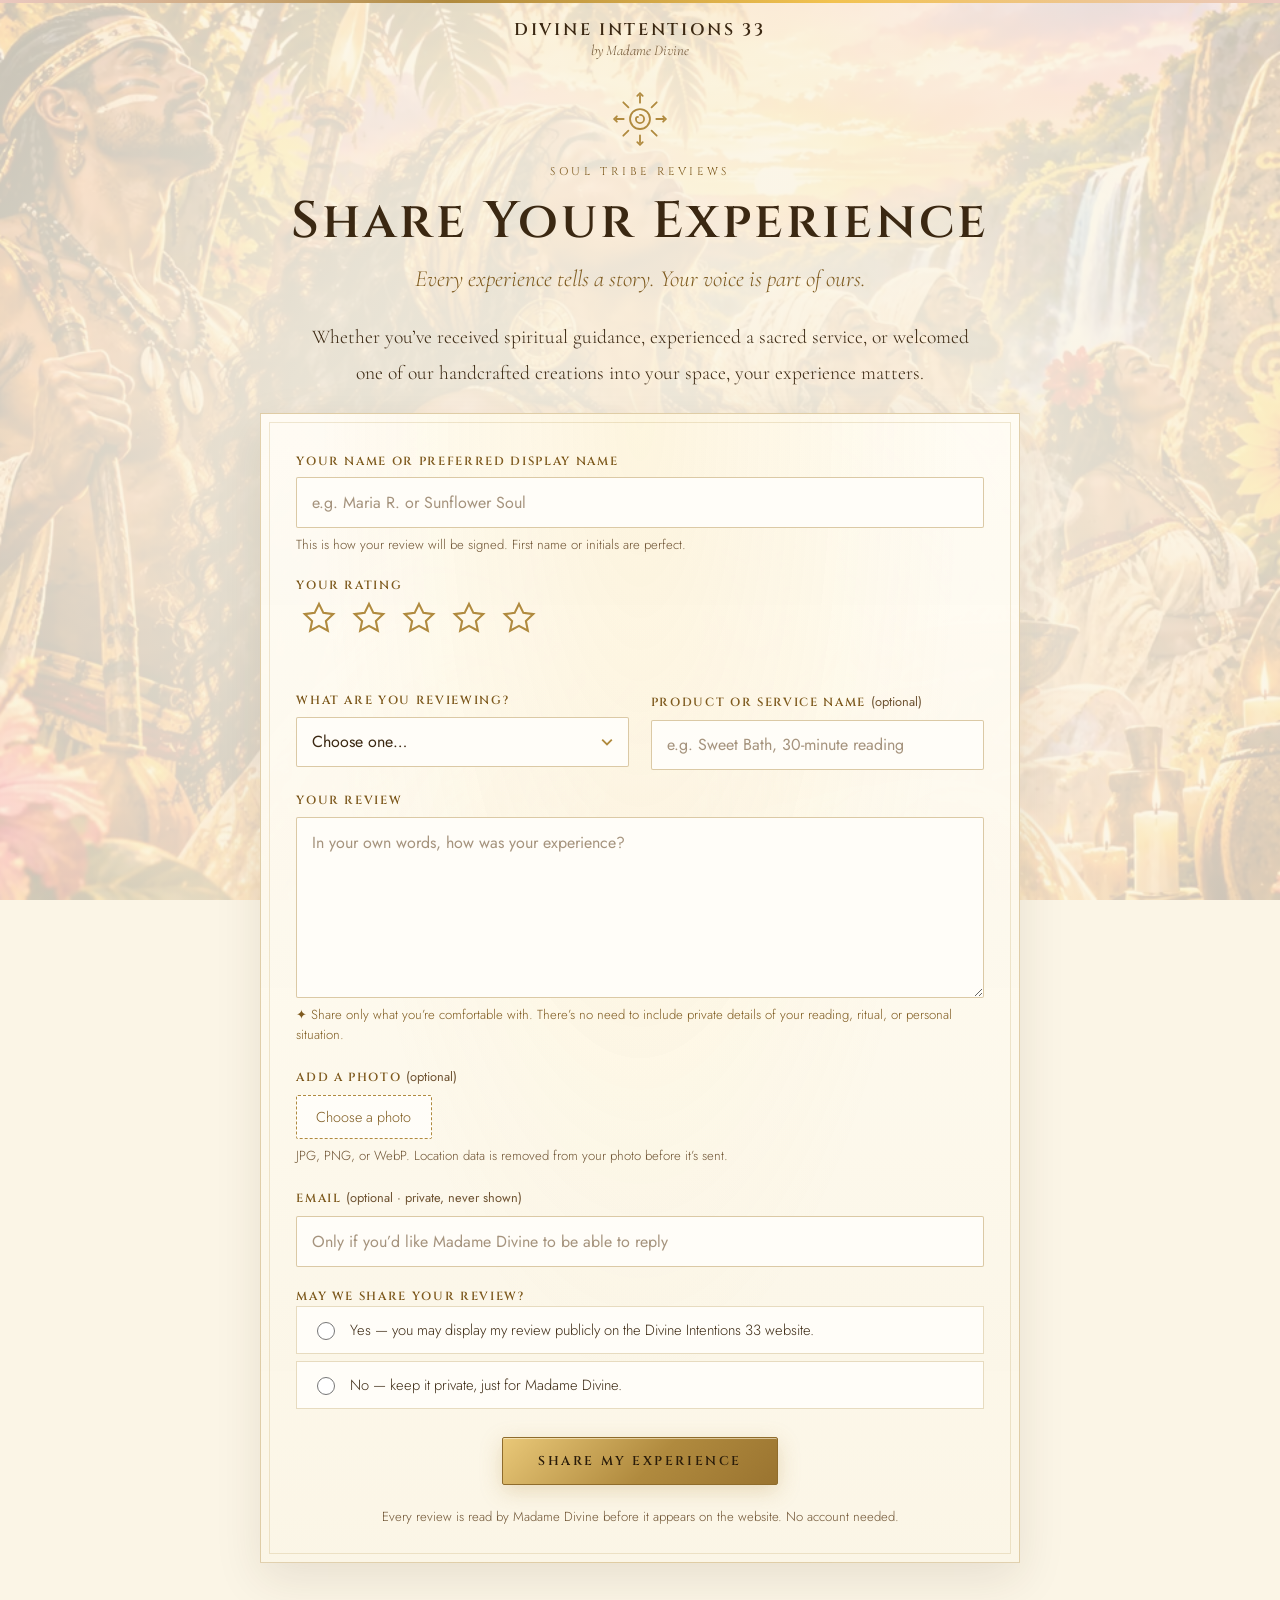
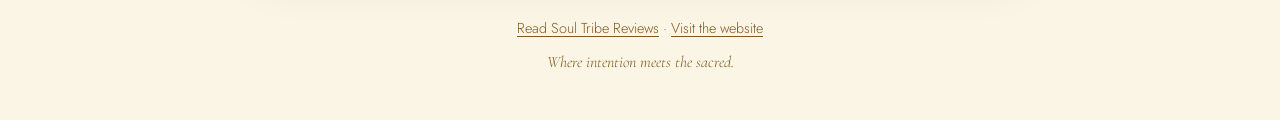
<file: leave-a-review/index.html>
<!DOCTYPE html>
<html lang="en">
<head>
<meta charset="UTF-8">
<meta name="viewport" content="width=device-width, initial-scale=1.0">
<!-- Permanent QR-code destination for printed review cards. Keep this folder name ("leave-a-review") forever. -->
<title>Leave a Review — Soul Tribe Reviews · Divine Intentions 33</title>
<meta name="description" content="Share your experience with Divine Intentions 33 by Madame Divine. Every experience tells a story. Your voice is part of ours.">
<meta name="theme-color" content="#FBF5E6">
<link rel="preconnect" href="https://fonts.googleapis.com">
<link rel="preconnect" href="https://fonts.gstatic.com" crossorigin>
<link href="https://fonts.googleapis.com/css2?family=Cormorant+Garamond:ital,wght@0,400;0,600;1,400&family=Cinzel:wght@400;600&family=Jost:wght@300;400;500&display=swap" rel="stylesheet">
<link rel="stylesheet" href="../sanctuary.css">
<link rel="stylesheet" href="../reviews.css">
<style>
  *, *::before, *::after { box-sizing: border-box; }
  body { margin: 0; font-family: 'Jost', sans-serif; font-weight: 300; color: #3B2812; }
  body::before {
    content: ''; position: fixed; top: 0; left: 0; right: 0; height: 3px; z-index: 5;
    background: linear-gradient(90deg, #EBC9C0, #B08A3E 35%, #F2C24F 65%, #EBC9C0);
  }
  .st-landing .st-section { padding-top: 0; padding-bottom: 1.5rem; }
</style>
</head>
<body class="st-sanctuary">
<div class="st-landing st-scope">
  <header class="st-landing-header">
    <a class="st-landing-logo" href="../index.html" aria-label="Divine Intentions 33 by Madame Divine — home">
      <span class="st-logo-name">DIVINE INTENTIONS 33</span>
      <span class="st-logo-by">by Madame Divine</span>
    </a>
  </header>

  <main>
    <div class="st-hero">
      <span class="st-hero-sun"><svg class="st-sun" viewBox="0 0 64 64" aria-hidden="true" focusable="false"><g fill="none" stroke="currentColor" stroke-width="2" stroke-linecap="round"><circle cx="32" cy="32" r="11"/><path d="M32 27.5a4.5 4.5 0 1 1-4.5 4.5 2.3 2.3 0 0 1 2.3-2.3"/><path d="M32 6v8M32 50v8M6 32h8M50 32h8M13.6 13.6l5.6 5.6M44.8 44.8l5.6 5.6M50.4 13.6l-5.6 5.6M19.2 44.8l-5.6 5.6"/><path d="M29 6.5l3-3 3 3M29 57.5l3 3 3-3M6.5 29l-3 3 3 3M57.5 29l3 3-3 3"/></g></svg></span>
      <p class="st-eyebrow">Soul Tribe Reviews</p>
      <h1 class="st-title">Share Your Experience</h1>
      <p class="st-subtitle">Every experience tells a story. Your voice is part of ours.</p>
      <p class="st-welcome">Whether you’ve received spiritual guidance, experienced a sacred service, or welcomed one of our handcrafted creations into your space, your experience matters.</p>
    </div>

    <div class="st-section">
      <div class="st-form-card">
        <div data-st-review-form></div>
      </div>
    </div>
  </main>

  <footer class="st-landing-foot">
    <p><a href="../index.html#reviews">Read Soul Tribe Reviews</a> · <a href="../index.html">Visit the website</a></p>
    <p class="st-tagline">Where intention meets the sacred.</p>
  </footer>
</div>
<script src="../reviews-config.js"></script>
<script src="../reviews.js"></script>
</body>
</html>
</file>
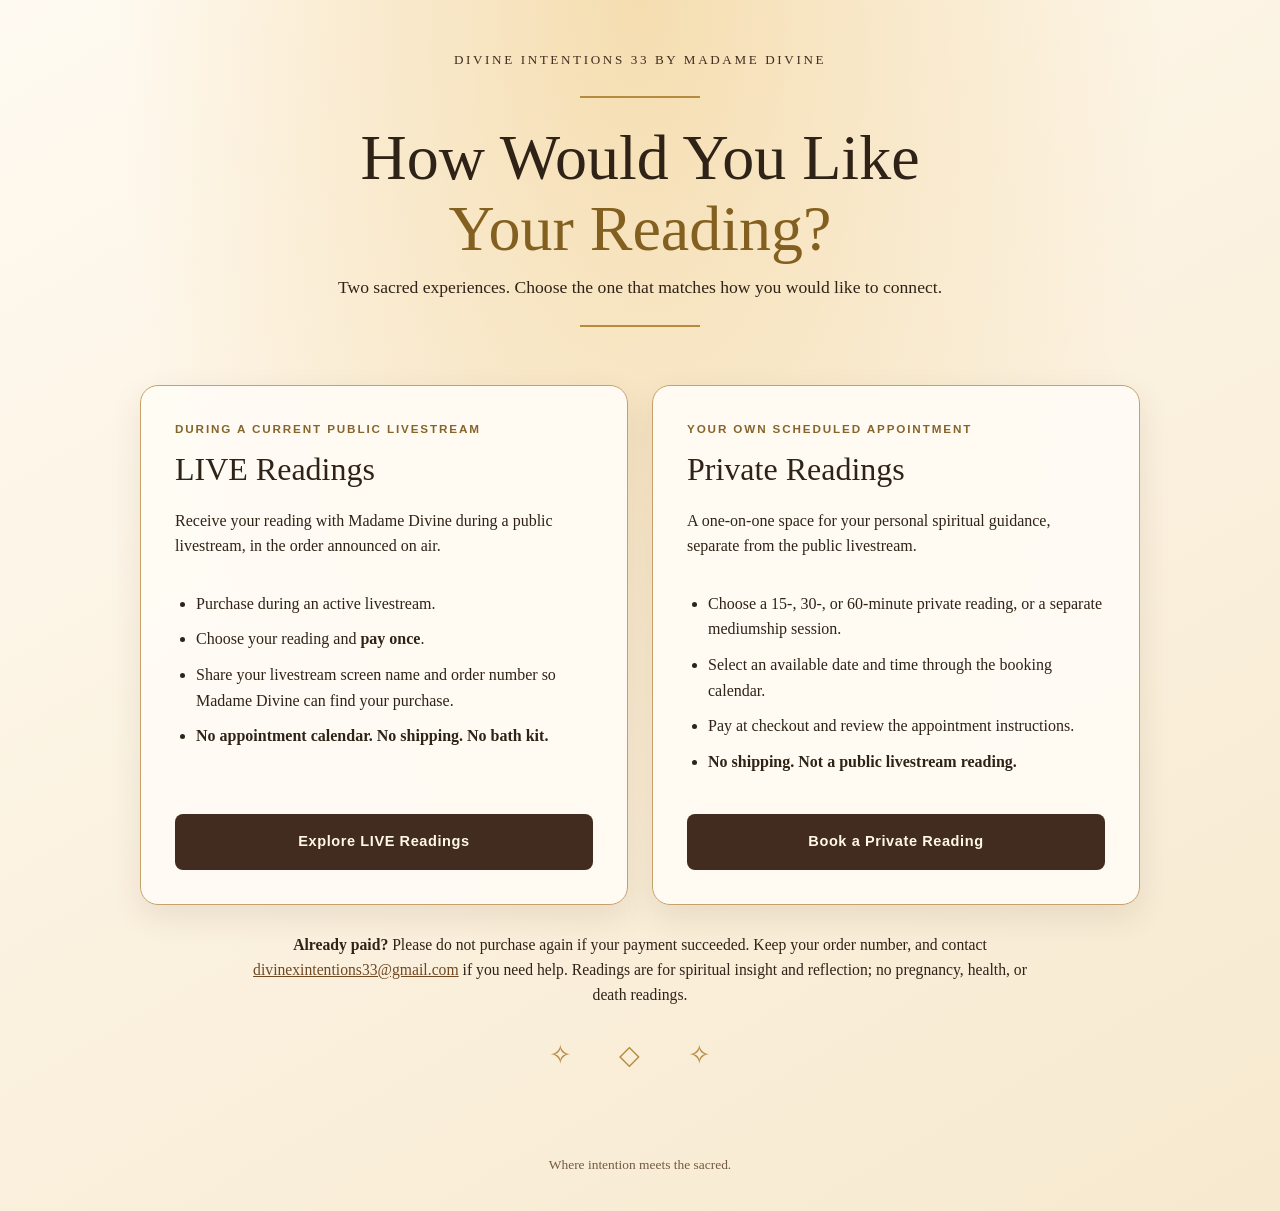
<file: choose-your-reading.html>
<!doctype html>
<html lang="en">
<head>
<meta charset="utf-8"><meta name="viewport" content="width=device-width,initial-scale=1">
<title>Choose Your Reading | Divine Intentions 33 by Madame Divine</title>
<meta name="description" content="Choose between public livestream readings and private one-on-one readings with Madame Divine.">
<style>
:root{--ink:#2f2317;--gold:#b68b40;--cream:#fff9ed;--honey:#eacb8b;--deep:#422c20}
*{box-sizing:border-box}body{margin:0;color:var(--ink);font-family:Georgia,'Times New Roman',serif;background:radial-gradient(ellipse at 50% 0%,#f5ddb0,transparent 58%),linear-gradient(150deg,#fffaf1,#f7e9cf);line-height:1.6}
header{text-align:center;padding:46px 20px 14px}header a{color:var(--deep);text-decoration:none;font-size:.82rem;letter-spacing:.2em;text-transform:uppercase}h1{font-size:clamp(2.1rem,6vw,4rem);line-height:1.12;font-weight:500;margin:24px auto 8px}header p{font-size:1.1rem;margin:0 auto;max-width:650px}
.gold{color:#836020}.rule{width:120px;height:2px;background:var(--gold);margin:24px auto}
main{max-width:1040px;margin:20px auto 64px;padding:0 20px}.cards{display:grid;grid-template-columns:repeat(2,minmax(0,1fr));gap:24px}
article{background:rgba(255,252,245,.96);border:1px solid #c6a16a;border-radius:18px;padding:34px;box-shadow:0 12px 32px rgba(74,47,19,.10);display:flex;flex-direction:column}
.eyebrow{font-family:Arial,sans-serif;text-transform:uppercase;letter-spacing:.16em;font-size:.73rem;color:#86652c;font-weight:bold}h2{font-size:2rem;font-weight:500;line-height:1.15;margin:12px 0}article p{margin:8px 0 12px}ul{padding-left:21px;margin:10px 0 30px;flex-grow:1}li{margin:10px 0}a.cta{display:block;text-align:center;background:var(--deep);color:#fff8e9;padding:16px 18px;border-radius:8px;text-decoration:none;font-family:Arial,sans-serif;font-size:.91rem;font-weight:bold;letter-spacing:.04em}a.cta:hover,a.cta:focus{background:#6b4527;outline:2px solid var(--gold);outline-offset:2px}
.note{margin:27px auto 0;max-width:800px;text-align:center;font-size:.98rem}.note a{color:#704820}.ornament{text-align:center;letter-spacing:.75em;font-size:1.7rem;color:var(--gold)}footer{text-align:center;padding:12px 20px 36px;color:#735a40;font-size:.84rem}
@media(max-width:720px){.cards{grid-template-columns:1fr}article{padding:26px}header{padding-top:28px}main{margin-top:10px}h2{font-size:1.8rem}}
</style>
</head>
<body>
<header><a href="./index.html">Divine Intentions 33 by Madame Divine</a><div class="rule"></div><h1>How Would You Like<br><span class="gold">Your Reading?</span></h1><p>Two sacred experiences. Choose the one that matches how you would like to connect.</p><div class="rule"></div></header>
<main><div class="cards">
<article><div class="eyebrow">During a current public livestream</div><h2>LIVE Readings</h2><p>Receive your reading with Madame Divine during a public livestream, in the order announced on air.</p><ul><li>Purchase during an active livestream.</li><li>Choose your reading and <strong>pay once</strong>.</li><li>Share your livestream screen name and order number so Madame Divine can find your purchase.</li><li><strong>No appointment calendar. No shipping. No bath kit.</strong></li></ul><a class="cta" href="https://shopdivineintentions33.myshopify.com/collections/live-stream-readings">Explore LIVE Readings</a></article>
<article><div class="eyebrow">Your own scheduled appointment</div><h2>Private Readings</h2><p>A one-on-one space for your personal spiritual guidance, separate from the public livestream.</p><ul><li>Choose a 15-, 30-, or 60-minute private reading, or a separate mediumship session.</li><li>Select an available date and time through the booking calendar.</li><li>Pay at checkout and review the appointment instructions.</li><li><strong>No shipping. Not a public livestream reading.</strong></li></ul><a class="cta" href="https://shopdivineintentions33.myshopify.com/collections/private-readings">Book a Private Reading</a></article>
</div>
<p class="note"><strong>Already paid?</strong> Please do not purchase again if your payment succeeded. Keep your order number, and contact <a href="mailto:divinexintentions33@gmail.com">divinexintentions33@gmail.com</a> if you need help. Readings are for spiritual insight and reflection; no pregnancy, health, or death readings.</p><p class="ornament" aria-hidden="true">✧ ◇ ✧</p></main>
<footer>Where intention meets the sacred.</footer>
</body></html>
</file>
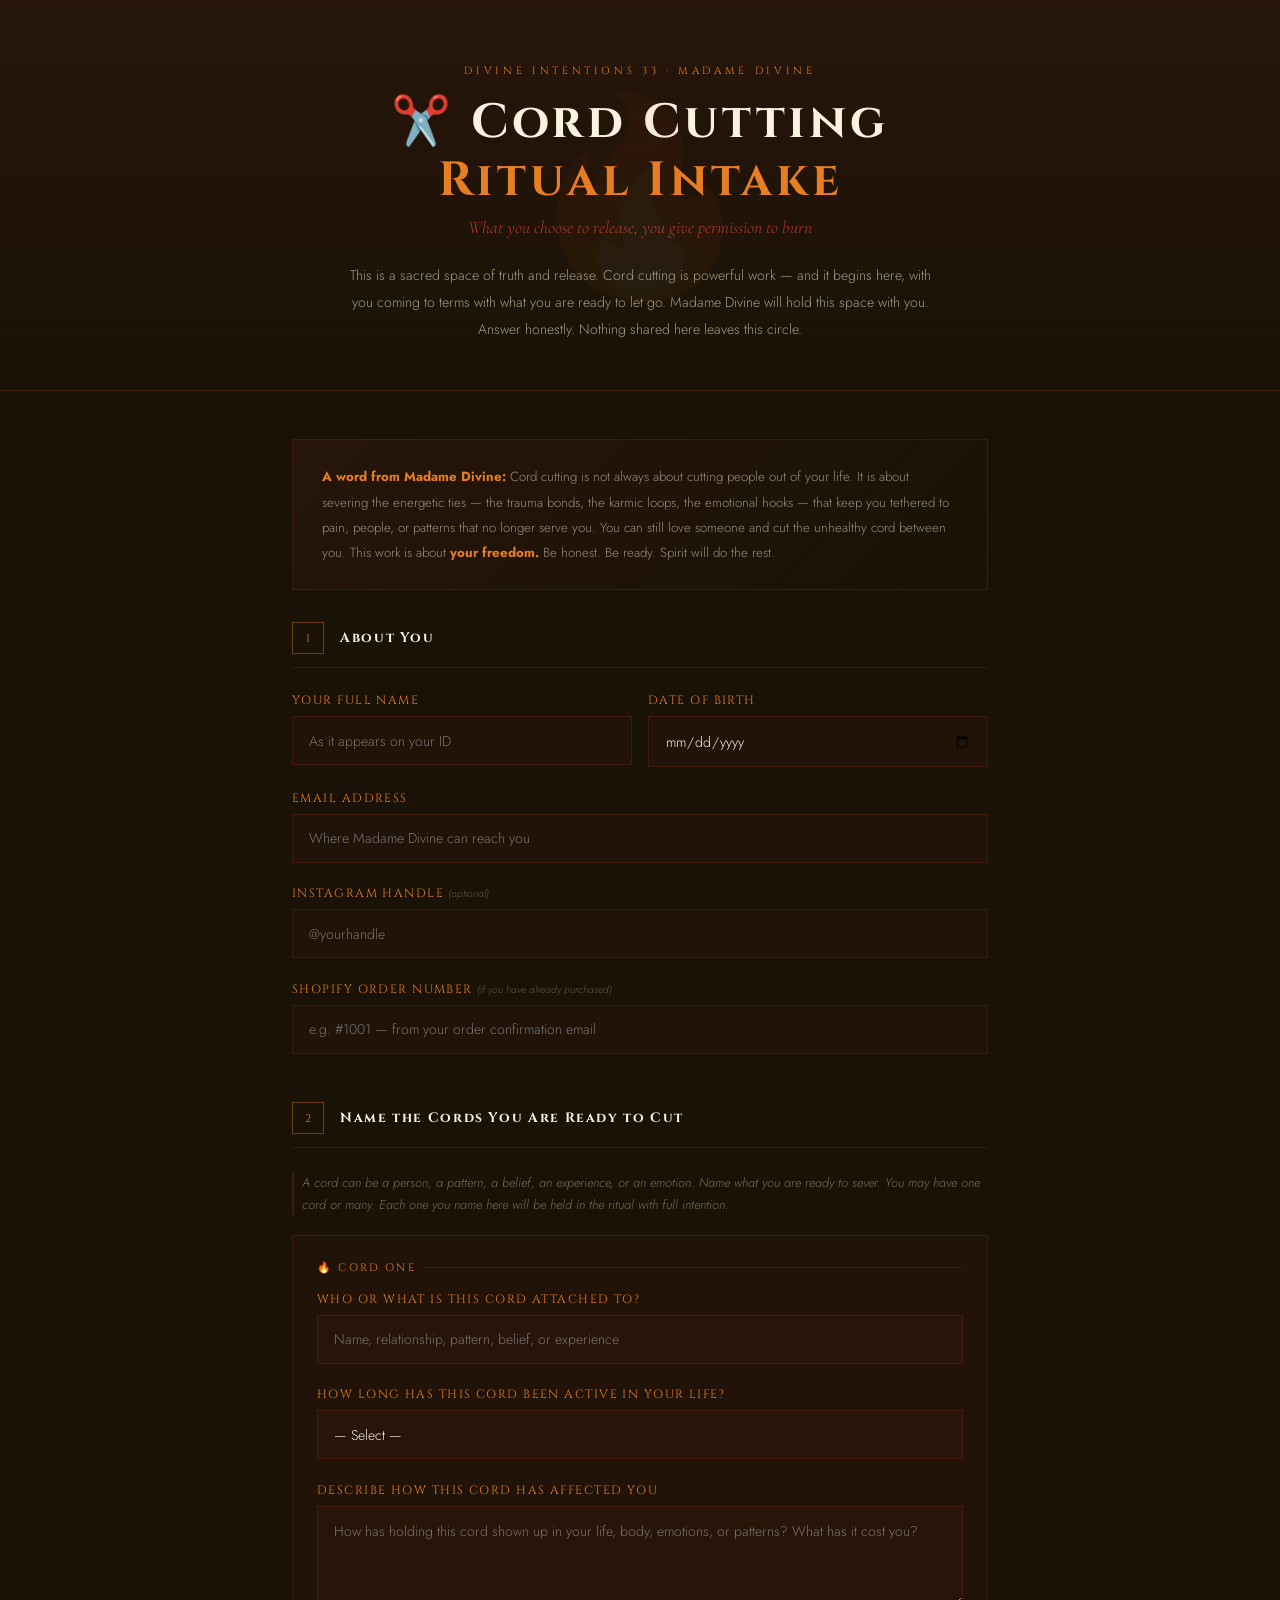
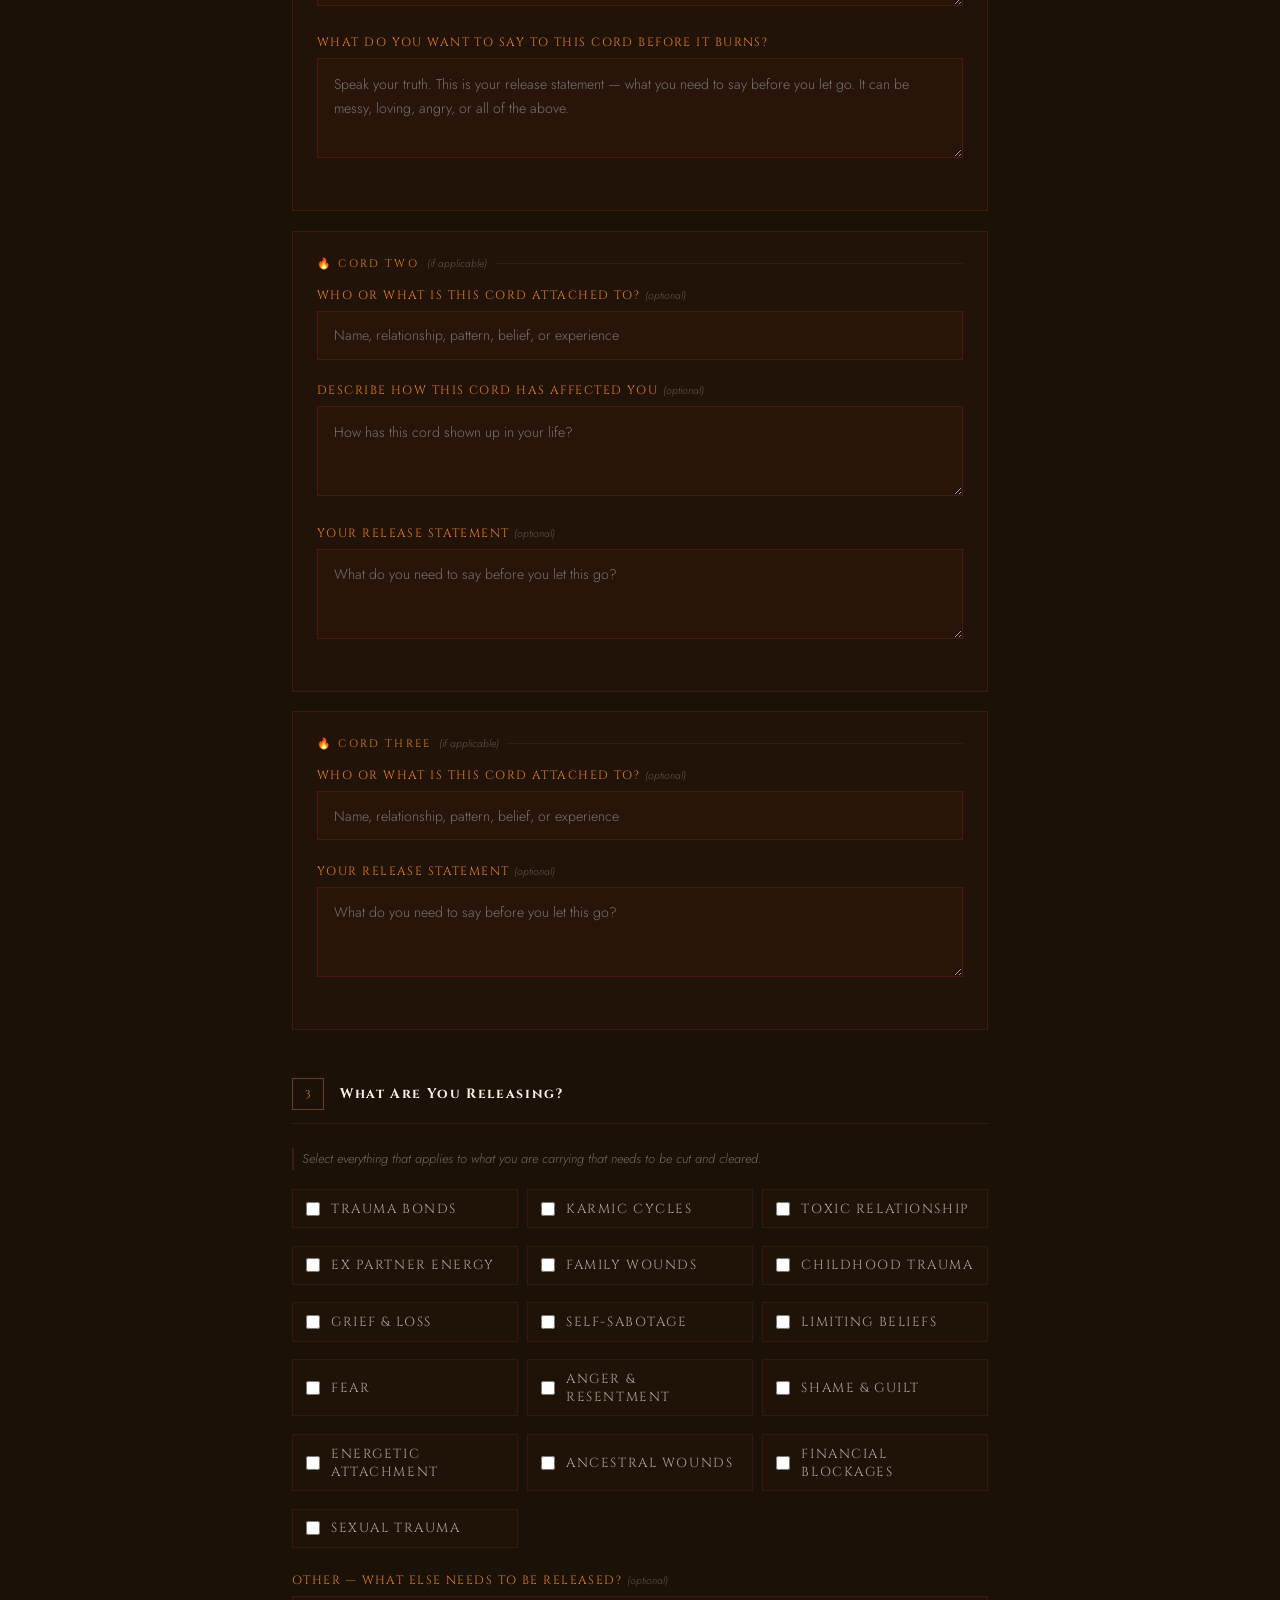
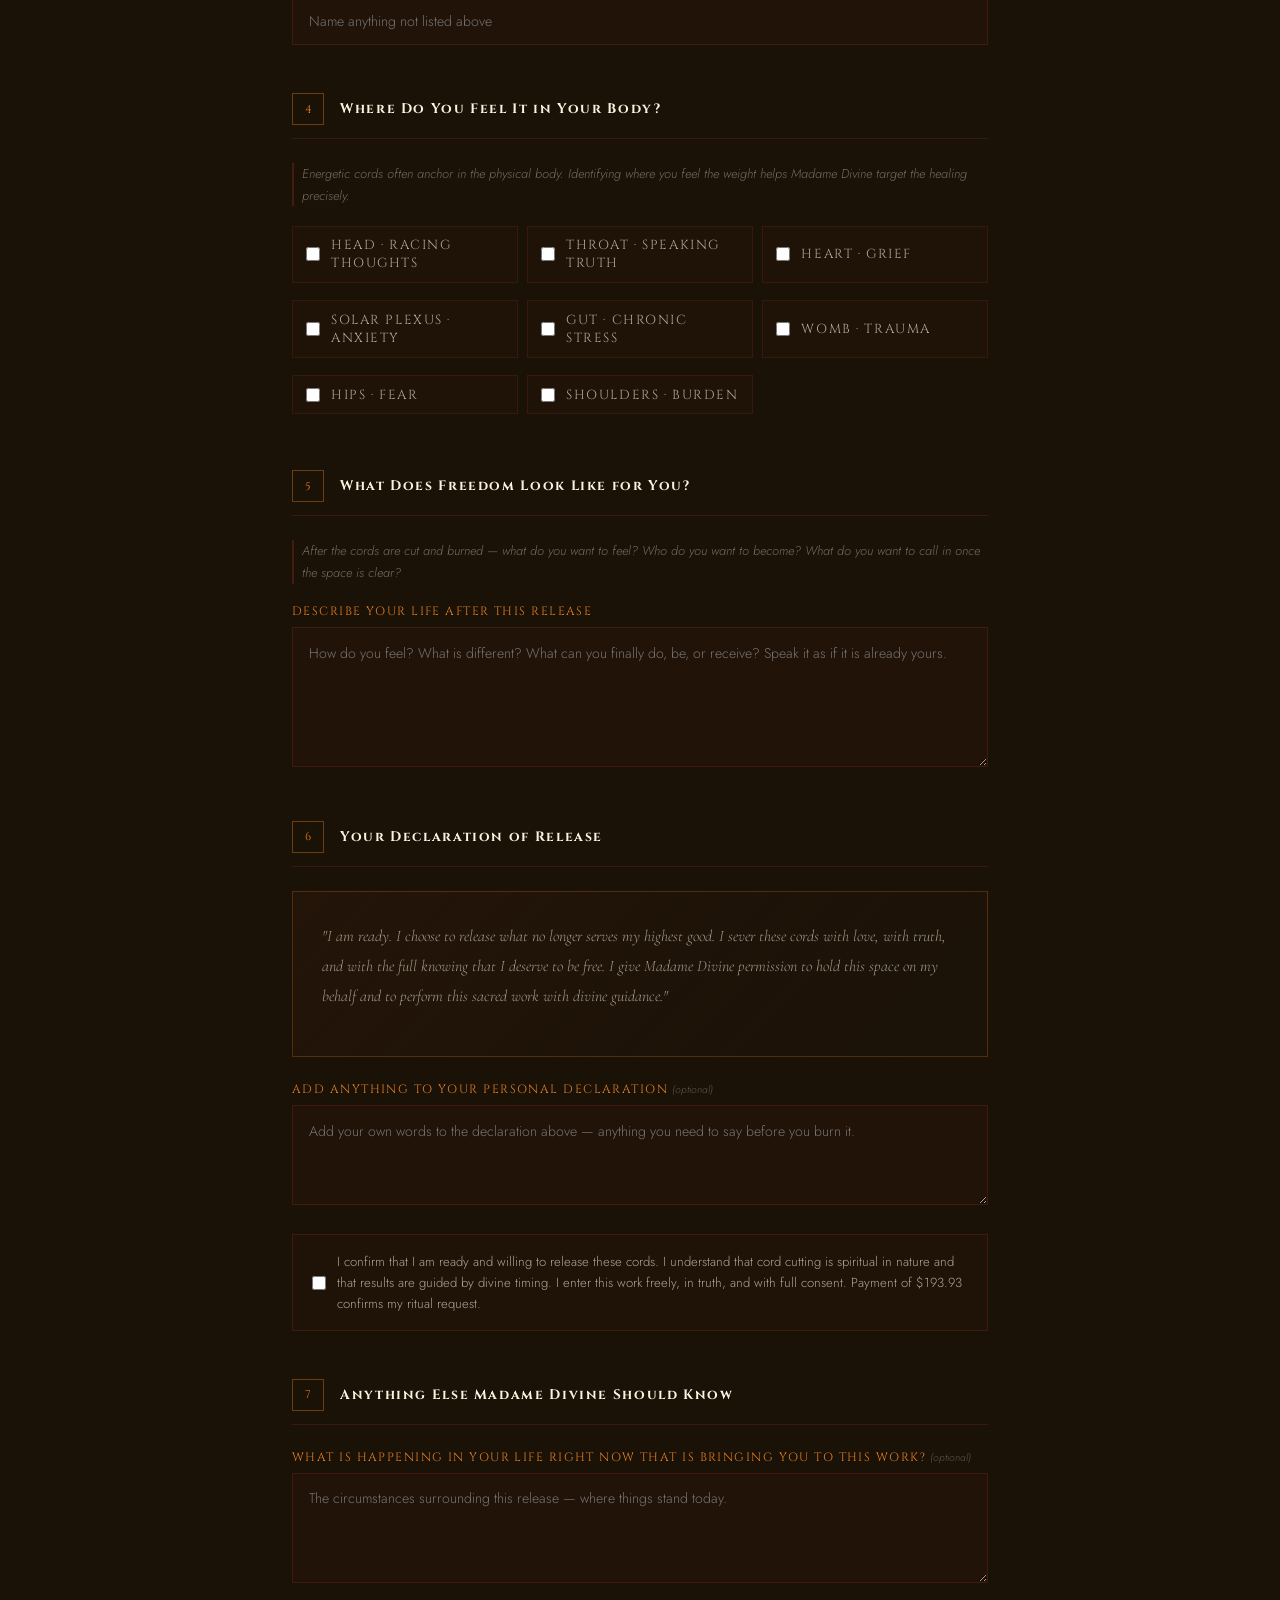
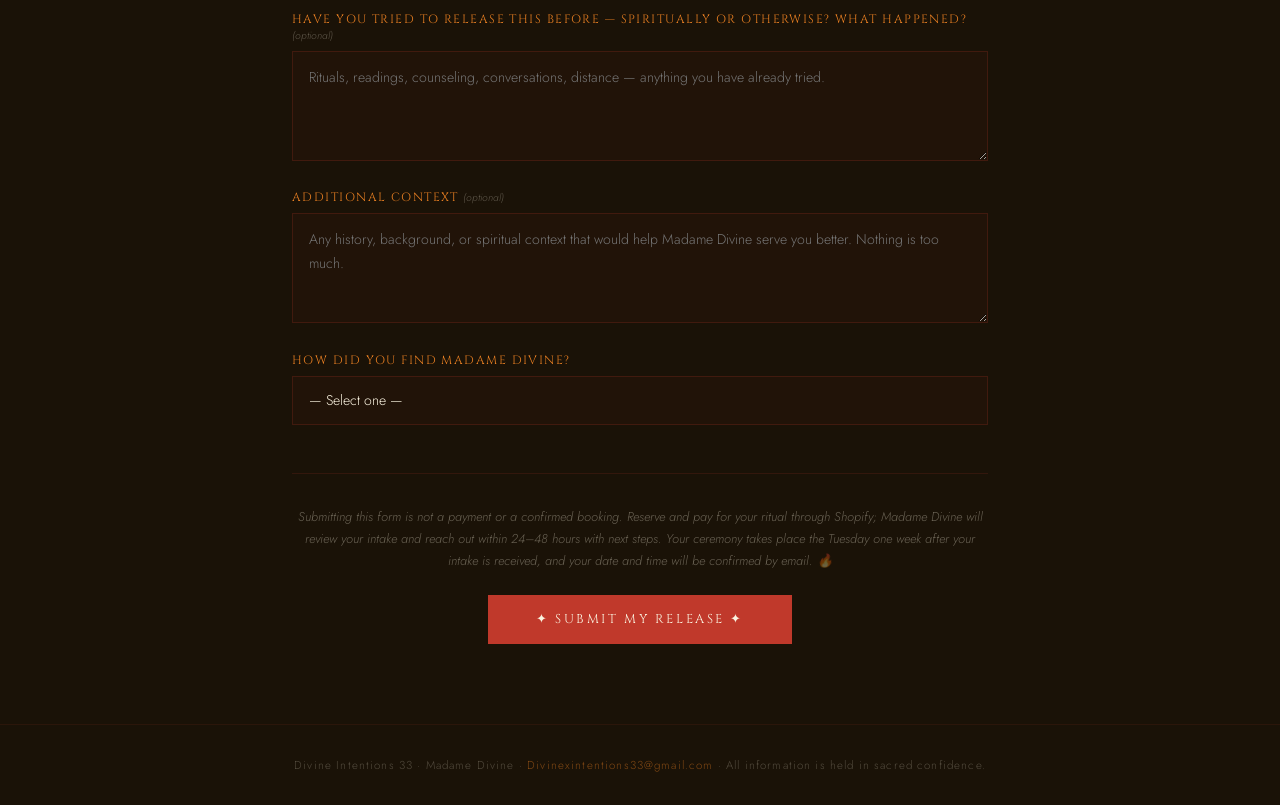
<file: cord-cutting-intake.html>
<!DOCTYPE html>
<html lang="en">
<head>
<meta charset="UTF-8">
<meta name="viewport" content="width=device-width, initial-scale=1.0">
<title>Cord Cutting Ritual Intake · Divine Intentions 33</title>
<link href="https://fonts.googleapis.com/css2?family=Cormorant+Garamond:ital,wght@0,300;0,400;0,600;1,300;1,400&family=Cinzel:wght@400;600&family=Jost:wght@300;400;500&display=swap" rel="stylesheet">
<style>
  :root {
    --gold: #C9A84C;
    --gold-light: #E8C97A;
    --cream: #FAF3E0;
    --dark: #1A1207;
    --ember: #C0392B;
    --ember-light: #E74C3C;
    --ember-warm: #E67E22;
    --smoke: rgba(192,57,43,0.15);
  }

  * { margin: 0; padding: 0; box-sizing: border-box; }
  html { scroll-behavior: smooth; }

  body {
    background: var(--dark);
    color: var(--cream);
    font-family: 'Jost', sans-serif;
    font-weight: 300;
    min-height: 100vh;
  }

  .intake-header {
    text-align: center;
    padding: 4rem 2rem 3rem;
    background: linear-gradient(180deg, rgba(192,57,43,0.08) 0%, transparent 100%);
    border-bottom: 1px solid rgba(192,57,43,0.2);
    position: relative;
    overflow: hidden;
  }

  .intake-header::before {
    content: '🔥';
    position: absolute;
    font-size: 12rem;
    opacity: 0.04;
    top: 50%; left: 50%;
    transform: translate(-50%, -50%);
    pointer-events: none;
  }

  .brand-tag {
    font-family: 'Cinzel', serif;
    font-size: 0.65rem;
    letter-spacing: 0.35em;
    text-transform: uppercase;
    color: var(--ember-warm);
    display: block;
    margin-bottom: 1rem;
  }

  .intake-title {
    font-family: 'Cinzel', serif;
    font-size: clamp(1.8rem, 5vw, 3rem);
    color: var(--cream);
    letter-spacing: 0.08em;
    margin-bottom: 0.5rem;
    line-height: 1.2;
  }

  .intake-title span { color: var(--ember-warm); }

  .intake-subtitle {
    font-family: 'Cormorant Garamond', serif;
    font-style: italic;
    font-size: 1.1rem;
    color: rgba(231,76,60,0.7);
    margin-bottom: 1.5rem;
  }

  .intake-intro {
    max-width: 600px;
    margin: 0 auto;
    font-size: 0.88rem;
    line-height: 1.9;
    color: rgba(250,243,224,0.6);
  }

  .form-wrap {
    max-width: 760px;
    margin: 0 auto;
    padding: 3rem 2rem 5rem;
  }

  .form-section { margin-bottom: 3rem; }

  .form-section-header {
    display: flex;
    align-items: center;
    gap: 1rem;
    margin-bottom: 1.5rem;
    padding-bottom: 0.8rem;
    border-bottom: 1px solid rgba(192,57,43,0.2);
  }

  .section-num {
    font-family: 'Cinzel', serif;
    font-size: 0.7rem;
    color: var(--ember-warm);
    border: 1px solid rgba(230,126,34,0.4);
    min-width: 2rem;
    height: 2rem;
    display: flex;
    align-items: center;
    justify-content: center;
    flex-shrink: 0;
  }

  .form-section-header h2 {
    font-family: 'Cinzel', serif;
    font-size: 0.85rem;
    letter-spacing: 0.12em;
    color: var(--cream);
  }

  .section-guide {
    font-size: 0.8rem;
    color: rgba(250,243,224,0.4);
    font-style: italic;
    line-height: 1.7;
    margin-bottom: 1.2rem;
    padding-left: 0.5rem;
    border-left: 2px solid rgba(192,57,43,0.25);
  }

  .field-group { margin-bottom: 1.4rem; }

  label {
    display: block;
    font-size: 0.75rem;
    letter-spacing: 0.12em;
    text-transform: uppercase;
    color: var(--ember-warm);
    margin-bottom: 0.5rem;
    font-family: 'Cinzel', serif;
  }

  label .optional {
    font-family: 'Jost', sans-serif;
    font-size: 0.65rem;
    text-transform: none;
    letter-spacing: 0;
    color: rgba(250,243,224,0.3);
    font-style: italic;
  }

  input[type="text"],
  input[type="email"],
  input[type="date"],
  select,
  textarea {
    width: 100%;
    background: rgba(192,57,43,0.04);
    border: 1px solid rgba(192,57,43,0.2);
    color: var(--cream);
    font-family: 'Jost', sans-serif;
    font-size: 0.88rem;
    font-weight: 300;
    padding: 0.85rem 1rem;
    outline: none;
    transition: border-color 0.3s, background 0.3s;
    border-radius: 0;
    -webkit-appearance: none;
  }

  input:focus, select:focus, textarea:focus {
    border-color: rgba(230,126,34,0.6);
    background: rgba(230,126,34,0.05);
  }

  textarea { resize: vertical; min-height: 110px; line-height: 1.7; }
  select option { background: #1A1207; }

  .field-hint {
    font-size: 0.72rem;
    color: rgba(250,243,224,0.3);
    margin-top: 0.4rem;
    font-style: italic;
    line-height: 1.5;
  }

  .two-col {
    display: grid;
    grid-template-columns: 1fr 1fr;
    gap: 1rem;
  }

  .check-group {
    display: grid;
    grid-template-columns: repeat(auto-fill, minmax(200px, 1fr));
    gap: 0.6rem;
  }

  .check-item {
    display: flex;
    align-items: center;
    gap: 0.7rem;
    padding: 0.6rem 0.8rem;
    border: 1px solid rgba(192,57,43,0.15);
    background: rgba(192,57,43,0.03);
    cursor: pointer;
    transition: all 0.2s;
    font-size: 0.82rem;
    color: rgba(250,243,224,0.65);
  }

  .check-item:hover {
    border-color: rgba(230,126,34,0.4);
    background: rgba(230,126,34,0.06);
  }

  .check-item input[type="checkbox"] {
    width: 14px;
    height: 14px;
    accent-color: var(--ember);
    flex-shrink: 0;
  }

  .sacred-note {
    border: 1px solid rgba(192,57,43,0.2);
    background: linear-gradient(135deg, rgba(192,57,43,0.07) 0%, transparent 100%);
    padding: 1.5rem 1.8rem;
    margin-bottom: 2rem;
    font-size: 0.83rem;
    line-height: 1.9;
    color: rgba(250,243,224,0.55);
  }

  .sacred-note strong { color: var(--ember-warm); }

  /* Cord naming cards */
  .cord-card {
    border: 1px solid rgba(192,57,43,0.2);
    background: rgba(192,57,43,0.04);
    padding: 1.5rem;
    margin-bottom: 1.2rem;
    position: relative;
  }

  .cord-card-label {
    font-family: 'Cinzel', serif;
    font-size: 0.68rem;
    letter-spacing: 0.2em;
    color: var(--ember-warm);
    text-transform: uppercase;
    margin-bottom: 1rem;
    display: flex;
    align-items: center;
    gap: 0.5rem;
  }

  .cord-card-label::after {
    content: '';
    flex: 1;
    height: 1px;
    background: rgba(192,57,43,0.15);
  }

  .submit-area {
    text-align: center;
    padding-top: 2rem;
    border-top: 1px solid rgba(192,57,43,0.15);
  }

  .submit-area p {
    font-size: 0.8rem;
    color: rgba(250,243,224,0.35);
    margin-bottom: 1.5rem;
    font-style: italic;
    line-height: 1.7;
  }

  .btn-submit {
    background: var(--ember);
    color: var(--cream);
    border: none;
    padding: 1rem 3rem;
    font-family: 'Cinzel', serif;
    font-size: 0.8rem;
    letter-spacing: 0.2em;
    cursor: pointer;
    transition: all 0.3s;
    text-transform: uppercase;
  }

  .btn-submit:hover {
    background: var(--ember-light);
    transform: translateY(-2px);
    box-shadow: 0 8px 30px rgba(192,57,43,0.4);
  }

  .success-msg {
    display: none;
    background: rgba(192,57,43,0.07);
    border: 1px solid rgba(192,57,43,0.25);
    padding: 2rem;
    text-align: center;
    margin-top: 2rem;
  }

  .success-msg h3 {
    font-family: 'Cinzel', serif;
    color: var(--ember-warm);
    margin-bottom: 0.5rem;
    font-size: 1rem;
    letter-spacing: 0.1em;
  }

  .success-msg p { font-size: 0.85rem; color: rgba(250,243,224,0.6); line-height: 1.7; }

  /* Release declaration box */
  .declaration-wrap {
    border: 1px solid rgba(230,126,34,0.25);
    background: linear-gradient(135deg, rgba(192,57,43,0.06) 0%, rgba(26,18,7,0.8) 100%);
    padding: 1.8rem;
    margin-bottom: 1.5rem;
  }

  .declaration-wrap p {
    font-family: 'Cormorant Garamond', serif;
    font-style: italic;
    font-size: 1rem;
    color: rgba(250,243,224,0.6);
    line-height: 1.9;
    margin-bottom: 1rem;
  }

  footer {
    text-align: center;
    padding: 2rem;
    border-top: 1px solid rgba(192,57,43,0.1);
    font-size: 0.72rem;
    color: rgba(250,243,224,0.25);
    letter-spacing: 0.1em;
  }

  footer a { color: rgba(230,126,34,0.5); text-decoration: none; }

  @media (max-width: 600px) {
    .two-col { grid-template-columns: 1fr; }
    .check-group { grid-template-columns: 1fr 1fr; }
    .form-wrap { padding: 2rem 1.2rem 4rem; }
  }
</style>
</head>
<body>

<div class="intake-header">
  <span class="brand-tag">Divine Intentions 33 · Madame Divine</span>
  <h1 class="intake-title">✂️ Cord Cutting<br><span>Ritual Intake</span></h1>
  <p class="intake-subtitle">What you choose to release, you give permission to burn</p>
  <p class="intake-intro">
    This is a sacred space of truth and release. Cord cutting is powerful work — and it begins here, with you coming to terms with what you are ready to let go. Madame Divine will hold this space with you. Answer honestly. Nothing shared here leaves this circle.
  </p>
</div>

<div class="form-wrap">

  <div class="sacred-note">
    <strong>A word from Madame Divine:</strong> Cord cutting is not always about cutting people out of your life. It is about severing the energetic ties — the trauma bonds, the karmic loops, the emotional hooks — that keep you tethered to pain, people, or patterns that no longer serve you. You can still love someone and cut the unhealthy cord between you. This work is about <strong>your freedom.</strong> Be honest. Be ready. Spirit will do the rest.
  </div>

  <form id="cordForm" onsubmit="handleSubmit(event)">

    <!-- SECTION 1: YOU -->
    <div class="form-section">
      <div class="form-section-header">
        <span class="section-num">1</span>
        <h2>About You</h2>
      </div>

      <div class="two-col">
        <div class="field-group">
          <label>Your Full Name</label>
          <input type="text" name="name" placeholder="As it appears on your ID" required />
        </div>
        <div class="field-group">
          <label>Date of Birth</label>
          <input type="date" name="dob" required />
        </div>
      </div>

      <div class="field-group">
        <label>Email Address</label>
        <input type="email" name="email" placeholder="Where Madame Divine can reach you" required />
      </div>

      <div class="field-group">
        <label>Instagram Handle <span class="optional">(optional)</span></label>
        <input type="text" name="instagram" placeholder="@yourhandle" />
      </div>

      <div class="field-group">
        <label for="order_number">Shopify Order Number <span class="optional">(if you have already purchased)</span></label>
        <input type="text" id="order_number" name="order_number" placeholder="e.g. #1001 — from your order confirmation email" autocomplete="off" />
      </div>
    </div>

    <!-- SECTION 2: THE CORDS -->
    <div class="form-section">
      <div class="form-section-header">
        <span class="section-num">2</span>
        <h2>Name the Cords You Are Ready to Cut</h2>
      </div>
      <p class="section-guide">
        A cord can be a person, a pattern, a belief, an experience, or an emotion. Name what you are ready to sever. You may have one cord or many. Each one you name here will be held in the ritual with full intention.
      </p>

      <div class="cord-card">
        <div class="cord-card-label">🔥 Cord One</div>
        <div class="field-group">
          <label>Who or what is this cord attached to?</label>
          <input type="text" name="cord1_who" placeholder="Name, relationship, pattern, belief, or experience" />
        </div>
        <div class="field-group">
          <label>How long has this cord been active in your life?</label>
          <select name="cord1_duration">
            <option value="">— Select —</option>
            <option>Less than 1 year</option>
            <option>1–3 years</option>
            <option>3–5 years</option>
            <option>5–10 years</option>
            <option>More than 10 years</option>
            <option>Most of my life / childhood</option>
          </select>
        </div>
        <div class="field-group">
          <label>Describe how this cord has affected you</label>
          <textarea name="cord1_impact" placeholder="How has holding this cord shown up in your life, body, emotions, or patterns? What has it cost you?" style="min-height:100px;"></textarea>
        </div>
        <div class="field-group">
          <label>What do you want to say to this cord before it burns?</label>
          <textarea name="cord1_release" placeholder="Speak your truth. This is your release statement — what you need to say before you let go. It can be messy, loving, angry, or all of the above." style="min-height:100px;"></textarea>
        </div>
      </div>

      <div class="cord-card">
        <div class="cord-card-label">🔥 Cord Two <span style="font-family:'Jost';font-size:0.65rem;text-transform:none;letter-spacing:0;color:rgba(250,243,224,0.3);font-style:italic;">(if applicable)</span></div>
        <div class="field-group">
          <label>Who or what is this cord attached to? <span class="optional">(optional)</span></label>
          <input type="text" name="cord2_who" placeholder="Name, relationship, pattern, belief, or experience" />
        </div>
        <div class="field-group">
          <label>Describe how this cord has affected you <span class="optional">(optional)</span></label>
          <textarea name="cord2_impact" placeholder="How has this cord shown up in your life?" style="min-height:90px;"></textarea>
        </div>
        <div class="field-group">
          <label>Your release statement <span class="optional">(optional)</span></label>
          <textarea name="cord2_release" placeholder="What do you need to say before you let this go?" style="min-height:90px;"></textarea>
        </div>
      </div>

      <div class="cord-card">
        <div class="cord-card-label">🔥 Cord Three <span style="font-family:'Jost';font-size:0.65rem;text-transform:none;letter-spacing:0;color:rgba(250,243,224,0.3);font-style:italic;">(if applicable)</span></div>
        <div class="field-group">
          <label>Who or what is this cord attached to? <span class="optional">(optional)</span></label>
          <input type="text" name="cord3_who" placeholder="Name, relationship, pattern, belief, or experience" />
        </div>
        <div class="field-group">
          <label>Your release statement <span class="optional">(optional)</span></label>
          <textarea name="cord3_release" placeholder="What do you need to say before you let this go?" style="min-height:90px;"></textarea>
        </div>
      </div>
    </div>

    <!-- SECTION 3: WHAT IS ATTACHED -->
    <div class="form-section">
      <div class="form-section-header">
        <span class="section-num">3</span>
        <h2>What Are You Releasing?</h2>
      </div>
      <p class="section-guide">Select everything that applies to what you are carrying that needs to be cut and cleared.</p>

      <div class="check-group">
        <label class="check-item"><input type="checkbox" name="releasing" value="Trauma bonds" /> Trauma bonds</label>
        <label class="check-item"><input type="checkbox" name="releasing" value="Karmic cycles" /> Karmic cycles</label>
        <label class="check-item"><input type="checkbox" name="releasing" value="Toxic relationship" /> Toxic relationship</label>
        <label class="check-item"><input type="checkbox" name="releasing" value="Ex partner energy" /> Ex partner energy</label>
        <label class="check-item"><input type="checkbox" name="releasing" value="Family wounds" /> Family wounds</label>
        <label class="check-item"><input type="checkbox" name="releasing" value="Childhood trauma" /> Childhood trauma</label>
        <label class="check-item"><input type="checkbox" name="releasing" value="Grief" /> Grief & loss</label>
        <label class="check-item"><input type="checkbox" name="releasing" value="Self-sabotage patterns" /> Self-sabotage</label>
        <label class="check-item"><input type="checkbox" name="releasing" value="Limiting beliefs" /> Limiting beliefs</label>
        <label class="check-item"><input type="checkbox" name="releasing" value="Fear" /> Fear</label>
        <label class="check-item"><input type="checkbox" name="releasing" value="Anger & resentment" /> Anger & resentment</label>
        <label class="check-item"><input type="checkbox" name="releasing" value="Shame & guilt" /> Shame & guilt</label>
        <label class="check-item"><input type="checkbox" name="releasing" value="Energetic attachment" /> Energetic attachment</label>
        <label class="check-item"><input type="checkbox" name="releasing" value="Ancestral wounds" /> Ancestral wounds</label>
        <label class="check-item"><input type="checkbox" name="releasing" value="Financial blockages" /> Financial blockages</label>
        <label class="check-item"><input type="checkbox" name="releasing" value="Sexual trauma" /> Sexual trauma</label>
      </div>

      <div class="field-group" style="margin-top:1rem;">
        <label>Other — what else needs to be released? <span class="optional">(optional)</span></label>
        <input type="text" name="releasing_other" placeholder="Name anything not listed above" />
      </div>
    </div>

    <!-- SECTION 4: WHERE YOU FEEL IT -->
    <div class="form-section">
      <div class="form-section-header">
        <span class="section-num">4</span>
        <h2>Where Do You Feel It in Your Body?</h2>
      </div>
      <p class="section-guide">Energetic cords often anchor in the physical body. Identifying where you feel the weight helps Madame Divine target the healing precisely.</p>

      <div class="check-group">
        <label class="check-item"><input type="checkbox" name="body" value="Head/mind — racing thoughts" /> Head · racing thoughts</label>
        <label class="check-item"><input type="checkbox" name="body" value="Throat — difficulty speaking truth" /> Throat · speaking truth</label>
        <label class="check-item"><input type="checkbox" name="body" value="Heart — heartbreak, grief" /> Heart · grief</label>
        <label class="check-item"><input type="checkbox" name="body" value="Solar plexus — anxiety, powerlessness" /> Solar plexus · anxiety</label>
        <label class="check-item"><input type="checkbox" name="body" value="Gut — chronic stress, digestive issues" /> Gut · chronic stress</label>
        <label class="check-item"><input type="checkbox" name="body" value="Womb — trauma, cycles" /> Womb · trauma</label>
        <label class="check-item"><input type="checkbox" name="body" value="Hips and lower back — fear, instability" /> Hips · fear</label>
        <label class="check-item"><input type="checkbox" name="body" value="Shoulders — carrying others' weight" /> Shoulders · burden</label>
      </div>
    </div>

    <!-- SECTION 5: WHAT YOU WANT AFTER -->
    <div class="form-section">
      <div class="form-section-header">
        <span class="section-num">5</span>
        <h2>What Does Freedom Look Like for You?</h2>
      </div>
      <p class="section-guide">After the cords are cut and burned — what do you want to feel? Who do you want to become? What do you want to call in once the space is clear?</p>

      <div class="field-group">
        <label>Describe your life after this release</label>
        <textarea name="freedom_vision" placeholder="How do you feel? What is different? What can you finally do, be, or receive? Speak it as if it is already yours." style="min-height:140px;"></textarea>
      </div>
    </div>

    <!-- SECTION 6: DECLARATION -->
    <div class="form-section">
      <div class="form-section-header">
        <span class="section-num">6</span>
        <h2>Your Declaration of Release</h2>
      </div>

      <div class="declaration-wrap">
        <p>"I am ready. I choose to release what no longer serves my highest good. I sever these cords with love, with truth, and with the full knowing that I deserve to be free. I give Madame Divine permission to hold this space on my behalf and to perform this sacred work with divine guidance."</p>
      </div>

      <div class="field-group">
        <label>Add anything to your personal declaration <span class="optional">(optional)</span></label>
        <textarea name="personal_declaration" placeholder="Add your own words to the declaration above — anything you need to say before you burn it." style="min-height:100px;"></textarea>
      </div>

      <div class="field-group">
        <label class="check-item" style="display:flex;padding:1rem 1.2rem;border:1px solid rgba(192,57,43,0.2);">
          <input type="checkbox" name="consent" required style="margin-top:2px;" />
          <span style="font-size:0.82rem;color:rgba(250,243,224,0.65);font-family:'Jost',sans-serif;text-transform:none;letter-spacing:0;line-height:1.6;">
            I confirm that I am ready and willing to release these cords. I understand that cord cutting is spiritual in nature and that results are guided by divine timing. I enter this work freely, in truth, and with full consent. Payment of $193.93 confirms my ritual request.
          </span>
        </label>
      </div>
    </div>

    <!-- SECTION 7: ANYTHING ELSE -->
    <div class="form-section">
      <div class="form-section-header">
        <span class="section-num">7</span>
        <h2>Anything Else Madame Divine Should Know</h2>
      </div>
      <div class="field-group">
        <label>What is happening in your life right now that is bringing you to this work? <span class="optional">(optional)</span></label>
        <textarea name="current_circumstances" placeholder="The circumstances surrounding this release — where things stand today."></textarea>
      </div>

      <div class="field-group">
        <label>Have you tried to release this before — spiritually or otherwise? What happened? <span class="optional">(optional)</span></label>
        <textarea name="prior_attempts" placeholder="Rituals, readings, counseling, conversations, distance — anything you have already tried."></textarea>
      </div>

      <div class="field-group">
        <label>Additional context <span class="optional">(optional)</span></label>
        <textarea name="additional" placeholder="Any history, background, or spiritual context that would help Madame Divine serve you better. Nothing is too much." style="min-height:110px;"></textarea>
      </div>
      <div class="field-group">
        <label>How did you find Madame Divine?</label>
        <select name="referral">
          <option value="">— Select one —</option>
          <option>Instagram</option>
          <option>TikTok</option>
          <option>YouTube</option>
          <option>Facebook</option>
          <option>Word of mouth / referral</option>
          <option>Live reading</option>
          <option>Other</option>
        </select>
      </div>
    </div>

    <div class="submit-area">
      <p>Submitting this form is not a payment or a confirmed booking. Reserve and pay for your ritual through Shopify; Madame Divine will review your intake and reach out within 24–48 hours with next steps. Your ceremony takes place the Tuesday one week after your intake is received, and your date and time will be confirmed by email. 🔥</p>
      <input type="text" name="_honey" tabindex="-1" autocomplete="off" aria-hidden="true" style="position:absolute;left:-9999px;width:1px;height:1px;opacity:0;" />
      <button type="submit" class="btn-submit">✦ Submit My Release ✦</button>
      <p id="sendError" role="alert" style="display:none;margin-top:1rem;color:#f3c1b5;font-size:0.95rem;"></p>
    </div>

  </form>

  <div class="success-msg" id="successMsg">
    <h3>🔥 Your Release Has Been Received</h3>
    <p>Madame Divine will review everything you've shared and reach out within 24–48 hours. Your honesty and courage in naming what you're ready to release is the first act of freedom. The fire is ready.<br><br>
    <strong style="color:var(--ember-warm);">Divine Intentions 33</strong> · @unforgettable_emz</p>
  </div>

</div>

<footer>
  <p>Divine Intentions 33 · Madame Divine · <a href="mailto:Divinexintentions33@gmail.com">Divinexintentions33@gmail.com</a> · All information is held in sacred confidence.</p>
</footer>

<script>
  // Link this intake to its Shopify order: the order confirmation email opens this page with ?order=#1234
  (function () {
    try {
      var o = new URLSearchParams(location.search).get('order');
      var f = document.querySelector('[name="order_number"]');
      if (o && f && /^#?[A-Za-z0-9-]{1,20}$/.test(o)) f.value = o;
    } catch (e) {}
  })();

  var INTAKE_EMAIL = 'divinexintentions33@gmail.com';

  function buildIntake(form) {
    var data = new FormData(form);
    var fields = {};
    var seen = {};
    data.forEach(function (value, key) {
      if (seen[key] || key === '_honey') return;
      seen[key] = true;
      var all = data.getAll(key).filter(function (v) { return v && v !== 'on'; });
      if (key === 'consent') all = ['Yes'];
      if (all.length) fields[key.toUpperCase().replace(/_/g, ' ')] = all.join(', ');
    });
    return { name: data.get('name') || 'New Client', email: data.get('email') || '', fields: fields };
  }

  function showSuccess(form) {
    form.style.display = 'none';
    document.getElementById('successMsg').style.display = 'block';
    window.scrollTo({ top: 0, behavior: 'smooth' });
  }

  function emailFallback(intake) {
    var body = '\u2702\uFE0F CORD CUTTING RITUAL INTAKE\n\n';
    Object.keys(intake.fields).forEach(function (k) { body += k + ': ' + intake.fields[k] + '\n\n'; });
    var subject = encodeURIComponent('Cord Cutting Ritual Intake \u2014 ' + intake.name);
    window.location.href = 'mailto:' + INTAKE_EMAIL + '?subject=' + subject + '&body=' + encodeURIComponent(body);
  }

  function handleSubmit(e) {
    e.preventDefault();
    var form = document.getElementById('cordForm');
    if (form.querySelector('[name="_honey"]').value) return; // spam bot
    var btn = form.querySelector('.btn-submit');
    var intake = buildIntake(form);
    var payload = Object.assign({
      _subject: 'Cord Cutting Ritual Intake \u2014 ' + intake.name + (intake.fields['ORDER NUMBER'] ? ' \u00b7 Order ' + intake.fields['ORDER NUMBER'] : ''),
      _replyto: intake.email,
      _template: 'table',
      _captcha: 'false'
    }, intake.fields);

    btn.disabled = true;
    btn.textContent = 'Sending\u2026';

    fetch('https://formsubmit.co/ajax/e885ca5147235fdddf11f1b24ca632e7', {
      method: 'POST',
      headers: { 'Content-Type': 'application/json', 'Accept': 'application/json' },
      body: JSON.stringify(payload)
    })
      .then(function (r) { return r.json().catch(function () { return {}; }).then(function (j) { return r.ok && String(j.success) === 'true'; }); })
      .then(function (sent) {
        if (sent) { showSuccess(form); return; }
        throw new Error('not sent');
      })
      .catch(function () {
        btn.disabled = false;
        btn.textContent = '\u2726 Submit My Release \u2726';
        alertBox('We couldn\u2019t send your intake automatically. Your email app will now open with your answers \u2014 please press Send so Madame Divine receives it.');
        emailFallback(intake);
      });
  }

  function alertBox(msg) {
    var el = document.getElementById('sendError');
    el.textContent = msg;
    el.style.display = 'block';
  }
</script>

</body>
</html>
</file>
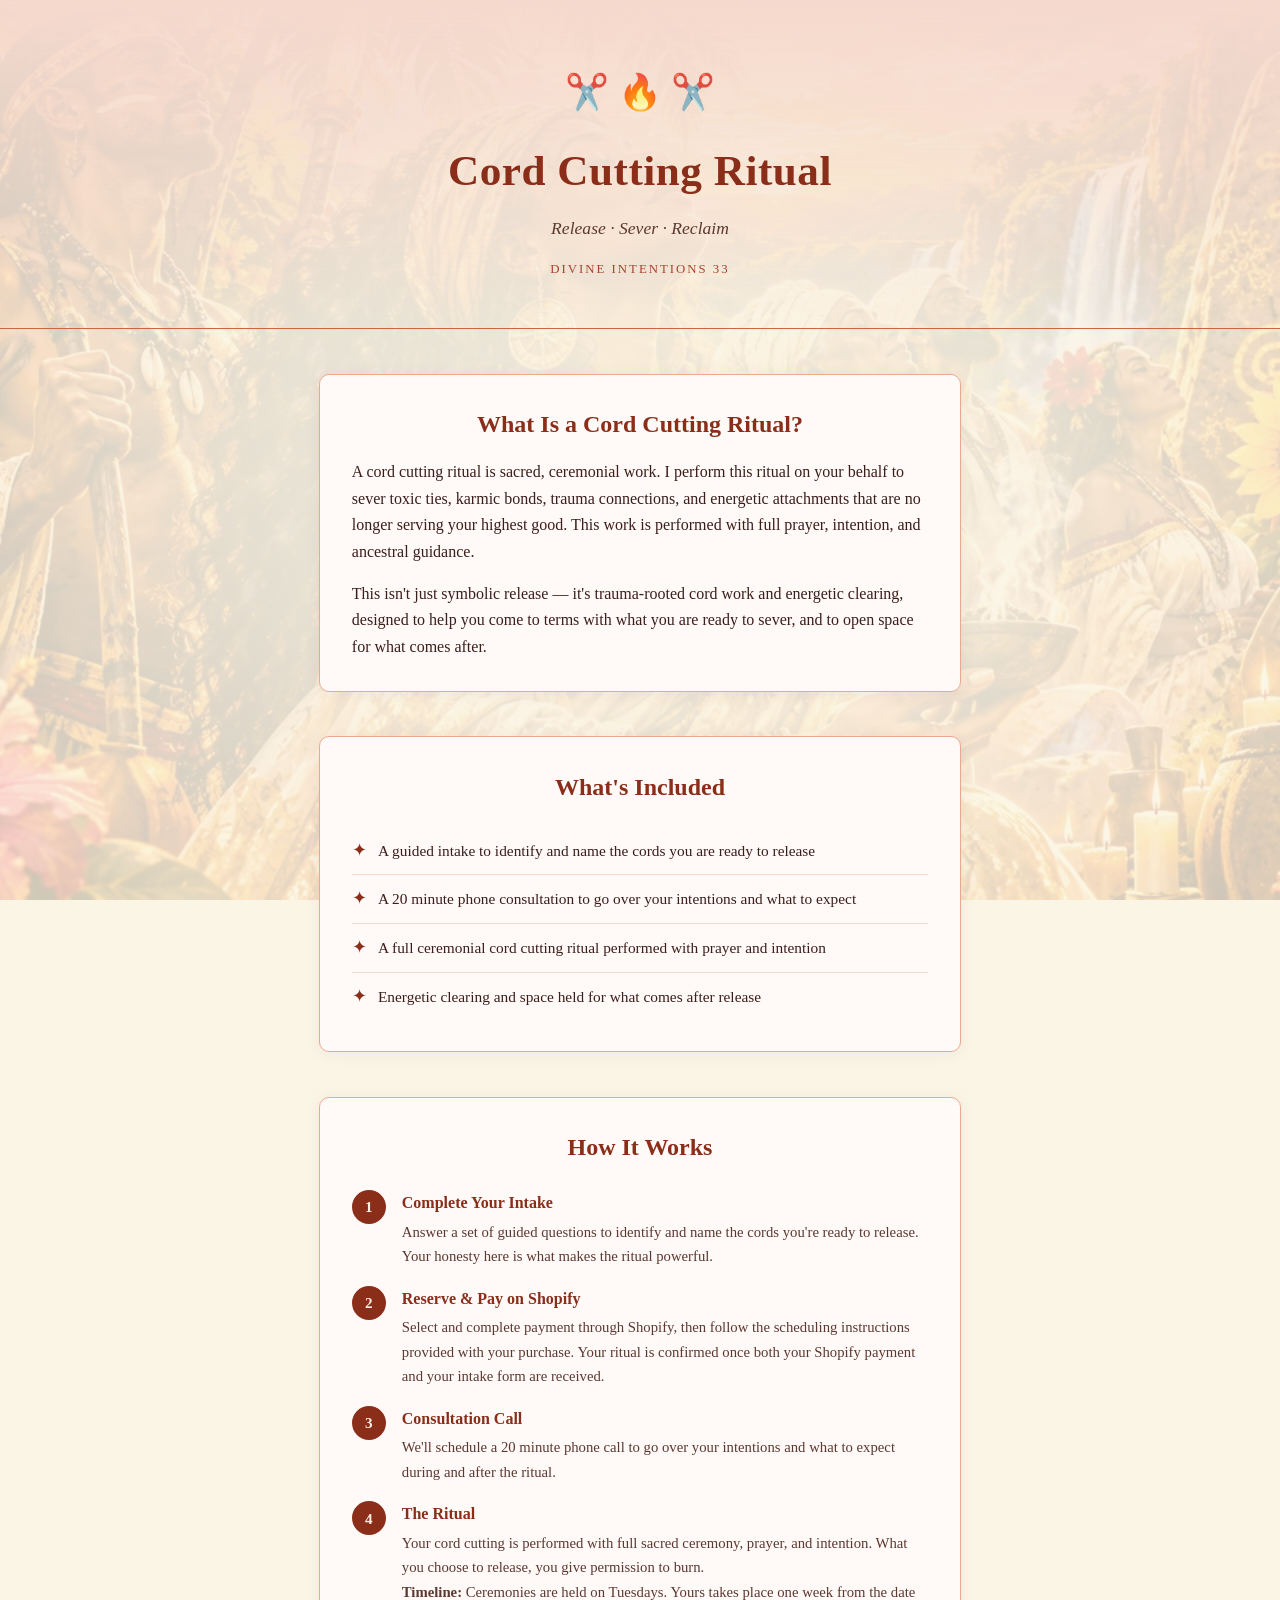
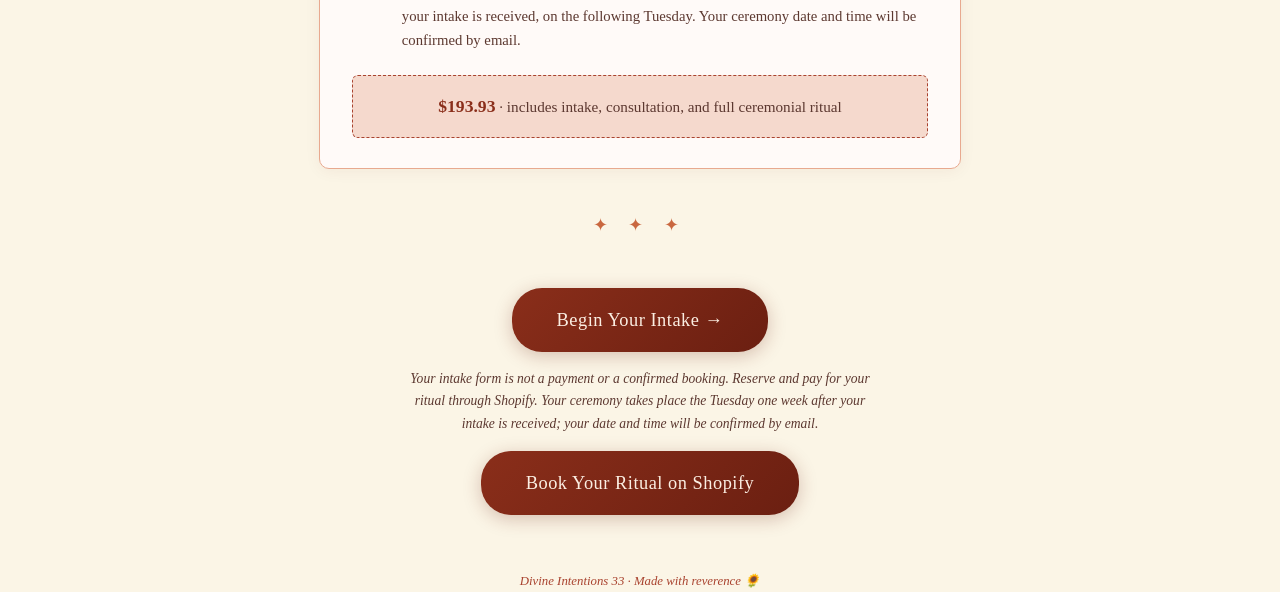
<file: cord-cutting.html>
<!DOCTYPE html>
<html lang="en">
<head>
<meta charset="UTF-8">
<meta name="viewport" content="width=device-width, initial-scale=1.0">
<title>Cord Cutting Ritual — Divine Intentions 33</title>
<style>
  :root {
    --ember-dark: #6b1f11;
    --ember: #a9432f;
    --ember-deep: #8a2e1a;
    --rust: #c9673f;
    --rust-light: #e8a98f;
    --cream: #fbeee2;
    --cream-deep: #f5d9cd;
    --ink: #3b1e1a;
    --ink-soft: #5c3830;
    --ember-glow: rgba(201, 103, 63, 0.16);
    --paper: #fffaf8;
  }

  * { box-sizing: border-box; }

  body {
    margin: 0;
    font-family: Georgia, 'Times New Roman', serif;
    background:
      radial-gradient(circle at 15% 10%, var(--ember-glow), transparent 45%),
      radial-gradient(circle at 85% 90%, var(--ember-glow), transparent 45%),
      var(--cream);
    color: var(--ink);
    line-height: 1.65;
  }

  .wrap { max-width: 760px; margin: 0 auto; padding: 0 1.5rem 5rem; }

  /* ---- Hero ---- */
  header {
    text-align: center;
    padding: 4rem 1.5rem 3rem;
    border-bottom: 1px solid var(--rust);
    background: linear-gradient(180deg, var(--cream-deep), transparent);
  }
  .glyph { font-size: 2.2rem; margin-bottom: 0.8rem; opacity: 0.9; }
  h1 {
    font-family: 'Palatino Linotype', Palatino, Georgia, serif;
    font-size: 2.7rem;
    color: var(--ember-deep);
    margin: 0 0 0.5rem;
    letter-spacing: 0.5px;
  }
  .subtitle {
    font-style: italic;
    color: var(--ink-soft);
    font-size: 1.1rem;
    margin: 0 0 1rem;
  }
  .brandline {
    font-size: 0.8rem;
    letter-spacing: 2px;
    color: var(--ember);
    text-transform: uppercase;
  }

  /* ---- Sections ---- */
  section {
    max-width: 700px;
    margin: 2.8rem auto 0;
    padding: 0 1.8rem;
  }
  .card {
    padding: 1.9rem 2rem;
    background: var(--paper);
    border: 1px solid var(--rust-light);
    border-radius: 10px;
    box-shadow: 0 2px 16px rgba(107, 31, 17, 0.06);
  }
  h2 {
    font-family: 'Palatino Linotype', Palatino, Georgia, serif;
    color: var(--ember-deep);
    font-size: 1.5rem;
    margin: 0 0 0.9rem;
    text-align: center;
  }
  p { font-size: 1rem; color: var(--ink); margin: 0 0 1rem; }
  p:last-child { margin-bottom: 0; }
  .lead {
    font-style: italic;
    color: var(--ink-soft);
    text-align: center;
    font-size: 1.08rem;
    margin: 0 0 0;
  }

  /* ---- Divider ---- */
  .divider {
    text-align: center;
    margin: 2.6rem 0;
    color: var(--rust);
    font-size: 1.1rem;
    letter-spacing: 8px;
  }

  /* ---- What's included list ---- */
  .includes {
    list-style: none;
    padding: 0;
    margin: 1.2rem 0 0;
  }
  .includes li {
    display: flex;
    gap: 0.7rem;
    align-items: flex-start;
    padding: 0.7rem 0;
    border-bottom: 1px solid var(--cream-deep);
    font-size: 0.96rem;
  }
  .includes li:last-child { border-bottom: none; }
  .includes .mark { color: var(--ember-deep); font-size: 1.1rem; line-height: 1.4; }

  /* ---- Process steps ---- */
  .steps {
    counter-reset: step;
    margin-top: 1.4rem;
    display: flex;
    flex-direction: column;
    gap: 1.1rem;
  }
  .step {
    display: flex;
    gap: 1rem;
    align-items: flex-start;
  }
  .step-num {
    flex-shrink: 0;
    width: 34px;
    height: 34px;
    border-radius: 50%;
    background: var(--ember-deep);
    color: var(--cream);
    display: flex;
    align-items: center;
    justify-content: center;
    font-size: 0.95rem;
    font-weight: bold;
  }
  .step-text h3 {
    margin: 0 0 0.2rem;
    font-size: 1rem;
    color: var(--ember-deep);
  }
  .step-text p { margin: 0; font-size: 0.92rem; color: var(--ink-soft); }

  /* ---- Price note ---- */
  .price-note {
    text-align: center;
    margin-top: 1.4rem;
    padding: 1rem 1.2rem;
    background: var(--cream-deep);
    border: 1px dashed var(--ember);
    border-radius: 6px;
    font-size: 0.95rem;
    color: var(--ink-soft);
  }
  .price-note strong { color: var(--ember-deep); font-size: 1.1rem; }

  /* ---- CTA ---- */
  .cta-wrap {
    text-align: center;
    margin: 3rem auto 0;
  }
  a.cta-btn {
    display: inline-block;
    background: linear-gradient(135deg, var(--ember-deep), var(--ember-dark));
    color: var(--cream) !important;
    text-decoration: none;
    padding: 1.05rem 2.8rem;
    font-family: 'Palatino Linotype', Palatino, Georgia, serif;
    font-size: 1.15rem;
    letter-spacing: 0.5px;
    border-radius: 30px;
    box-shadow: 0 4px 18px rgba(107, 31, 17, 0.25);
    transition: transform 0.15s, box-shadow 0.15s;
  }
  a.cta-btn:hover {
    transform: translateY(-2px);
    box-shadow: 0 6px 22px rgba(107, 31, 17, 0.32);
  }
  .cta-note {
    max-width: 460px;
    margin: 1rem auto 0;
    font-size: 0.85rem;
    color: var(--ink-soft);
    font-style: italic;
  }

  footer {
    text-align: center;
    margin-top: 3.5rem;
    font-size: 0.8rem;
    color: var(--ember);
    font-style: italic;
  }

  @media (max-width: 560px) {
    h1 { font-size: 2.1rem; }
    .card { padding: 1.5rem 1.3rem; }
  }
</style>
<link rel="stylesheet" href="sanctuary.css">
</head>
<body class="st-sanctuary">

<header>
  <div class="glyph">✂️ 🔥 ✂️</div>
  <h1>Cord Cutting Ritual</h1>
  <p class="subtitle">Release &middot; Sever &middot; Reclaim</p>
  <p class="brandline">Divine Intentions 33</p>
</header>

<section>
  <div class="card">
    <h2>What Is a Cord Cutting Ritual?</h2>
    <p>
      A cord cutting ritual is sacred, ceremonial work. I perform this ritual on your behalf to
      sever toxic ties, karmic bonds, trauma connections, and energetic attachments that are no
      longer serving your highest good. This work is performed with full prayer, intention, and
      ancestral guidance.
    </p>
    <p>
      This isn't just symbolic release &mdash; it's trauma-rooted cord work and energetic clearing,
      designed to help you come to terms with what you are ready to sever, and to open space for
      what comes after.
    </p>
  </div>
</section>

<section>
  <div class="card">
    <h2>What's Included</h2>
    <ul class="includes">
      <li><span class="mark">&#10022;</span><span>A guided intake to identify and name the cords you are ready to release</span></li>
      <li><span class="mark">&#10022;</span><span>A 20 minute phone consultation to go over your intentions and what to expect</span></li>
      <li><span class="mark">&#10022;</span><span>A full ceremonial cord cutting ritual performed with prayer and intention</span></li>
      <li><span class="mark">&#10022;</span><span>Energetic clearing and space held for what comes after release</span></li>
    </ul>
  </div>
</section>

<section>
  <div class="card">
    <h2>How It Works</h2>
    <div class="steps">
      <div class="step">
        <div class="step-num">1</div>
        <div class="step-text">
          <h3>Complete Your Intake</h3>
          <p>Answer a set of guided questions to identify and name the cords you're ready to release. Your honesty here is what makes the ritual powerful.</p>
        </div>
      </div>
      <div class="step">
        <div class="step-num">2</div>
        <div class="step-text">
          <h3>Reserve &amp; Pay on Shopify</h3>
          <p>Select and complete payment through Shopify, then follow the scheduling instructions provided with your purchase. Your ritual is confirmed once both your Shopify payment and your intake form are received.</p>
        </div>
      </div>
      <div class="step">
        <div class="step-num">3</div>
        <div class="step-text">
          <h3>Consultation Call</h3>
          <p>We'll schedule a 20 minute phone call to go over your intentions and what to expect during and after the ritual.</p>
        </div>
      </div>
      <div class="step">
        <div class="step-num">4</div>
        <div class="step-text">
          <h3>The Ritual</h3>
          <p>Your cord cutting is performed with full sacred ceremony, prayer, and intention. What you choose to release, you give permission to burn.</p>
          <p><strong>Timeline:</strong> Ceremonies are held on Tuesdays. Yours takes place one week from the date your intake is received, on the following Tuesday. Your ceremony date and time will be confirmed by email.</p>
        </div>
      </div>
    </div>

    <div class="price-note">
      <strong>$193.93</strong> &middot; includes intake, consultation, and full ceremonial ritual
    </div>
  </div>
</section>

<div class="divider">✦ ✦ ✦</div>

<div class="cta-wrap">
  <a class="cta-btn" href="cord-cutting-intake.html">Begin Your Intake →</a>
  <p class="cta-note">
    Your intake form is not a payment or a confirmed booking. Reserve and pay for your ritual
    through Shopify. Your ceremony takes place the Tuesday one week after your intake is received;
    your date and time will be confirmed by email.
  </p>
  <a class="cta-btn" href="https://shopdivineintentions33.myshopify.com/products/cord-cutting-ritual-with-madame-divine" target="_blank" rel="noopener" style="margin-top:1rem;">Book Your Ritual on Shopify</a>
</div>

<footer>
  Divine Intentions 33 &middot; Made with reverence 🌻
</footer>

</body>
</html>
</file>
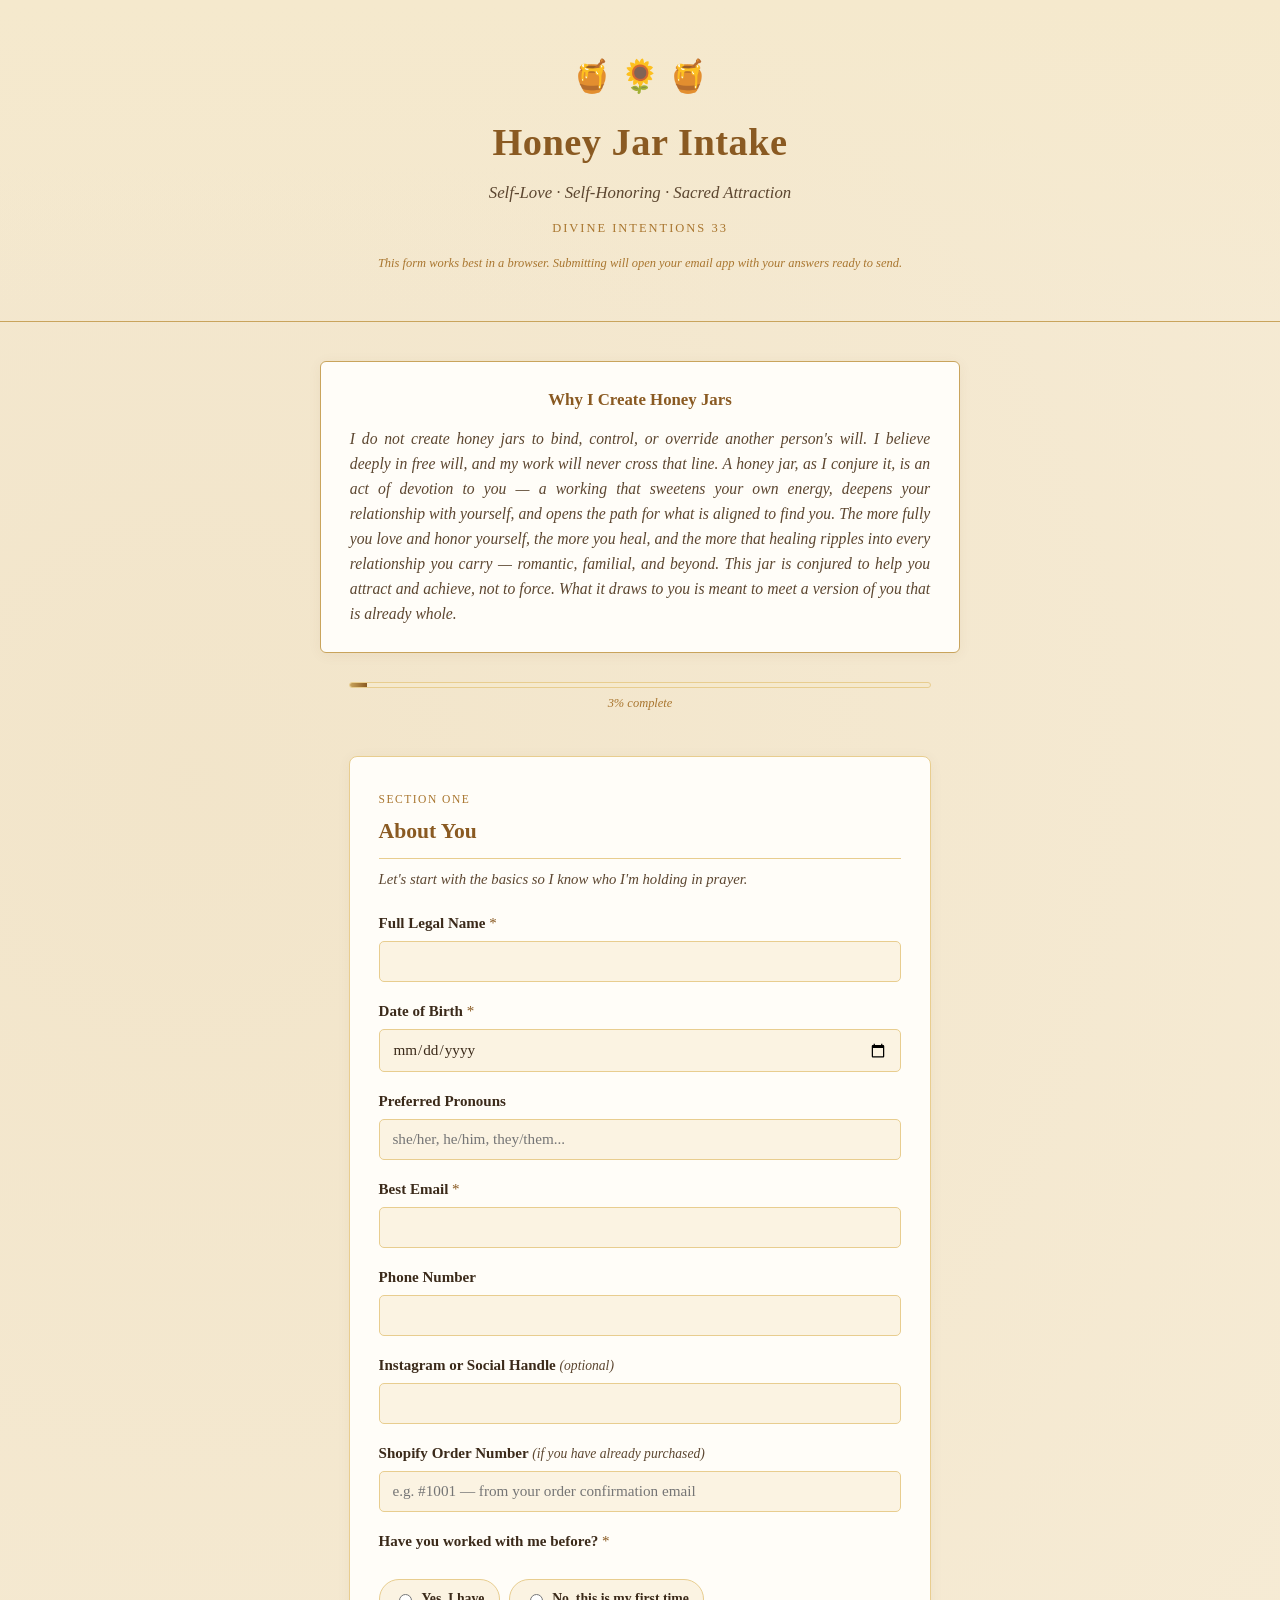
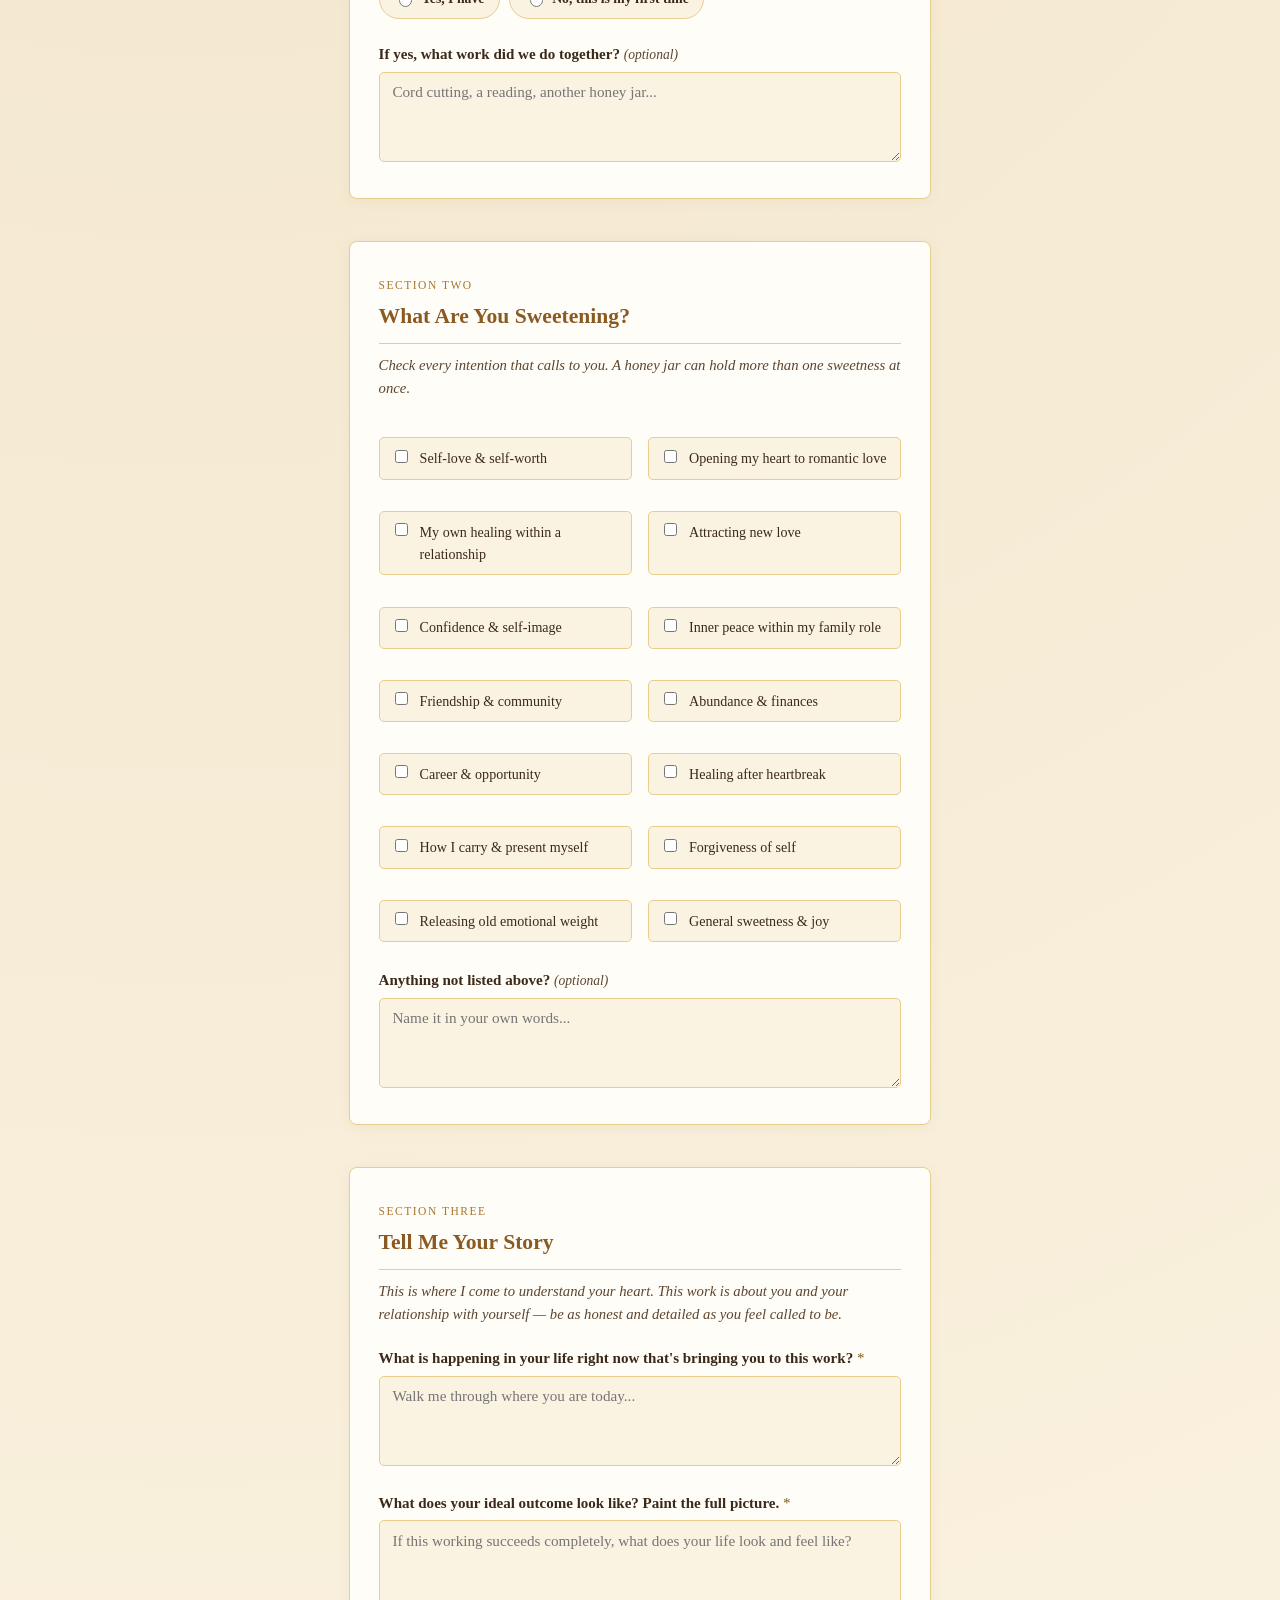
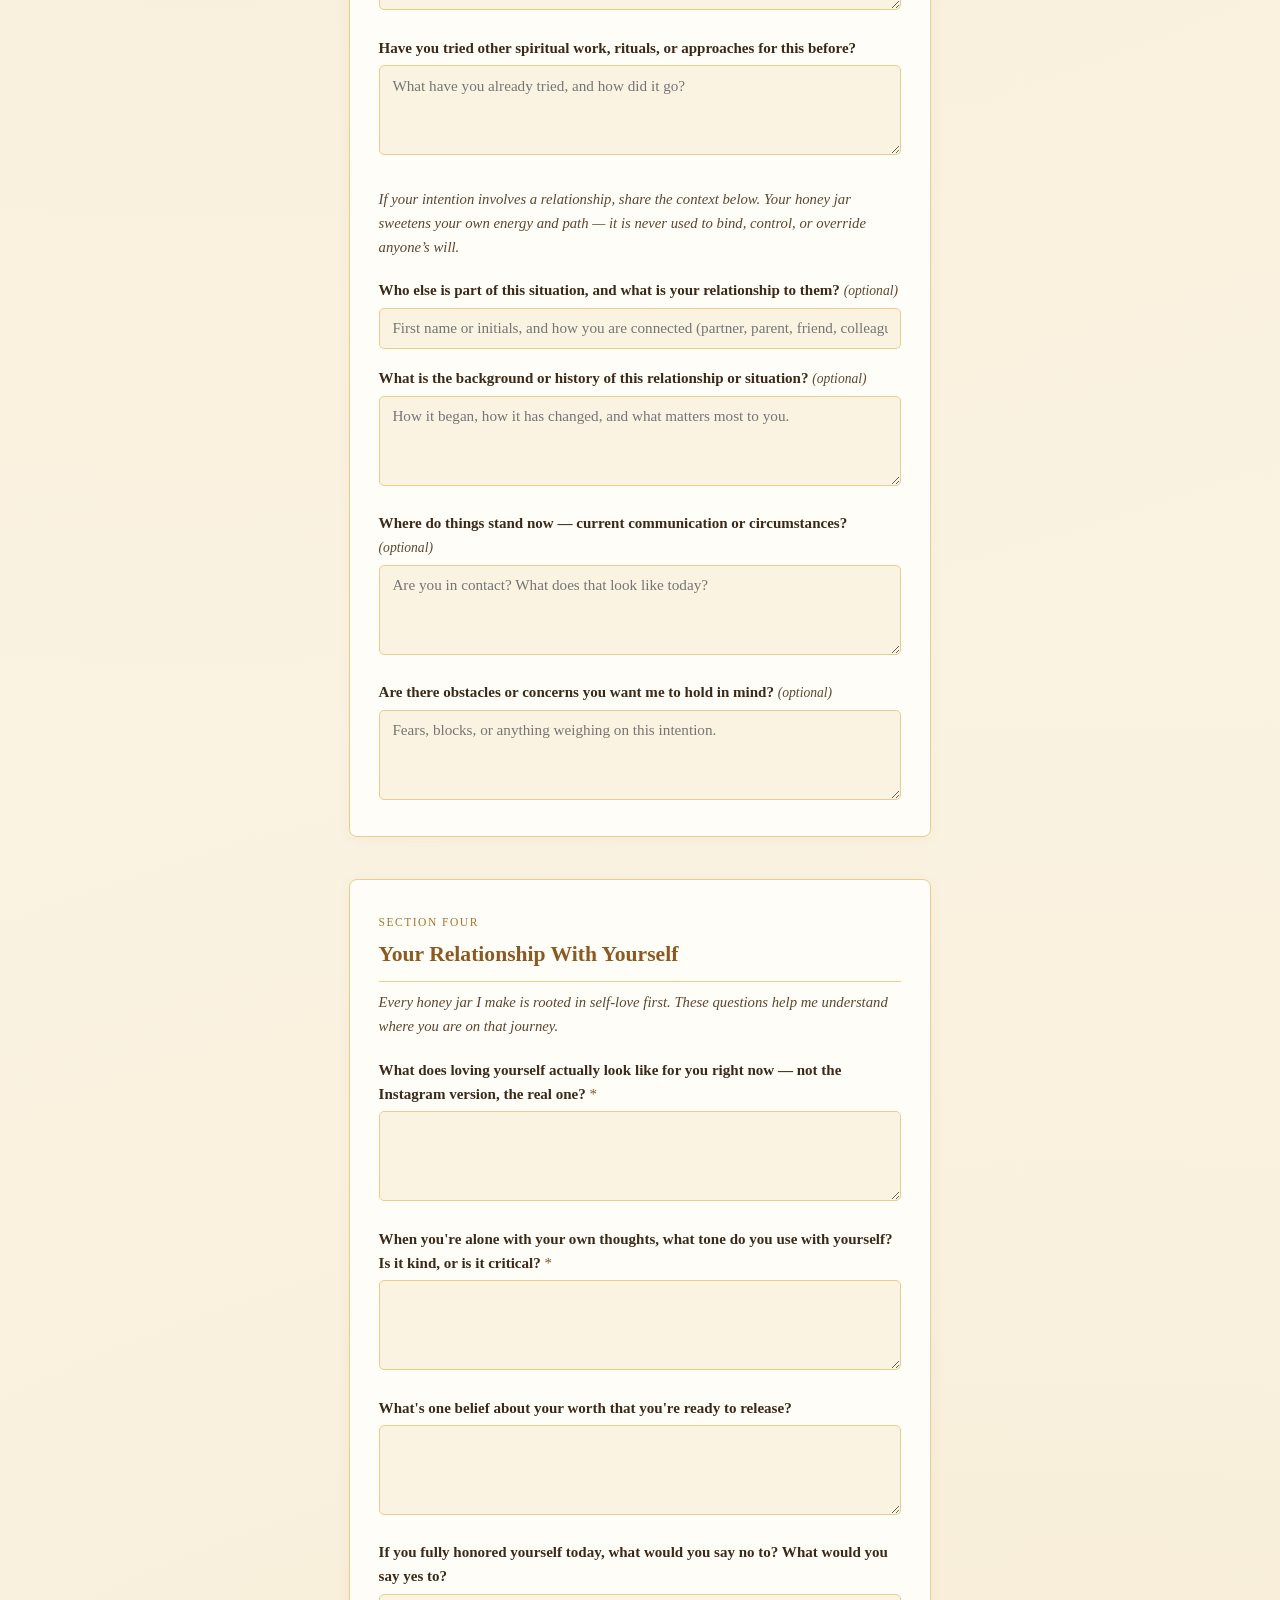
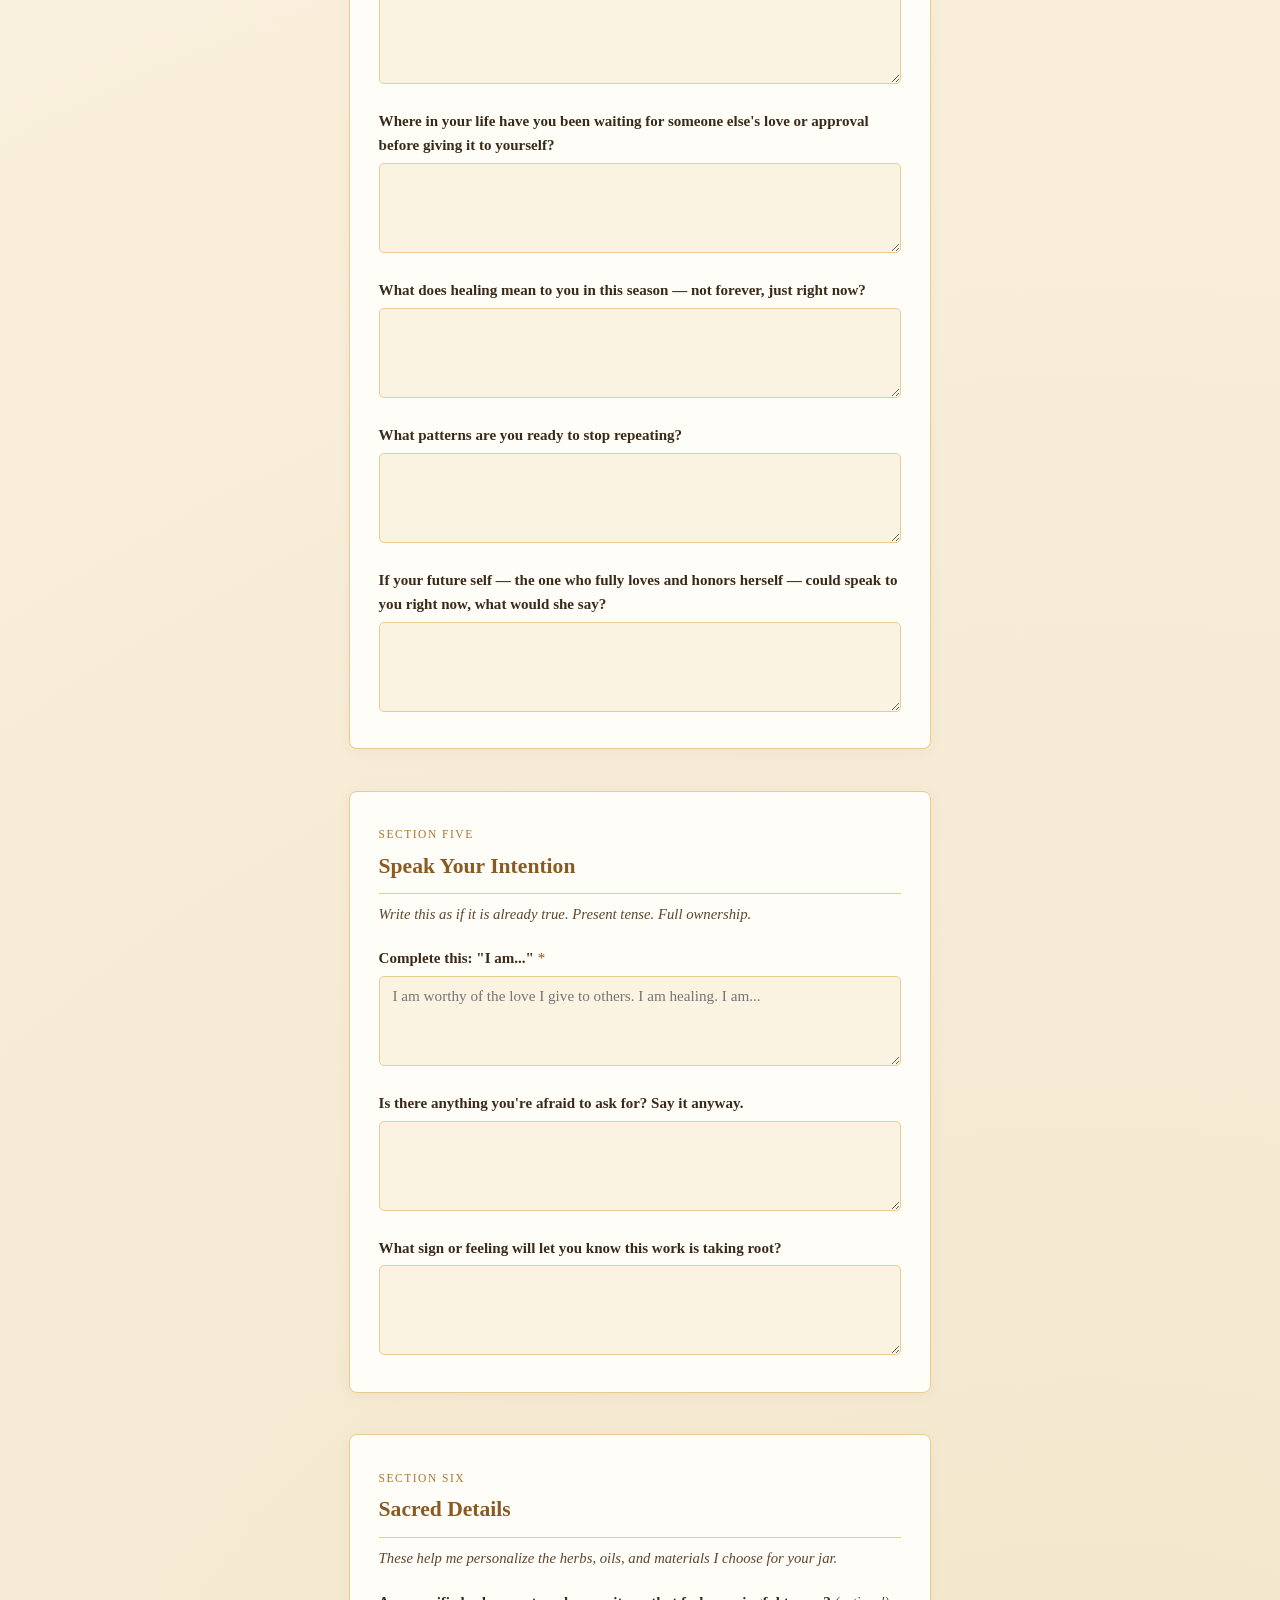
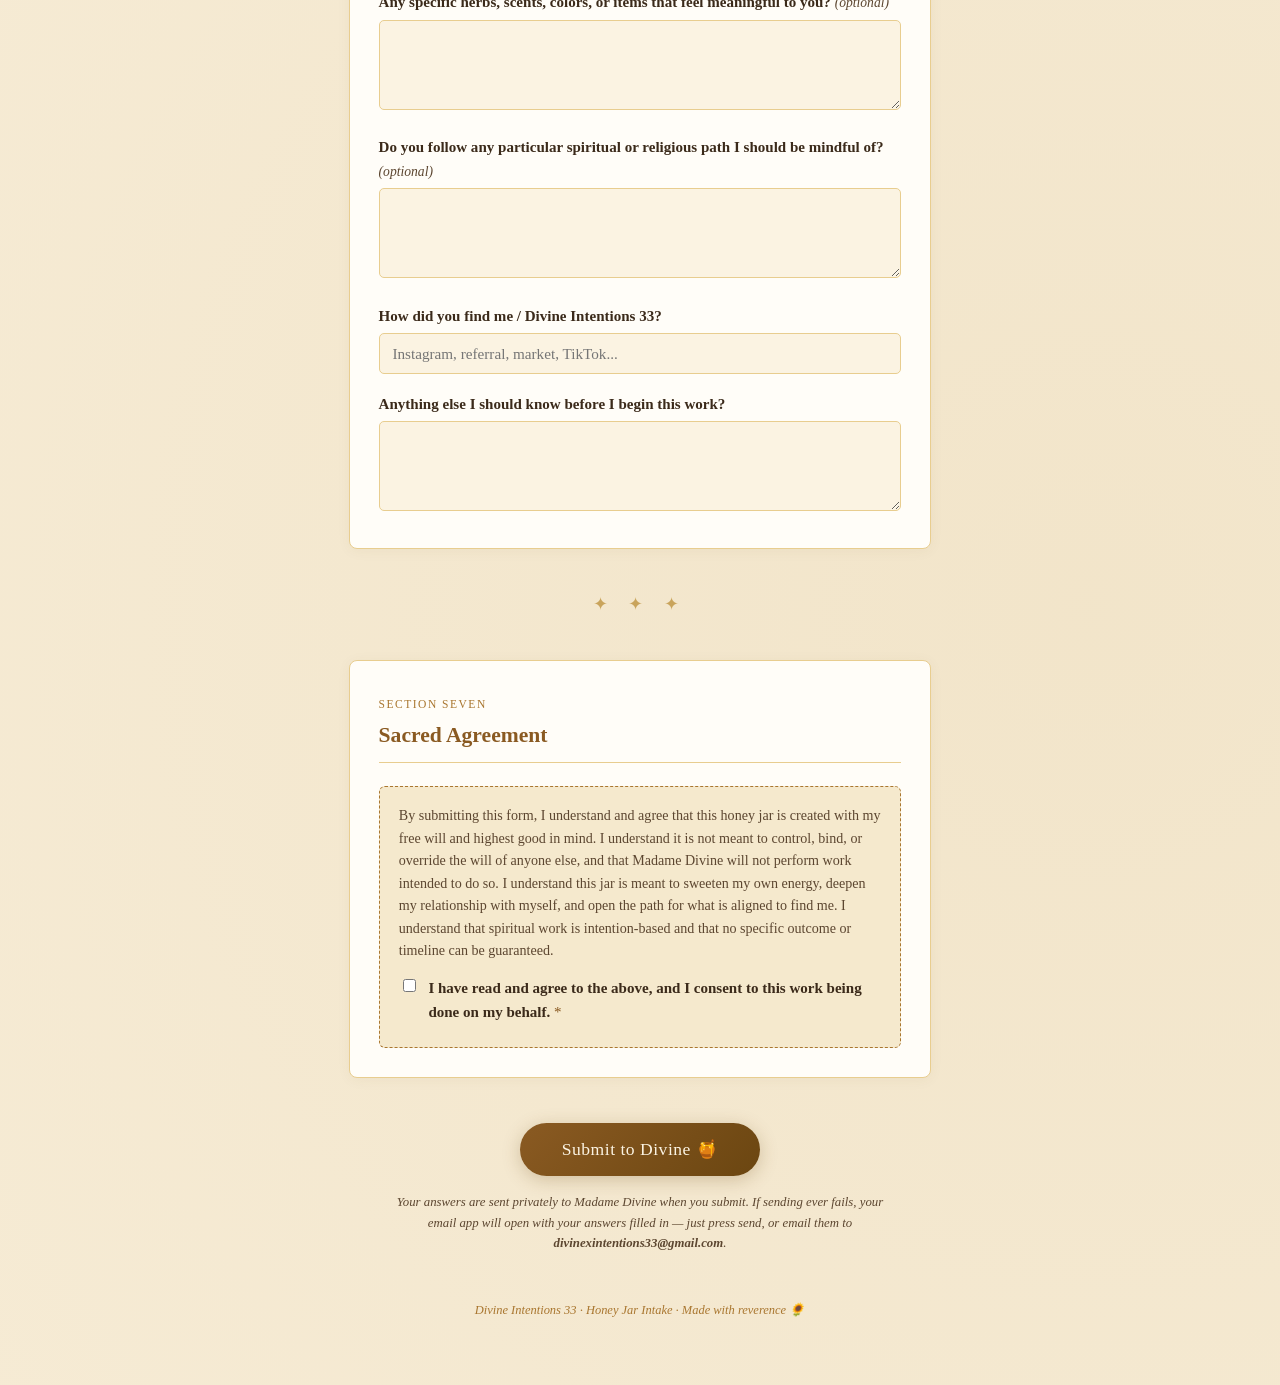
<file: honey-jar-intake.html>
<!DOCTYPE html>
<html lang="en">
<head>
<meta charset="UTF-8">
<meta name="viewport" content="width=device-width, initial-scale=1.0">
<title>Honey Jar Intake — Divine Intentions 33</title>
<style>
  :root {
    --honey-dark: #6b4611;
    --honey: #a9762f;
    --honey-deep: #8a5a22;
    --gold: #c9a45c;
    --gold-light: #e8cd8f;
    --cream: #fbf3e2;
    --cream-deep: #f5e9cd;
    --ink: #3b2a1a;
    --ink-soft: #5c4630;
    --amber-glow: rgba(201, 164, 92, 0.18);
    --paper: #fffdf8;
  }

  * { box-sizing: border-box; }

  body {
    margin: 0;
    font-family: Georgia, 'Times New Roman', serif;
    background:
      radial-gradient(circle at 15% 10%, var(--amber-glow), transparent 45%),
      radial-gradient(circle at 85% 90%, var(--amber-glow), transparent 45%),
      var(--cream);
    color: var(--ink);
    line-height: 1.6;
    padding: 0 0 4rem;
  }

  .wrap { max-width: 720px; margin: 0 auto; padding: 0 1.5rem; }

  /* ---- Header ---- */
  header {
    text-align: center;
    padding: 3.2rem 1.5rem 2.2rem;
    border-bottom: 1px solid var(--gold);
    background: linear-gradient(180deg, var(--cream-deep), transparent);
  }
  .glyph {
    font-size: 2rem;
    margin-bottom: 0.6rem;
    opacity: 0.85;
  }
  h1 {
    font-family: 'Palatino Linotype', Palatino, Georgia, serif;
    font-size: 2.4rem;
    color: var(--honey-deep);
    margin: 0 0 0.4rem;
    letter-spacing: 0.5px;
  }
  .subtitle {
    font-style: italic;
    color: var(--ink-soft);
    font-size: 1.05rem;
    margin: 0 0 0.8rem;
  }
  .brandline {
    font-size: 0.78rem;
    letter-spacing: 2px;
    color: var(--honey);
    text-transform: uppercase;
  }
  .reader-note {
    margin-top: 0.9rem;
    font-size: 0.78rem;
    font-style: italic;
    color: var(--honey);
  }

  /* ---- Why section ---- */
  .why {
    max-width: 640px;
    margin: 2.4rem auto 0;
    padding: 1.6rem 1.8rem;
    background: var(--paper);
    border: 1px solid var(--gold);
    border-radius: 6px;
    box-shadow: 0 2px 14px rgba(107, 70, 17, 0.06);
  }
  .why h2 {
    font-size: 1.05rem;
    color: var(--honey-deep);
    margin: 0 0 0.7rem;
    text-align: center;
  }
  .why p {
    font-style: italic;
    color: var(--ink-soft);
    font-size: 0.98rem;
    margin: 0;
    text-align: justify;
  }

  /* ---- Progress ---- */
  .progress-wrap {
    max-width: 640px;
    margin: 1.8rem auto 0;
    padding: 0 1.8rem;
  }
  .progress-track {
    height: 6px;
    background: var(--cream-deep);
    border-radius: 4px;
    overflow: hidden;
    border: 1px solid var(--gold-light);
  }
  .progress-fill {
    height: 100%;
    width: 0%;
    background: linear-gradient(90deg, var(--gold), var(--honey-deep));
    transition: width 0.4s ease;
  }
  .progress-label {
    text-align: center;
    font-size: 0.78rem;
    color: var(--honey);
    margin-top: 0.4rem;
    font-style: italic;
  }

  /* ---- Sections ---- */
  form { max-width: 640px; margin: 0 auto; padding: 0 1.8rem; }

  .section {
    margin-top: 2.6rem;
    padding: 1.8rem;
    background: var(--paper);
    border: 1px solid var(--gold-light);
    border-radius: 8px;
    box-shadow: 0 2px 14px rgba(107, 70, 17, 0.05);
  }
  .section-number {
    display: inline-block;
    font-size: 0.72rem;
    letter-spacing: 1.5px;
    color: var(--honey);
    text-transform: uppercase;
    margin-bottom: 0.3rem;
  }
  .section h2 {
    font-family: 'Palatino Linotype', Palatino, Georgia, serif;
    color: var(--honey-deep);
    font-size: 1.35rem;
    margin: 0 0 0.4rem;
    border-bottom: 1px solid var(--gold-light);
    padding-bottom: 0.6rem;
  }
  .section-intro {
    font-style: italic;
    color: var(--ink-soft);
    font-size: 0.92rem;
    margin: 0.6rem 0 1.2rem;
  }

  label {
    display: block;
    font-size: 0.94rem;
    color: var(--ink);
    margin: 1.1rem 0 0.35rem;
    font-weight: bold;
  }
  label .req { color: var(--honey-deep); font-weight: normal; }
  label .opt { color: var(--ink-soft); font-weight: normal; font-style: italic; font-size: 0.85rem; }

  input[type="text"],
  input[type="date"],
  input[type="email"],
  input[type="tel"],
  textarea,
  select {
    width: 100%;
    padding: 0.65rem 0.8rem;
    border: 1px solid var(--gold-light);
    border-radius: 5px;
    background: var(--cream);
    font-family: Georgia, serif;
    font-size: 0.95rem;
    color: var(--ink);
    resize: vertical;
  }
  textarea { min-height: 90px; }
  input:focus, textarea:focus, select:focus {
    outline: none;
    border-color: var(--honey-deep);
    background: var(--paper);
    box-shadow: 0 0 0 3px var(--amber-glow);
  }

  .helper {
    font-size: 0.8rem;
    color: var(--ink-soft);
    font-style: italic;
    margin-top: 0.3rem;
  }

  /* ---- Checkbox / radio grids ---- */
  .check-grid {
    display: grid;
    grid-template-columns: 1fr 1fr;
    gap: 0.5rem 1rem;
    margin-top: 0.6rem;
  }
  @media (max-width: 520px) { .check-grid { grid-template-columns: 1fr; } }

  .check-item {
    display: flex;
    align-items: flex-start;
    gap: 0.55rem;
    padding: 0.55rem 0.7rem;
    background: var(--cream);
    border: 1px solid var(--gold-light);
    border-radius: 5px;
    font-size: 0.88rem;
    cursor: pointer;
    transition: background 0.15s, border-color 0.15s;
  }
  .check-item:hover { background: var(--cream-deep); border-color: var(--gold); }
  .check-item input { width: auto; margin-top: 0.15rem; accent-color: var(--honey-deep); }
  .check-item span { font-weight: normal; }

  .radio-row {
    display: flex;
    gap: 0.6rem;
    flex-wrap: wrap;
    margin-top: 0.5rem;
  }
  .radio-pill {
    display: flex;
    align-items: center;
    gap: 0.4rem;
    padding: 0.5rem 0.9rem;
    background: var(--cream);
    border: 1px solid var(--gold-light);
    border-radius: 20px;
    font-size: 0.86rem;
    cursor: pointer;
  }
  .radio-pill:hover { border-color: var(--gold); }
  .radio-pill input { accent-color: var(--honey-deep); }

  /* ---- Jar cards (repeatable intention block) ---- */
  .jar-card {
    margin-top: 1.4rem;
    padding: 1.2rem 1.3rem;
    background: linear-gradient(180deg, var(--cream), var(--cream-deep));
    border: 1px solid var(--gold);
    border-radius: 7px;
    position: relative;
  }
  .jar-card::before {
    content: "🍯";
    position: absolute;
    top: -14px;
    left: 1.2rem;
    background: var(--paper);
    border: 1px solid var(--gold);
    border-radius: 50%;
    width: 30px; height: 30px;
    display: flex; align-items: center; justify-content: center;
    font-size: 0.95rem;
  }
  .jar-card h3 {
    margin: 0.3rem 0 0.8rem;
    font-size: 1rem;
    color: var(--honey-deep);
  }

  /* ---- Divider ---- */
  .divider {
    text-align: center;
    margin: 2.6rem 0;
    color: var(--gold);
    font-size: 1.1rem;
    letter-spacing: 8px;
  }

  /* ---- Consent ---- */
  .consent-box {
    margin-top: 1.4rem;
    padding: 1.1rem 1.2rem;
    background: var(--cream-deep);
    border: 1px dashed var(--honey);
    border-radius: 6px;
    font-size: 0.88rem;
    color: var(--ink-soft);
  }
  .consent-check {
    display: flex;
    align-items: flex-start;
    gap: 0.6rem;
    margin-top: 0.9rem;
    font-weight: bold;
    color: var(--ink);
    cursor: pointer;
  }
  .consent-check input { margin-top: 0.2rem; accent-color: var(--honey-deep); }

  /* ---- Submit ---- */
  .submit-wrap {
    text-align: center;
    margin: 2.8rem 0 1rem;
  }
  button.submit-btn {
    background: linear-gradient(135deg, var(--honey-deep), var(--honey-dark));
    color: var(--cream);
    border: none;
    padding: 1rem 2.6rem;
    font-family: 'Palatino Linotype', Palatino, Georgia, serif;
    font-size: 1.1rem;
    letter-spacing: 0.5px;
    border-radius: 30px;
    cursor: pointer;
    box-shadow: 0 4px 18px rgba(107, 70, 17, 0.25);
    transition: transform 0.15s, box-shadow 0.15s;
  }
  button.submit-btn:hover {
    transform: translateY(-2px);
    box-shadow: 0 6px 22px rgba(107, 70, 17, 0.32);
  }
  .submit-fallback {
    max-width: 500px;
    margin: 1rem auto 0;
    font-size: 0.8rem;
    color: var(--ink-soft);
    font-style: italic;
  }

  footer {
    text-align: center;
    margin-top: 3rem;
    font-size: 0.78rem;
    color: var(--honey);
    font-style: italic;
  }

  .error-msg {
    display: none;
    color: #a13b2f;
    font-size: 0.82rem;
    margin-top: 1rem;
    text-align: center;
    font-style: italic;
  }
</style>
</head>
<body>

<header>
  <div class="glyph">🍯 🌻 🍯</div>
  <h1>Honey Jar Intake</h1>
  <p class="subtitle">Self-Love &middot; Self-Honoring &middot; Sacred Attraction</p>
  <p class="brandline">Divine Intentions 33</p>
  <p class="reader-note">This form works best in a browser. Submitting will open your email app with your answers ready to send.</p>
</header>

<div class="why">
  <h2>Why I Create Honey Jars</h2>
  <p>
    I do not create honey jars to bind, control, or override another person's will. I believe deeply
    in free will, and my work will never cross that line. A honey jar, as I conjure it, is an act of
    devotion to <em>you</em> &mdash; a working that sweetens your own energy, deepens your relationship
    with yourself, and opens the path for what is aligned to find you. The more fully you love and
    honor yourself, the more you heal, and the more that healing ripples into every relationship you
    carry &mdash; romantic, familial, and beyond. This jar is conjured to help you attract and achieve,
    not to force. What it draws to you is meant to meet a version of you that is already whole.
  </p>
</div>

<div class="progress-wrap">
  <div class="progress-track"><div class="progress-fill" id="progressFill"></div></div>
  <div class="progress-label" id="progressLabel">0% complete</div>
</div>

<form id="honeyJarForm">

  <!-- SECTION 1 -->
  <div class="section">
    <span class="section-number">Section One</span>
    <h2>About You</h2>
    <p class="section-intro">Let's start with the basics so I know who I'm holding in prayer.</p>

    <label>Full Legal Name <span class="req">*</span></label>
    <input type="text" name="full_name" required>

    <label>Date of Birth <span class="req">*</span></label>
    <input type="date" name="dob" required>

    <label>Preferred Pronouns</label>
    <input type="text" name="pronouns" placeholder="she/her, he/him, they/them...">

    <label>Best Email <span class="req">*</span></label>
    <input type="email" name="email" required>

    <label>Phone Number</label>
    <input type="tel" name="phone">

    <label>Instagram or Social Handle <span class="opt">(optional)</span></label>
    <input type="text" name="instagram">

    <label for="order_number">Shopify Order Number <span class="opt">(if you have already purchased)</span></label>
    <input type="text" id="order_number" name="order_number" placeholder="e.g. #1001 — from your order confirmation email" autocomplete="off">

    <label>Have you worked with me before? <span class="req">*</span></label>
    <div class="radio-row">
      <label class="radio-pill"><input type="radio" name="prior_client" value="Yes, I have" required><span>Yes, I have</span></label>
      <label class="radio-pill"><input type="radio" name="prior_client" value="No, this is my first time" required><span>No, this is my first time</span></label>
    </div>

    <label>If yes, what work did we do together? <span class="opt">(optional)</span></label>
    <textarea name="prior_work_detail" placeholder="Cord cutting, a reading, another honey jar..."></textarea>
  </div>

  <!-- SECTION 2 -->
  <div class="section">
    <span class="section-number">Section Two</span>
    <h2>What Are You Sweetening?</h2>
    <p class="section-intro">Check every intention that calls to you. A honey jar can hold more than one sweetness at once.</p>

    <div class="check-grid">
      <label class="check-item"><input type="checkbox" name="intentions" value="Self-love and self-worth"><span>Self-love &amp; self-worth</span></label>
      <label class="check-item"><input type="checkbox" name="intentions" value="Opening my heart to romantic love"><span>Opening my heart to romantic love</span></label>
      <label class="check-item"><input type="checkbox" name="intentions" value="My own healing within a relationship"><span>My own healing within a relationship</span></label>
      <label class="check-item"><input type="checkbox" name="intentions" value="Attracting new love"><span>Attracting new love</span></label>
      <label class="check-item"><input type="checkbox" name="intentions" value="Confidence and self-image"><span>Confidence &amp; self-image</span></label>
      <label class="check-item"><input type="checkbox" name="intentions" value="Inner peace within my family role"><span>Inner peace within my family role</span></label>
      <label class="check-item"><input type="checkbox" name="intentions" value="Friendship and community"><span>Friendship &amp; community</span></label>
      <label class="check-item"><input type="checkbox" name="intentions" value="Abundance and finances"><span>Abundance &amp; finances</span></label>
      <label class="check-item"><input type="checkbox" name="intentions" value="Career and opportunity"><span>Career &amp; opportunity</span></label>
      <label class="check-item"><input type="checkbox" name="intentions" value="Emotional healing after heartbreak"><span>Healing after heartbreak</span></label>
      <label class="check-item"><input type="checkbox" name="intentions" value="How I carry and present myself"><span>How I carry &amp; present myself</span></label>
      <label class="check-item"><input type="checkbox" name="intentions" value="Forgiveness of self"><span>Forgiveness of self</span></label>
      <label class="check-item"><input type="checkbox" name="intentions" value="Releasing old emotional weight"><span>Releasing old emotional weight</span></label>
      <label class="check-item"><input type="checkbox" name="intentions" value="General sweetness and joy"><span>General sweetness &amp; joy</span></label>
    </div>

    <label style="margin-top:1.3rem;">Anything not listed above? <span class="opt">(optional)</span></label>
    <textarea name="intentions_other" placeholder="Name it in your own words..."></textarea>
  </div>

  <!-- SECTION 3 -->
  <div class="section">
    <span class="section-number">Section Three</span>
    <h2>Tell Me Your Story</h2>
    <p class="section-intro">This is where I come to understand your heart. This work is about you and your relationship with yourself &mdash; be as honest and detailed as you feel called to be.</p>

    <label>What is happening in your life right now that's bringing you to this work? <span class="req">*</span></label>
    <textarea name="current_situation" required placeholder="Walk me through where you are today..."></textarea>

    <label>What does your ideal outcome look like? Paint the full picture. <span class="req">*</span></label>
    <textarea name="ideal_outcome" required placeholder="If this working succeeds completely, what does your life look and feel like?"></textarea>

    <label>Have you tried other spiritual work, rituals, or approaches for this before?</label>
    <textarea name="prior_attempts" placeholder="What have you already tried, and how did it go?"></textarea>

    <p class="section-intro" style="margin-top:1.6rem;">If your intention involves a relationship, share the context below. Your honey jar sweetens your own energy and path &mdash; it is never used to bind, control, or override anyone&rsquo;s will.</p>

    <label>Who else is part of this situation, and what is your relationship to them? <span class="opt">(optional)</span></label>
    <input type="text" name="people_involved" placeholder="First name or initials, and how you are connected (partner, parent, friend, colleague...)">

    <label>What is the background or history of this relationship or situation? <span class="opt">(optional)</span></label>
    <textarea name="relationship_history" placeholder="How it began, how it has changed, and what matters most to you."></textarea>

    <label>Where do things stand now &mdash; current communication or circumstances? <span class="opt">(optional)</span></label>
    <textarea name="current_communication" placeholder="Are you in contact? What does that look like today?"></textarea>

    <label>Are there obstacles or concerns you want me to hold in mind? <span class="opt">(optional)</span></label>
    <textarea name="obstacles" placeholder="Fears, blocks, or anything weighing on this intention."></textarea>
  </div>

  <!-- SECTION 4 -->
  <div class="section">
    <span class="section-number">Section Four</span>
    <h2>Your Relationship With Yourself</h2>
    <p class="section-intro">Every honey jar I make is rooted in self-love first. These questions help me understand where you are on that journey.</p>

    <label>What does loving yourself actually look like for you right now &mdash; not the Instagram version, the real one? <span class="req">*</span></label>
    <textarea name="q_self_love" required></textarea>

    <label>When you're alone with your own thoughts, what tone do you use with yourself? Is it kind, or is it critical? <span class="req">*</span></label>
    <textarea name="q_inner_voice" required></textarea>

    <label>What's one belief about your worth that you're ready to release?</label>
    <textarea name="q_worth_belief"></textarea>

    <label>If you fully honored yourself today, what would you say no to? What would you say yes to?</label>
    <textarea name="q_honor_today"></textarea>

    <label>Where in your life have you been waiting for someone else's love or approval before giving it to yourself?</label>
    <textarea name="q_waiting_approval"></textarea>

    <label>What does healing mean to you in this season &mdash; not forever, just right now?</label>
    <textarea name="q_healing_season"></textarea>

    <label>What patterns are you ready to stop repeating?</label>
    <textarea name="q_patterns"></textarea>

    <label>If your future self &mdash; the one who fully loves and honors herself &mdash; could speak to you right now, what would she say?</label>
    <textarea name="q_future_self"></textarea>
  </div>

  <!-- SECTION 5 -->
  <div class="section">
    <span class="section-number">Section Five</span>
    <h2>Speak Your Intention</h2>
    <p class="section-intro">Write this as if it is already true. Present tense. Full ownership.</p>

    <label>Complete this: "I am..." <span class="req">*</span></label>
    <textarea name="intention_statement" required placeholder="I am worthy of the love I give to others. I am healing. I am..."></textarea>

    <label>Is there anything you're afraid to ask for? Say it anyway.</label>
    <textarea name="afraid_to_ask"></textarea>

    <label>What sign or feeling will let you know this work is taking root?</label>
    <textarea name="q_sign_of_root"></textarea>
  </div>

  <!-- SECTION 6 -->
  <div class="section">
    <span class="section-number">Section Six</span>
    <h2>Sacred Details</h2>
    <p class="section-intro">These help me personalize the herbs, oils, and materials I choose for your jar.</p>

    <label>Any specific herbs, scents, colors, or items that feel meaningful to you? <span class="opt">(optional)</span></label>
    <textarea name="personal_materials"></textarea>

    <label>Do you follow any particular spiritual or religious path I should be mindful of? <span class="opt">(optional)</span></label>
    <textarea name="spiritual_background"></textarea>

    <label>How did you find me / Divine Intentions 33?</label>
    <input type="text" name="how_found" placeholder="Instagram, referral, market, TikTok...">

    <label>Anything else I should know before I begin this work?</label>
    <textarea name="anything_else"></textarea>
  </div>

  <div class="divider">✦ ✦ ✦</div>

  <!-- SECTION 7: CONSENT -->
  <div class="section">
    <span class="section-number">Section Seven</span>
    <h2>Sacred Agreement</h2>
    <div class="consent-box">
      <p style="margin:0;">
        By submitting this form, I understand and agree that this honey jar is created with my free
        will and highest good in mind. I understand it is not meant to control, bind, or override the
        will of anyone else, and that Madame Divine will not perform work intended to do so. I
        understand this jar is meant to sweeten my own energy, deepen my relationship with myself,
        and open the path for what is aligned to find me. I understand that spiritual work is
        intention-based and that no specific outcome or timeline can be guaranteed.
      </p>
      <label class="consent-check">
        <input type="checkbox" name="consent" required>
        <span>I have read and agree to the above, and I consent to this work being done on my behalf. <span class="req">*</span></span>
      </label>
    </div>
  </div>

  <div class="submit-wrap">
    <button type="submit" class="submit-btn">Submit to Divine 🍯</button>
    <input type="text" name="_honey" tabindex="-1" autocomplete="off" aria-hidden="true" style="position:absolute;left:-9999px;width:1px;height:1px;opacity:0;">
    <p class="submit-fallback" id="submitNote">
      Your answers are sent privately to Madame Divine when you submit. If sending ever fails, your
      email app will open with your answers filled in &mdash; just press send, or email them to
      <strong>divinexintentions33@gmail.com</strong>.
    </p>
    <p class="submit-fallback" id="successMsg" role="status" style="display:none;font-size:1.05rem;">
      🍯 Your intake has been received. Madame Divine will review it and reach out within 24&ndash;48 hours with next steps. Your ceremony takes place the Friday one week after your intake is received, and your date and time will be confirmed by email.
    </p>
    <p class="error-msg" id="errorMsg">Please fill in all required fields marked with *, including the sacred agreement checkbox.</p>
  </div>

</form>

<footer>
  Divine Intentions 33 &middot; Honey Jar Intake &middot; Made with reverence 🌻
</footer>

<script>
  const form = document.getElementById('honeyJarForm');
  const progressFill = document.getElementById('progressFill');
  const progressLabel = document.getElementById('progressLabel');
  const errorMsg = document.getElementById('errorMsg');

  function getAllFields() {
    return Array.from(form.querySelectorAll('input, textarea'));
  }

  function updateProgress() {
    const fields = getAllFields().filter(f => f.type !== 'checkbox' || f.name === 'consent');
    const checkboxGroups = {};
    let filled = 0;
    let total = 0;

    // Text/date/email/tel/textarea/radio/consent-checkbox counted individually
    const seenRadioGroups = new Set();
    getAllFields().forEach(f => {
      if (f.type === 'checkbox' && f.name === 'intentions') return; // counted separately below
      if (f.type === 'radio') {
        if (seenRadioGroups.has(f.name)) return;
        seenRadioGroups.add(f.name);
        total++;
        if (form.querySelector(`input[name="${f.name}"]:checked`)) filled++;
        return;
      }
      total++;
      if (f.value && f.value.trim() !== '') filled++;
    });

    // Intentions checkbox group counts as one "field"
    total++;
    if (form.querySelectorAll('input[name="intentions"]:checked').length > 0) filled++;

    const pct = Math.min(100, Math.round((filled / total) * 100));
    progressFill.style.width = pct + '%';
    progressLabel.textContent = pct + '% complete';
  }

  getAllFields().forEach(f => {
    f.addEventListener('input', updateProgress);
    f.addEventListener('change', updateProgress);
  });
  updateProgress();

  form.addEventListener('submit', function (e) {
    e.preventDefault();

    if (!form.checkValidity()) {
      form.reportValidity();
      errorMsg.style.display = 'block';
      return;
    }
    errorMsg.style.display = 'none';

    const data = new FormData(form);

    const get = (name) => (data.get(name) || '').toString().trim() || '—';
    const getAll = (name) => data.getAll(name).join(', ') || '—';

    const body = `
HONEY JAR INTAKE SUBMISSION
Divine Intentions 33
============================

SECTION ONE — ABOUT YOU
Shopify Order Number: ${get('order_number')}
Full Name: ${get('full_name')}
Date of Birth: ${get('dob')}
Pronouns: ${get('pronouns')}
Email: ${get('email')}
Phone: ${get('phone')}
Instagram: ${get('instagram')}
Prior Client: ${get('prior_client')}
Prior Work Detail: ${get('prior_work_detail')}

SECTION TWO — WHAT ARE YOU SWEETENING?
Intentions Selected: ${getAll('intentions')}
Other Intentions: ${get('intentions_other')}

SECTION THREE — YOUR STORY
Current Situation: ${get('current_situation')}
Ideal Outcome: ${get('ideal_outcome')}
Prior Attempts: ${get('prior_attempts')}
People Involved: ${get('people_involved')}
Relationship History: ${get('relationship_history')}
Current Communication / Circumstances: ${get('current_communication')}
Obstacles / Concerns: ${get('obstacles')}

SECTION FOUR — RELATIONSHIP WITH SELF
Self-Love Now: ${get('q_self_love')}
Inner Voice Tone: ${get('q_inner_voice')}
Worth Belief to Release: ${get('q_worth_belief')}
Honoring Today: ${get('q_honor_today')}
Waiting on Approval: ${get('q_waiting_approval')}
Healing This Season: ${get('q_healing_season')}
Patterns to Stop: ${get('q_patterns')}
Future Self Message: ${get('q_future_self')}

SECTION FIVE — INTENTION
"I am..." Statement: ${get('intention_statement')}
Afraid to Ask For: ${get('afraid_to_ask')}
Sign of Root: ${get('q_sign_of_root')}

SECTION SIX — SACRED DETAILS
Personal Materials: ${get('personal_materials')}
Spiritual Background: ${get('spiritual_background')}
How Found Divine: ${get('how_found')}
Anything Else: ${get('anything_else')}

SECTION SEVEN — AGREEMENT
Consent Given: ${data.get('consent') ? 'Yes' : 'No'}
`.trim();

    if (form.querySelector('[name="_honey"]').value) return; // spam bot
    const order = (data.get('order_number') || '').toString().trim();
    const subjectText = `Honey Jar Intake — ${get('full_name')}` + (order ? ` · Order ${order}` : '');
    const btn = form.querySelector('.submit-btn');
    const mailFallback = () => {
      const mailtoLink = `mailto:divinexintentions33@gmail.com?subject=${encodeURIComponent(subjectText)}&body=${encodeURIComponent(body)}`;
      window.location.href = mailtoLink;
    };

    btn.disabled = true; btn.textContent = 'Sending…';
    fetch('https://formsubmit.co/ajax/e885ca5147235fdddf11f1b24ca632e7', {
      method: 'POST',
      headers: { 'Content-Type': 'application/json', 'Accept': 'application/json' },
      body: JSON.stringify({ _subject: subjectText, _replyto: (data.get('email') || '').toString(), _template: 'box', _captcha: 'false', 'Order number': order || '—', message: body })
    })
      .then(r => r.json().catch(() => ({})).then(j => r.ok && String(j.success) === 'true'))
      .then(sent => {
        if (!sent) throw new Error('not sent');
        btn.style.display = 'none';
        document.getElementById('submitNote').style.display = 'none';
        document.getElementById('successMsg').style.display = 'block';
      })
      .catch(() => {
        btn.disabled = false; btn.textContent = 'Submit to Divine 🍯';
        errorMsg.textContent = 'We couldn’t send your intake automatically. Your email app will open with your answers — please press send so Madame Divine receives it.';
        errorMsg.style.display = 'block';
        mailFallback();
      });
  });

  // Link this intake to its Shopify order: the order confirmation email opens this page with ?order=#1234
  (function () {
    try {
      var o = new URLSearchParams(location.search).get('order');
      var f = document.querySelector('[name="order_number"]');
      if (o && f && /^#?[A-Za-z0-9-]{1,20}$/.test(o)) f.value = o;
    } catch (e) {}
  })();
</script>

</body>
</html>
</file>
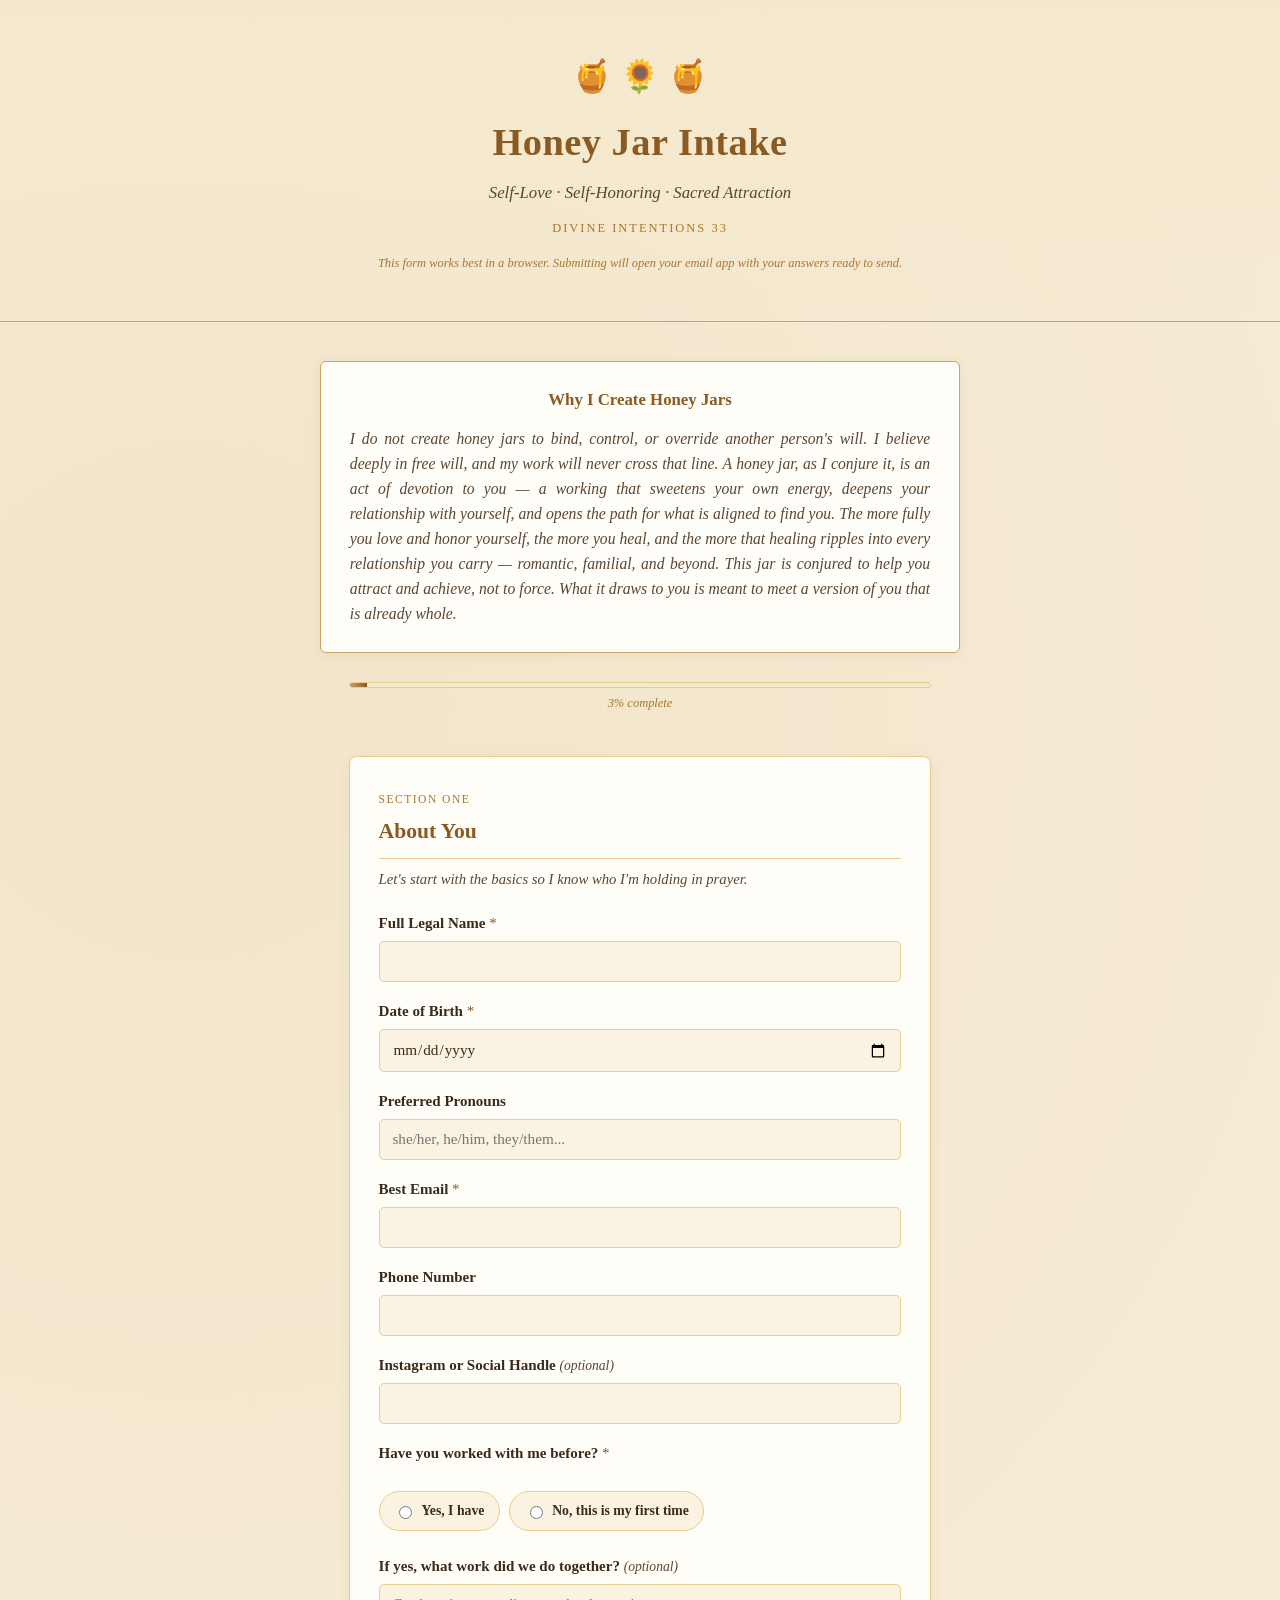
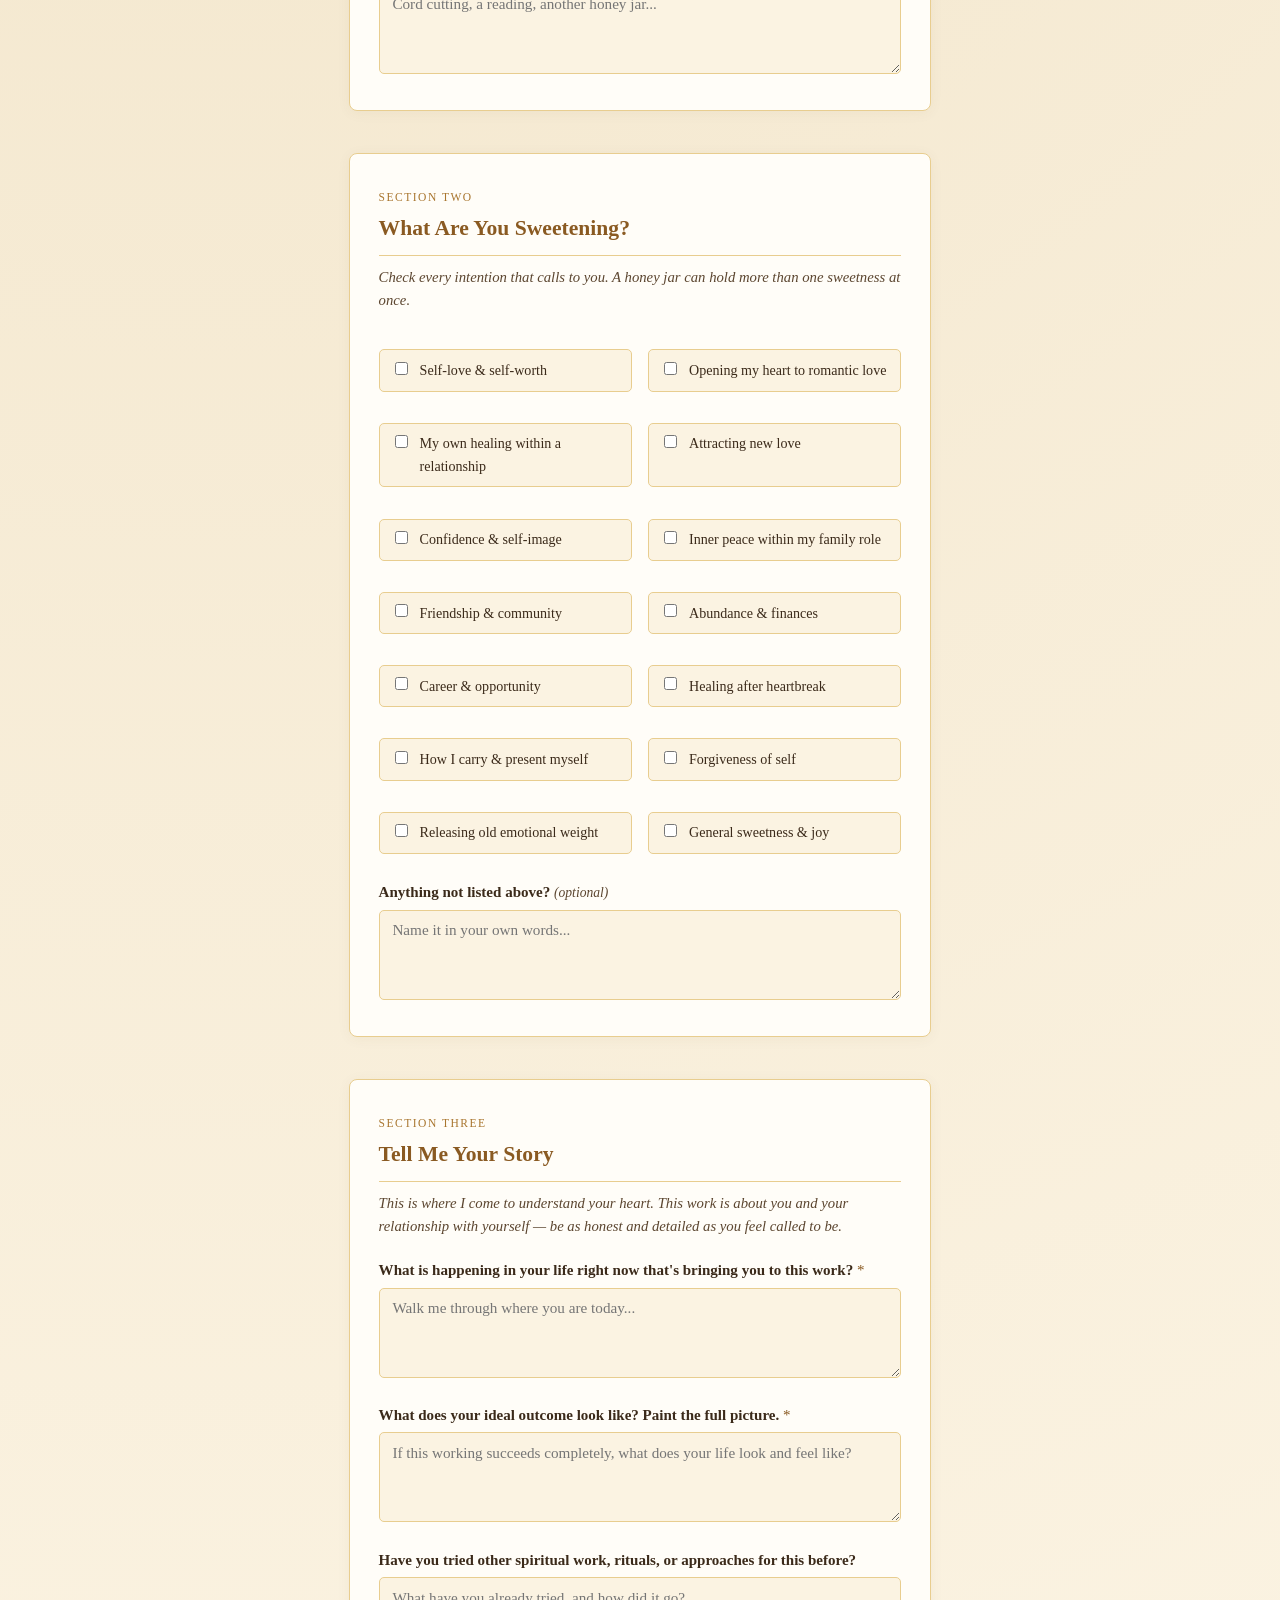
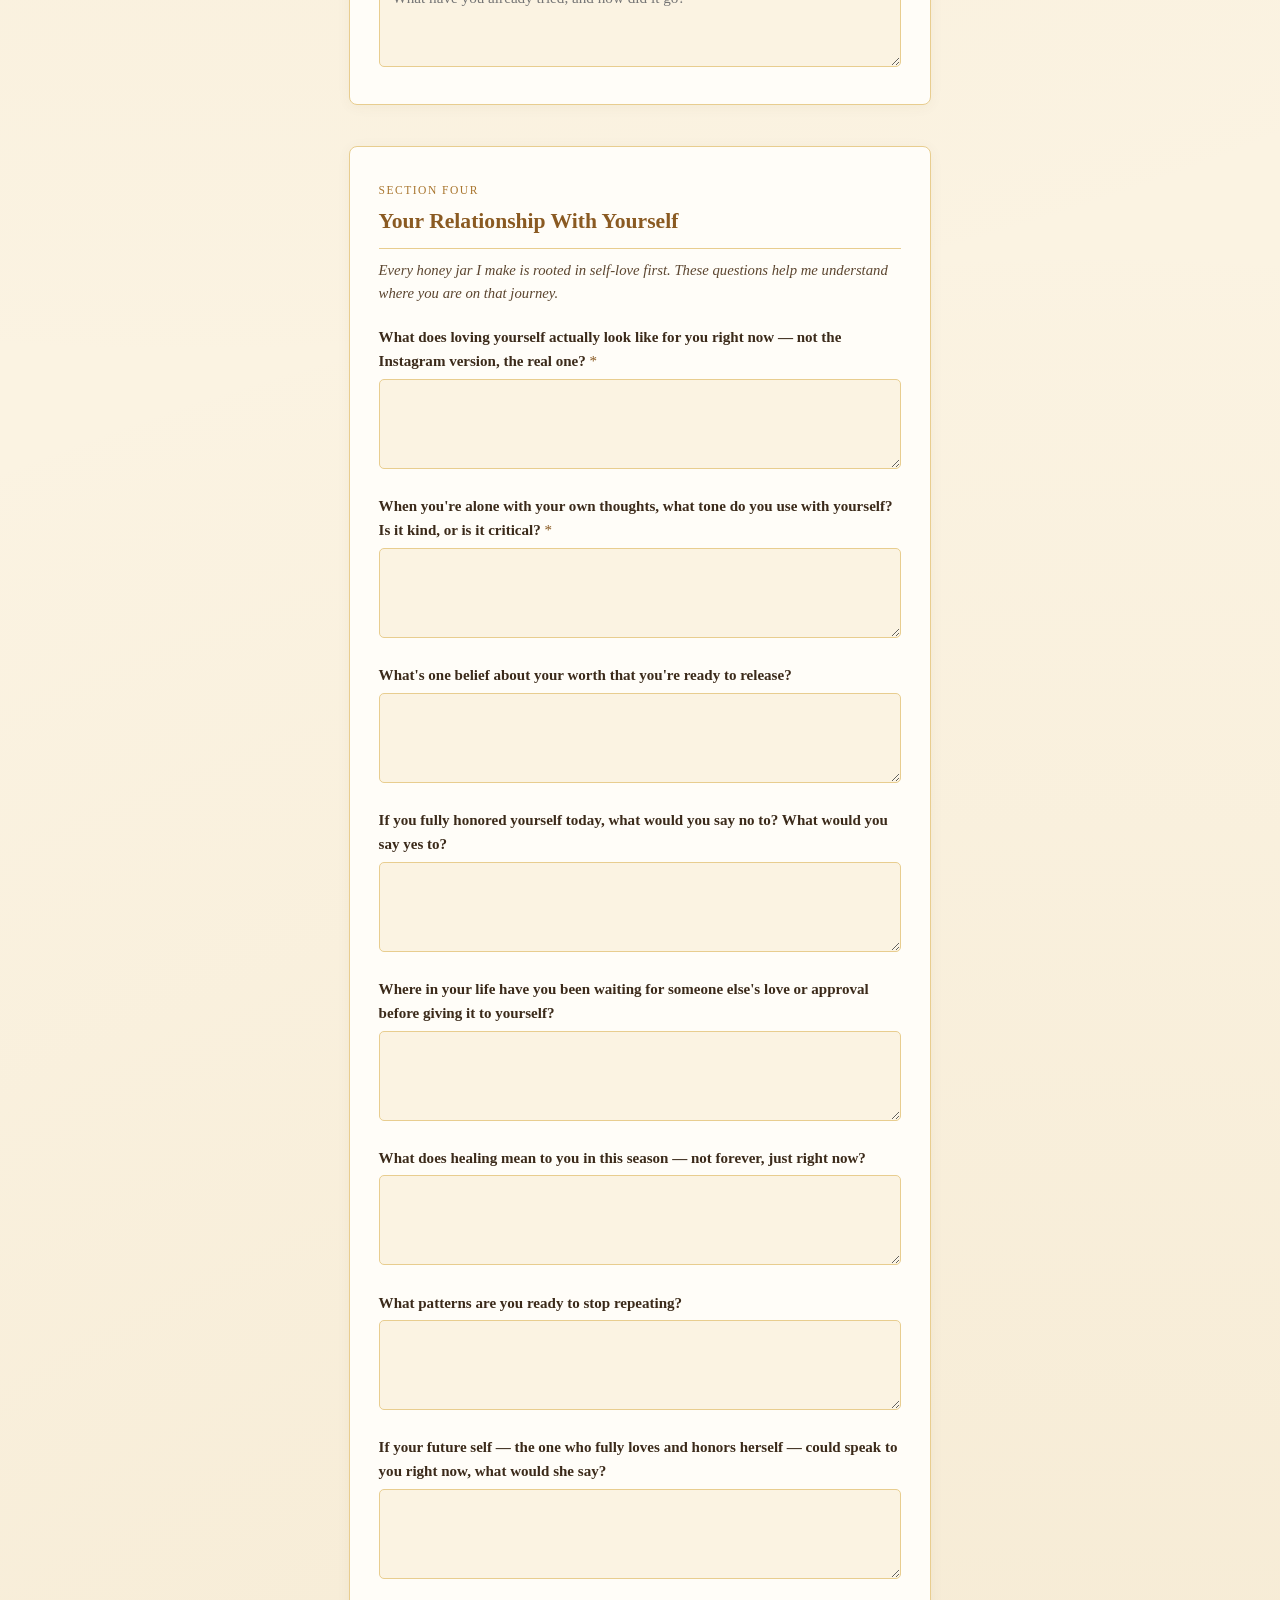
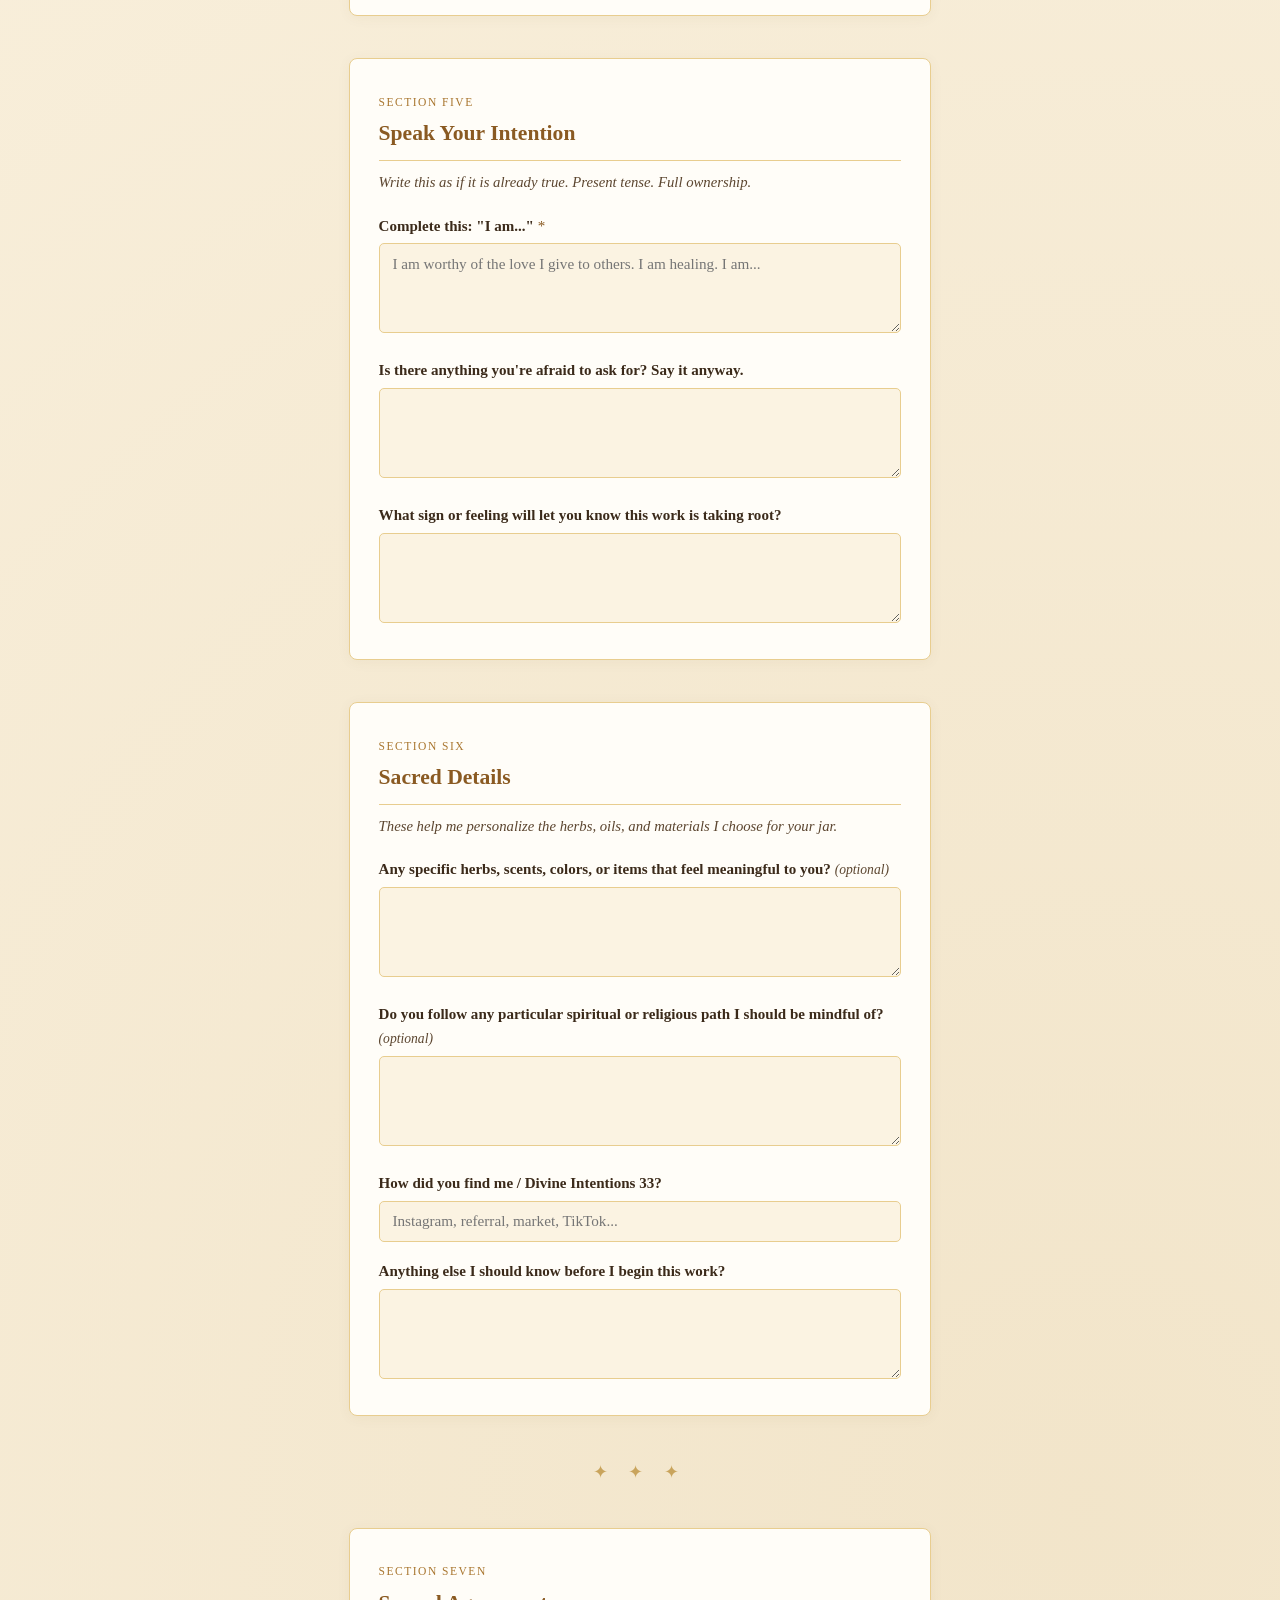
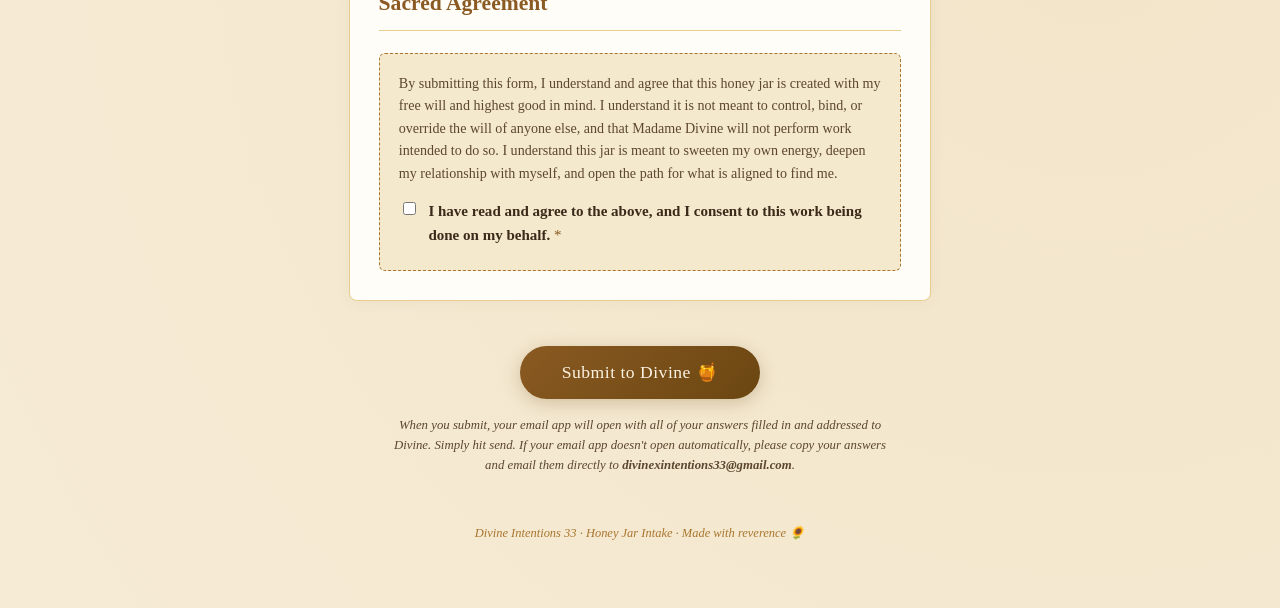
<file: honey-jar-intake_1.html>
<!DOCTYPE html>
<html lang="en">
<head>
<meta charset="UTF-8">
<meta name="viewport" content="width=device-width, initial-scale=1.0">
<title>Honey Jar Intake — Divine Intentions 33</title>
<style>
  :root {
    --honey-dark: #6b4611;
    --honey: #a9762f;
    --honey-deep: #8a5a22;
    --gold: #c9a45c;
    --gold-light: #e8cd8f;
    --cream: #fbf3e2;
    --cream-deep: #f5e9cd;
    --ink: #3b2a1a;
    --ink-soft: #5c4630;
    --amber-glow: rgba(201, 164, 92, 0.18);
    --paper: #fffdf8;
  }

  * { box-sizing: border-box; }

  body {
    margin: 0;
    font-family: Georgia, 'Times New Roman', serif;
    background:
      radial-gradient(circle at 15% 10%, var(--amber-glow), transparent 45%),
      radial-gradient(circle at 85% 90%, var(--amber-glow), transparent 45%),
      var(--cream);
    color: var(--ink);
    line-height: 1.6;
    padding: 0 0 4rem;
  }

  .wrap { max-width: 720px; margin: 0 auto; padding: 0 1.5rem; }

  /* ---- Header ---- */
  header {
    text-align: center;
    padding: 3.2rem 1.5rem 2.2rem;
    border-bottom: 1px solid var(--gold);
    background: linear-gradient(180deg, var(--cream-deep), transparent);
  }
  .glyph {
    font-size: 2rem;
    margin-bottom: 0.6rem;
    opacity: 0.85;
  }
  h1 {
    font-family: 'Palatino Linotype', Palatino, Georgia, serif;
    font-size: 2.4rem;
    color: var(--honey-deep);
    margin: 0 0 0.4rem;
    letter-spacing: 0.5px;
  }
  .subtitle {
    font-style: italic;
    color: var(--ink-soft);
    font-size: 1.05rem;
    margin: 0 0 0.8rem;
  }
  .brandline {
    font-size: 0.78rem;
    letter-spacing: 2px;
    color: var(--honey);
    text-transform: uppercase;
  }
  .reader-note {
    margin-top: 0.9rem;
    font-size: 0.78rem;
    font-style: italic;
    color: var(--honey);
  }

  /* ---- Why section ---- */
  .why {
    max-width: 640px;
    margin: 2.4rem auto 0;
    padding: 1.6rem 1.8rem;
    background: var(--paper);
    border: 1px solid var(--gold);
    border-radius: 6px;
    box-shadow: 0 2px 14px rgba(107, 70, 17, 0.06);
  }
  .why h2 {
    font-size: 1.05rem;
    color: var(--honey-deep);
    margin: 0 0 0.7rem;
    text-align: center;
  }
  .why p {
    font-style: italic;
    color: var(--ink-soft);
    font-size: 0.98rem;
    margin: 0;
    text-align: justify;
  }

  /* ---- Progress ---- */
  .progress-wrap {
    max-width: 640px;
    margin: 1.8rem auto 0;
    padding: 0 1.8rem;
  }
  .progress-track {
    height: 6px;
    background: var(--cream-deep);
    border-radius: 4px;
    overflow: hidden;
    border: 1px solid var(--gold-light);
  }
  .progress-fill {
    height: 100%;
    width: 0%;
    background: linear-gradient(90deg, var(--gold), var(--honey-deep));
    transition: width 0.4s ease;
  }
  .progress-label {
    text-align: center;
    font-size: 0.78rem;
    color: var(--honey);
    margin-top: 0.4rem;
    font-style: italic;
  }

  /* ---- Sections ---- */
  form { max-width: 640px; margin: 0 auto; padding: 0 1.8rem; }

  .section {
    margin-top: 2.6rem;
    padding: 1.8rem;
    background: var(--paper);
    border: 1px solid var(--gold-light);
    border-radius: 8px;
    box-shadow: 0 2px 14px rgba(107, 70, 17, 0.05);
  }
  .section-number {
    display: inline-block;
    font-size: 0.72rem;
    letter-spacing: 1.5px;
    color: var(--honey);
    text-transform: uppercase;
    margin-bottom: 0.3rem;
  }
  .section h2 {
    font-family: 'Palatino Linotype', Palatino, Georgia, serif;
    color: var(--honey-deep);
    font-size: 1.35rem;
    margin: 0 0 0.4rem;
    border-bottom: 1px solid var(--gold-light);
    padding-bottom: 0.6rem;
  }
  .section-intro {
    font-style: italic;
    color: var(--ink-soft);
    font-size: 0.92rem;
    margin: 0.6rem 0 1.2rem;
  }

  label {
    display: block;
    font-size: 0.94rem;
    color: var(--ink);
    margin: 1.1rem 0 0.35rem;
    font-weight: bold;
  }
  label .req { color: var(--honey-deep); font-weight: normal; }
  label .opt { color: var(--ink-soft); font-weight: normal; font-style: italic; font-size: 0.85rem; }

  input[type="text"],
  input[type="date"],
  input[type="email"],
  input[type="tel"],
  textarea,
  select {
    width: 100%;
    padding: 0.65rem 0.8rem;
    border: 1px solid var(--gold-light);
    border-radius: 5px;
    background: var(--cream);
    font-family: Georgia, serif;
    font-size: 0.95rem;
    color: var(--ink);
    resize: vertical;
  }
  textarea { min-height: 90px; }
  input:focus, textarea:focus, select:focus {
    outline: none;
    border-color: var(--honey-deep);
    background: var(--paper);
    box-shadow: 0 0 0 3px var(--amber-glow);
  }

  .helper {
    font-size: 0.8rem;
    color: var(--ink-soft);
    font-style: italic;
    margin-top: 0.3rem;
  }

  /* ---- Checkbox / radio grids ---- */
  .check-grid {
    display: grid;
    grid-template-columns: 1fr 1fr;
    gap: 0.5rem 1rem;
    margin-top: 0.6rem;
  }
  @media (max-width: 520px) { .check-grid { grid-template-columns: 1fr; } }

  .check-item {
    display: flex;
    align-items: flex-start;
    gap: 0.55rem;
    padding: 0.55rem 0.7rem;
    background: var(--cream);
    border: 1px solid var(--gold-light);
    border-radius: 5px;
    font-size: 0.88rem;
    cursor: pointer;
    transition: background 0.15s, border-color 0.15s;
  }
  .check-item:hover { background: var(--cream-deep); border-color: var(--gold); }
  .check-item input { width: auto; margin-top: 0.15rem; accent-color: var(--honey-deep); }
  .check-item span { font-weight: normal; }

  .radio-row {
    display: flex;
    gap: 0.6rem;
    flex-wrap: wrap;
    margin-top: 0.5rem;
  }
  .radio-pill {
    display: flex;
    align-items: center;
    gap: 0.4rem;
    padding: 0.5rem 0.9rem;
    background: var(--cream);
    border: 1px solid var(--gold-light);
    border-radius: 20px;
    font-size: 0.86rem;
    cursor: pointer;
  }
  .radio-pill:hover { border-color: var(--gold); }
  .radio-pill input { accent-color: var(--honey-deep); }

  /* ---- Jar cards (repeatable intention block) ---- */
  .jar-card {
    margin-top: 1.4rem;
    padding: 1.2rem 1.3rem;
    background: linear-gradient(180deg, var(--cream), var(--cream-deep));
    border: 1px solid var(--gold);
    border-radius: 7px;
    position: relative;
  }
  .jar-card::before {
    content: "🍯";
    position: absolute;
    top: -14px;
    left: 1.2rem;
    background: var(--paper);
    border: 1px solid var(--gold);
    border-radius: 50%;
    width: 30px; height: 30px;
    display: flex; align-items: center; justify-content: center;
    font-size: 0.95rem;
  }
  .jar-card h3 {
    margin: 0.3rem 0 0.8rem;
    font-size: 1rem;
    color: var(--honey-deep);
  }

  /* ---- Divider ---- */
  .divider {
    text-align: center;
    margin: 2.6rem 0;
    color: var(--gold);
    font-size: 1.1rem;
    letter-spacing: 8px;
  }

  /* ---- Consent ---- */
  .consent-box {
    margin-top: 1.4rem;
    padding: 1.1rem 1.2rem;
    background: var(--cream-deep);
    border: 1px dashed var(--honey);
    border-radius: 6px;
    font-size: 0.88rem;
    color: var(--ink-soft);
  }
  .consent-check {
    display: flex;
    align-items: flex-start;
    gap: 0.6rem;
    margin-top: 0.9rem;
    font-weight: bold;
    color: var(--ink);
    cursor: pointer;
  }
  .consent-check input { margin-top: 0.2rem; accent-color: var(--honey-deep); }

  /* ---- Submit ---- */
  .submit-wrap {
    text-align: center;
    margin: 2.8rem 0 1rem;
  }
  button.submit-btn {
    background: linear-gradient(135deg, var(--honey-deep), var(--honey-dark));
    color: var(--cream);
    border: none;
    padding: 1rem 2.6rem;
    font-family: 'Palatino Linotype', Palatino, Georgia, serif;
    font-size: 1.1rem;
    letter-spacing: 0.5px;
    border-radius: 30px;
    cursor: pointer;
    box-shadow: 0 4px 18px rgba(107, 70, 17, 0.25);
    transition: transform 0.15s, box-shadow 0.15s;
  }
  button.submit-btn:hover {
    transform: translateY(-2px);
    box-shadow: 0 6px 22px rgba(107, 70, 17, 0.32);
  }
  .submit-fallback {
    max-width: 500px;
    margin: 1rem auto 0;
    font-size: 0.8rem;
    color: var(--ink-soft);
    font-style: italic;
  }

  footer {
    text-align: center;
    margin-top: 3rem;
    font-size: 0.78rem;
    color: var(--honey);
    font-style: italic;
  }

  .error-msg {
    display: none;
    color: #a13b2f;
    font-size: 0.82rem;
    margin-top: 1rem;
    text-align: center;
    font-style: italic;
  }
</style>
</head>
<body>

<header>
  <div class="glyph">🍯 🌻 🍯</div>
  <h1>Honey Jar Intake</h1>
  <p class="subtitle">Self-Love &middot; Self-Honoring &middot; Sacred Attraction</p>
  <p class="brandline">Divine Intentions 33</p>
  <p class="reader-note">This form works best in a browser. Submitting will open your email app with your answers ready to send.</p>
</header>

<div class="why">
  <h2>Why I Create Honey Jars</h2>
  <p>
    I do not create honey jars to bind, control, or override another person's will. I believe deeply
    in free will, and my work will never cross that line. A honey jar, as I conjure it, is an act of
    devotion to <em>you</em> &mdash; a working that sweetens your own energy, deepens your relationship
    with yourself, and opens the path for what is aligned to find you. The more fully you love and
    honor yourself, the more you heal, and the more that healing ripples into every relationship you
    carry &mdash; romantic, familial, and beyond. This jar is conjured to help you attract and achieve,
    not to force. What it draws to you is meant to meet a version of you that is already whole.
  </p>
</div>

<div class="progress-wrap">
  <div class="progress-track"><div class="progress-fill" id="progressFill"></div></div>
  <div class="progress-label" id="progressLabel">0% complete</div>
</div>

<form id="honeyJarForm">

  <!-- SECTION 1 -->
  <div class="section">
    <span class="section-number">Section One</span>
    <h2>About You</h2>
    <p class="section-intro">Let's start with the basics so I know who I'm holding in prayer.</p>

    <label>Full Legal Name <span class="req">*</span></label>
    <input type="text" name="full_name" required>

    <label>Date of Birth <span class="req">*</span></label>
    <input type="date" name="dob" required>

    <label>Preferred Pronouns</label>
    <input type="text" name="pronouns" placeholder="she/her, he/him, they/them...">

    <label>Best Email <span class="req">*</span></label>
    <input type="email" name="email" required>

    <label>Phone Number</label>
    <input type="tel" name="phone">

    <label>Instagram or Social Handle <span class="opt">(optional)</span></label>
    <input type="text" name="instagram">

    <label>Have you worked with me before? <span class="req">*</span></label>
    <div class="radio-row">
      <label class="radio-pill"><input type="radio" name="prior_client" value="Yes, I have" required><span>Yes, I have</span></label>
      <label class="radio-pill"><input type="radio" name="prior_client" value="No, this is my first time" required><span>No, this is my first time</span></label>
    </div>

    <label>If yes, what work did we do together? <span class="opt">(optional)</span></label>
    <textarea name="prior_work_detail" placeholder="Cord cutting, a reading, another honey jar..."></textarea>
  </div>

  <!-- SECTION 2 -->
  <div class="section">
    <span class="section-number">Section Two</span>
    <h2>What Are You Sweetening?</h2>
    <p class="section-intro">Check every intention that calls to you. A honey jar can hold more than one sweetness at once.</p>

    <div class="check-grid">
      <label class="check-item"><input type="checkbox" name="intentions" value="Self-love and self-worth"><span>Self-love &amp; self-worth</span></label>
      <label class="check-item"><input type="checkbox" name="intentions" value="Opening my heart to romantic love"><span>Opening my heart to romantic love</span></label>
      <label class="check-item"><input type="checkbox" name="intentions" value="My own healing within a relationship"><span>My own healing within a relationship</span></label>
      <label class="check-item"><input type="checkbox" name="intentions" value="Attracting new love"><span>Attracting new love</span></label>
      <label class="check-item"><input type="checkbox" name="intentions" value="Confidence and self-image"><span>Confidence &amp; self-image</span></label>
      <label class="check-item"><input type="checkbox" name="intentions" value="Inner peace within my family role"><span>Inner peace within my family role</span></label>
      <label class="check-item"><input type="checkbox" name="intentions" value="Friendship and community"><span>Friendship &amp; community</span></label>
      <label class="check-item"><input type="checkbox" name="intentions" value="Abundance and finances"><span>Abundance &amp; finances</span></label>
      <label class="check-item"><input type="checkbox" name="intentions" value="Career and opportunity"><span>Career &amp; opportunity</span></label>
      <label class="check-item"><input type="checkbox" name="intentions" value="Emotional healing after heartbreak"><span>Healing after heartbreak</span></label>
      <label class="check-item"><input type="checkbox" name="intentions" value="How I carry and present myself"><span>How I carry &amp; present myself</span></label>
      <label class="check-item"><input type="checkbox" name="intentions" value="Forgiveness of self"><span>Forgiveness of self</span></label>
      <label class="check-item"><input type="checkbox" name="intentions" value="Releasing old emotional weight"><span>Releasing old emotional weight</span></label>
      <label class="check-item"><input type="checkbox" name="intentions" value="General sweetness and joy"><span>General sweetness &amp; joy</span></label>
    </div>

    <label style="margin-top:1.3rem;">Anything not listed above? <span class="opt">(optional)</span></label>
    <textarea name="intentions_other" placeholder="Name it in your own words..."></textarea>
  </div>

  <!-- SECTION 3 -->
  <div class="section">
    <span class="section-number">Section Three</span>
    <h2>Tell Me Your Story</h2>
    <p class="section-intro">This is where I come to understand your heart. This work is about you and your relationship with yourself &mdash; be as honest and detailed as you feel called to be.</p>

    <label>What is happening in your life right now that's bringing you to this work? <span class="req">*</span></label>
    <textarea name="current_situation" required placeholder="Walk me through where you are today..."></textarea>

    <label>What does your ideal outcome look like? Paint the full picture. <span class="req">*</span></label>
    <textarea name="ideal_outcome" required placeholder="If this working succeeds completely, what does your life look and feel like?"></textarea>

    <label>Have you tried other spiritual work, rituals, or approaches for this before?</label>
    <textarea name="prior_attempts" placeholder="What have you already tried, and how did it go?"></textarea>
  </div>

  <!-- SECTION 4 -->
  <div class="section">
    <span class="section-number">Section Four</span>
    <h2>Your Relationship With Yourself</h2>
    <p class="section-intro">Every honey jar I make is rooted in self-love first. These questions help me understand where you are on that journey.</p>

    <label>What does loving yourself actually look like for you right now &mdash; not the Instagram version, the real one? <span class="req">*</span></label>
    <textarea name="q_self_love" required></textarea>

    <label>When you're alone with your own thoughts, what tone do you use with yourself? Is it kind, or is it critical? <span class="req">*</span></label>
    <textarea name="q_inner_voice" required></textarea>

    <label>What's one belief about your worth that you're ready to release?</label>
    <textarea name="q_worth_belief"></textarea>

    <label>If you fully honored yourself today, what would you say no to? What would you say yes to?</label>
    <textarea name="q_honor_today"></textarea>

    <label>Where in your life have you been waiting for someone else's love or approval before giving it to yourself?</label>
    <textarea name="q_waiting_approval"></textarea>

    <label>What does healing mean to you in this season &mdash; not forever, just right now?</label>
    <textarea name="q_healing_season"></textarea>

    <label>What patterns are you ready to stop repeating?</label>
    <textarea name="q_patterns"></textarea>

    <label>If your future self &mdash; the one who fully loves and honors herself &mdash; could speak to you right now, what would she say?</label>
    <textarea name="q_future_self"></textarea>
  </div>

  <!-- SECTION 5 -->
  <div class="section">
    <span class="section-number">Section Five</span>
    <h2>Speak Your Intention</h2>
    <p class="section-intro">Write this as if it is already true. Present tense. Full ownership.</p>

    <label>Complete this: "I am..." <span class="req">*</span></label>
    <textarea name="intention_statement" required placeholder="I am worthy of the love I give to others. I am healing. I am..."></textarea>

    <label>Is there anything you're afraid to ask for? Say it anyway.</label>
    <textarea name="afraid_to_ask"></textarea>

    <label>What sign or feeling will let you know this work is taking root?</label>
    <textarea name="q_sign_of_root"></textarea>
  </div>

  <!-- SECTION 6 -->
  <div class="section">
    <span class="section-number">Section Six</span>
    <h2>Sacred Details</h2>
    <p class="section-intro">These help me personalize the herbs, oils, and materials I choose for your jar.</p>

    <label>Any specific herbs, scents, colors, or items that feel meaningful to you? <span class="opt">(optional)</span></label>
    <textarea name="personal_materials"></textarea>

    <label>Do you follow any particular spiritual or religious path I should be mindful of? <span class="opt">(optional)</span></label>
    <textarea name="spiritual_background"></textarea>

    <label>How did you find me / Divine Intentions 33?</label>
    <input type="text" name="how_found" placeholder="Instagram, referral, market, TikTok...">

    <label>Anything else I should know before I begin this work?</label>
    <textarea name="anything_else"></textarea>
  </div>

  <div class="divider">✦ ✦ ✦</div>

  <!-- SECTION 7: CONSENT -->
  <div class="section">
    <span class="section-number">Section Seven</span>
    <h2>Sacred Agreement</h2>
    <div class="consent-box">
      <p style="margin:0;">
        By submitting this form, I understand and agree that this honey jar is created with my free
        will and highest good in mind. I understand it is not meant to control, bind, or override the
        will of anyone else, and that Madame Divine will not perform work intended to do so. I
        understand this jar is meant to sweeten my own energy, deepen my relationship with myself,
        and open the path for what is aligned to find me.
      </p>
      <label class="consent-check">
        <input type="checkbox" name="consent" required>
        <span>I have read and agree to the above, and I consent to this work being done on my behalf. <span class="req">*</span></span>
      </label>
    </div>
  </div>

  <div class="submit-wrap">
    <button type="submit" class="submit-btn">Submit to Divine 🍯</button>
    <p class="submit-fallback">
      When you submit, your email app will open with all of your answers filled in and addressed to
      Divine. Simply hit send. If your email app doesn't open automatically, please copy your answers
      and email them directly to <strong>divinexintentions33@gmail.com</strong>.
    </p>
    <p class="error-msg" id="errorMsg">Please fill in all required fields marked with *, including the sacred agreement checkbox.</p>
  </div>

</form>

<footer>
  Divine Intentions 33 &middot; Honey Jar Intake &middot; Made with reverence 🌻
</footer>

<script>
  const form = document.getElementById('honeyJarForm');
  const progressFill = document.getElementById('progressFill');
  const progressLabel = document.getElementById('progressLabel');
  const errorMsg = document.getElementById('errorMsg');

  function getAllFields() {
    return Array.from(form.querySelectorAll('input, textarea'));
  }

  function updateProgress() {
    const fields = getAllFields().filter(f => f.type !== 'checkbox' || f.name === 'consent');
    const checkboxGroups = {};
    let filled = 0;
    let total = 0;

    // Text/date/email/tel/textarea/radio/consent-checkbox counted individually
    const seenRadioGroups = new Set();
    getAllFields().forEach(f => {
      if (f.type === 'checkbox' && f.name === 'intentions') return; // counted separately below
      if (f.type === 'radio') {
        if (seenRadioGroups.has(f.name)) return;
        seenRadioGroups.add(f.name);
        total++;
        if (form.querySelector(`input[name="${f.name}"]:checked`)) filled++;
        return;
      }
      total++;
      if (f.value && f.value.trim() !== '') filled++;
    });

    // Intentions checkbox group counts as one "field"
    total++;
    if (form.querySelectorAll('input[name="intentions"]:checked').length > 0) filled++;

    const pct = Math.min(100, Math.round((filled / total) * 100));
    progressFill.style.width = pct + '%';
    progressLabel.textContent = pct + '% complete';
  }

  getAllFields().forEach(f => {
    f.addEventListener('input', updateProgress);
    f.addEventListener('change', updateProgress);
  });
  updateProgress();

  form.addEventListener('submit', function (e) {
    e.preventDefault();

    if (!form.checkValidity()) {
      form.reportValidity();
      errorMsg.style.display = 'block';
      return;
    }
    errorMsg.style.display = 'none';

    const data = new FormData(form);

    const get = (name) => (data.get(name) || '').toString().trim() || '—';
    const getAll = (name) => data.getAll(name).join(', ') || '—';

    const body = `
HONEY JAR INTAKE SUBMISSION
Divine Intentions 33
============================

SECTION ONE — ABOUT YOU
Full Name: ${get('full_name')}
Date of Birth: ${get('dob')}
Pronouns: ${get('pronouns')}
Email: ${get('email')}
Phone: ${get('phone')}
Instagram: ${get('instagram')}
Prior Client: ${get('prior_client')}
Prior Work Detail: ${get('prior_work_detail')}

SECTION TWO — WHAT ARE YOU SWEETENING?
Intentions Selected: ${getAll('intentions')}
Other Intentions: ${get('intentions_other')}

SECTION THREE — YOUR STORY
Current Situation: ${get('current_situation')}
Ideal Outcome: ${get('ideal_outcome')}
Prior Attempts: ${get('prior_attempts')}

SECTION FOUR — RELATIONSHIP WITH SELF
Self-Love Now: ${get('q_self_love')}
Inner Voice Tone: ${get('q_inner_voice')}
Worth Belief to Release: ${get('q_worth_belief')}
Honoring Today: ${get('q_honor_today')}
Waiting on Approval: ${get('q_waiting_approval')}
Healing This Season: ${get('q_healing_season')}
Patterns to Stop: ${get('q_patterns')}
Future Self Message: ${get('q_future_self')}

SECTION FIVE — INTENTION
"I am..." Statement: ${get('intention_statement')}
Afraid to Ask For: ${get('afraid_to_ask')}
Sign of Root: ${get('q_sign_of_root')}

SECTION SIX — SACRED DETAILS
Personal Materials: ${get('personal_materials')}
Spiritual Background: ${get('spiritual_background')}
How Found Divine: ${get('how_found')}
Anything Else: ${get('anything_else')}

SECTION SEVEN — AGREEMENT
Consent Given: ${data.get('consent') ? 'Yes' : 'No'}
`.trim();

    const subject = encodeURIComponent(`Honey Jar Intake — ${get('full_name')}`);
    const mailBody = encodeURIComponent(body);
    const mailtoLink = `mailto:divinexintentions33@gmail.com?subject=${subject}&body=${mailBody}`;

    window.location.href = mailtoLink;
  });
</script>

</body>
</html>
</file>
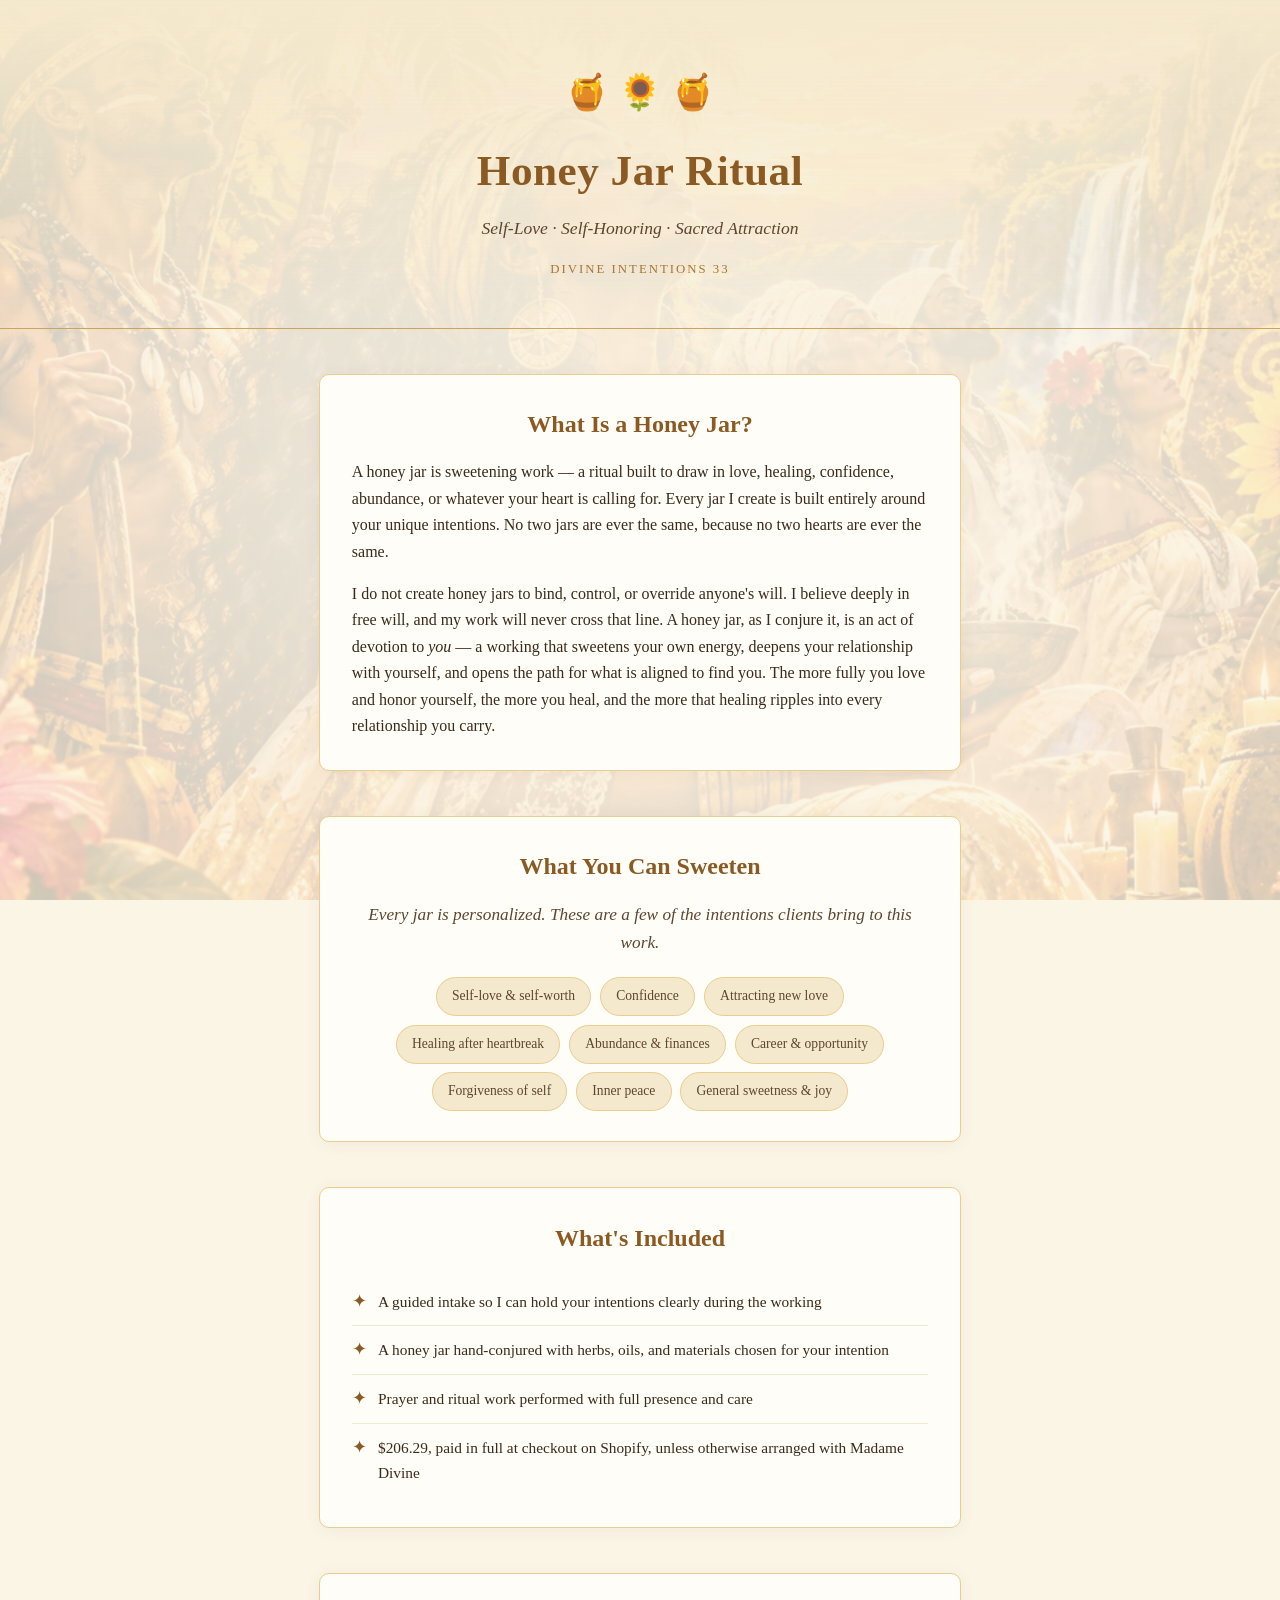
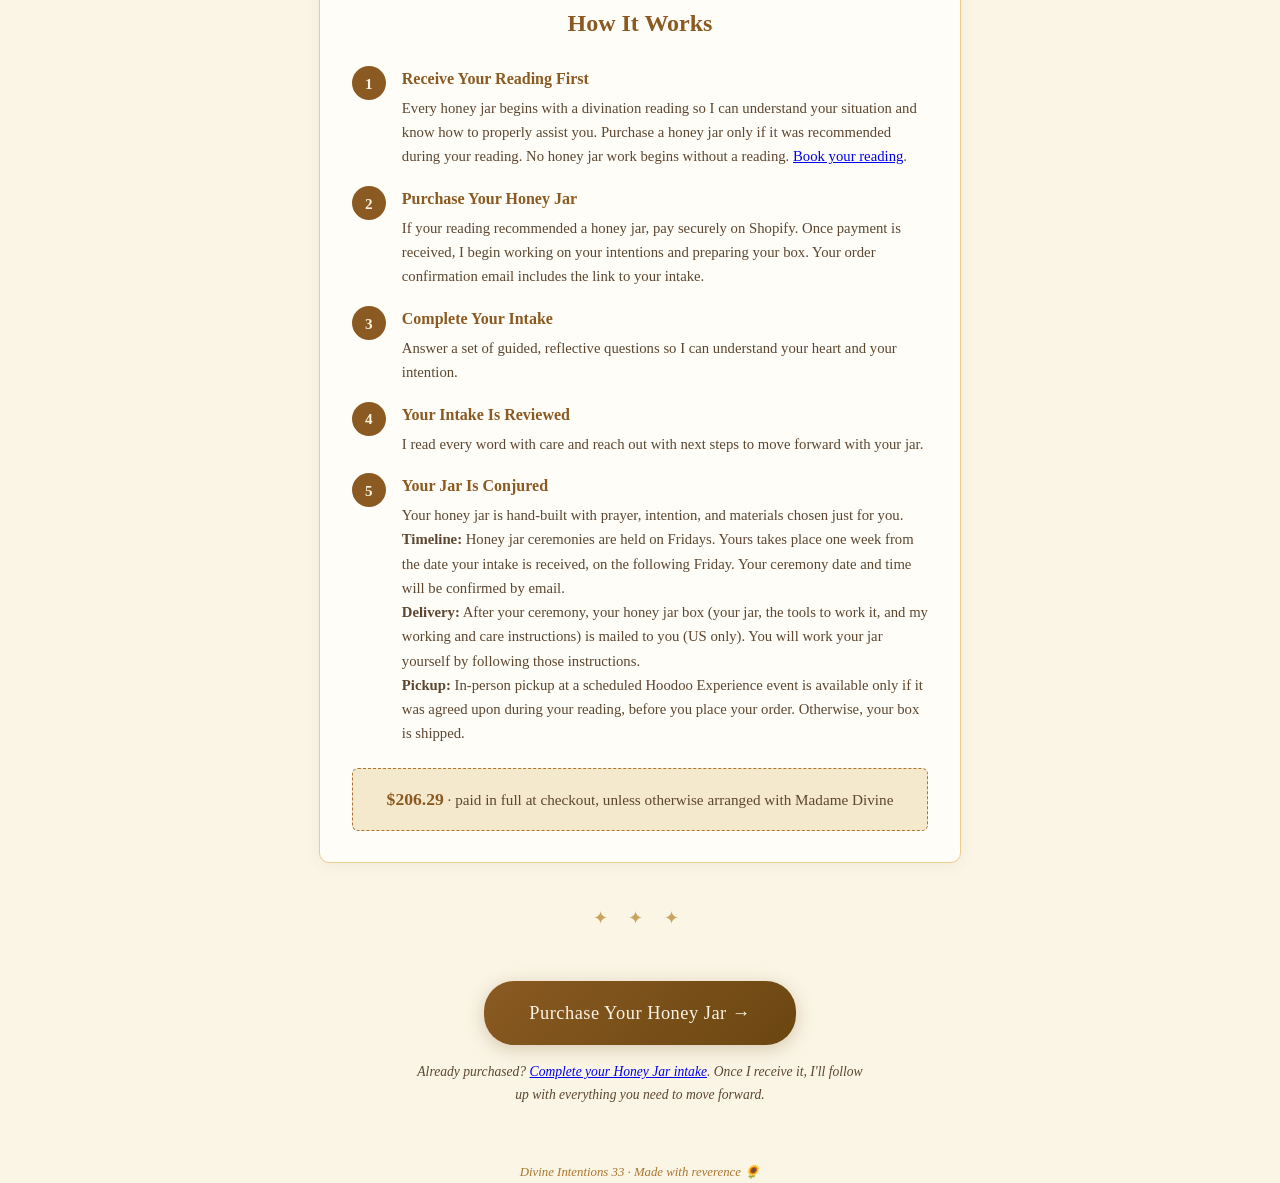
<file: honey-jar.html>
<!DOCTYPE html>
<html lang="en">
<head>
<meta charset="UTF-8">
<meta name="viewport" content="width=device-width, initial-scale=1.0">
<title>Honey Jar Ritual — Divine Intentions 33</title>
<style>
  :root {
    --honey-dark: #6b4611;
    --honey: #a9762f;
    --honey-deep: #8a5a22;
    --gold: #c9a45c;
    --gold-light: #e8cd8f;
    --cream: #fbf3e2;
    --cream-deep: #f5e9cd;
    --ink: #3b2a1a;
    --ink-soft: #5c4630;
    --amber-glow: rgba(201, 164, 92, 0.18);
    --paper: #fffdf8;
  }

  * { box-sizing: border-box; }

  body {
    margin: 0;
    font-family: Georgia, 'Times New Roman', serif;
    background:
      radial-gradient(circle at 15% 10%, var(--amber-glow), transparent 45%),
      radial-gradient(circle at 85% 90%, var(--amber-glow), transparent 45%),
      var(--cream);
    color: var(--ink);
    line-height: 1.65;
  }

  .wrap { max-width: 760px; margin: 0 auto; padding: 0 1.5rem 5rem; }

  /* ---- Hero ---- */
  header {
    text-align: center;
    padding: 4rem 1.5rem 3rem;
    border-bottom: 1px solid var(--gold);
    background: linear-gradient(180deg, var(--cream-deep), transparent);
  }
  .glyph { font-size: 2.2rem; margin-bottom: 0.8rem; opacity: 0.9; }
  h1 {
    font-family: 'Palatino Linotype', Palatino, Georgia, serif;
    font-size: 2.7rem;
    color: var(--honey-deep);
    margin: 0 0 0.5rem;
    letter-spacing: 0.5px;
  }
  .subtitle {
    font-style: italic;
    color: var(--ink-soft);
    font-size: 1.1rem;
    margin: 0 0 1rem;
  }
  .brandline {
    font-size: 0.8rem;
    letter-spacing: 2px;
    color: var(--honey);
    text-transform: uppercase;
  }

  /* ---- Sections ---- */
  section {
    max-width: 700px;
    margin: 2.8rem auto 0;
    padding: 0 1.8rem;
  }
  .card {
    padding: 1.9rem 2rem;
    background: var(--paper);
    border: 1px solid var(--gold-light);
    border-radius: 10px;
    box-shadow: 0 2px 16px rgba(107, 70, 17, 0.06);
  }
  h2 {
    font-family: 'Palatino Linotype', Palatino, Georgia, serif;
    color: var(--honey-deep);
    font-size: 1.5rem;
    margin: 0 0 0.9rem;
    text-align: center;
  }
  p { font-size: 1rem; color: var(--ink); margin: 0 0 1rem; }
  p:last-child { margin-bottom: 0; }
  .lead {
    font-style: italic;
    color: var(--ink-soft);
    text-align: center;
    font-size: 1.08rem;
    margin: 0 0 0;
  }

  /* ---- Divider ---- */
  .divider {
    text-align: center;
    margin: 2.6rem 0;
    color: var(--gold);
    font-size: 1.1rem;
    letter-spacing: 8px;
  }

  /* ---- What's included list ---- */
  .includes {
    list-style: none;
    padding: 0;
    margin: 1.2rem 0 0;
  }
  .includes li {
    display: flex;
    gap: 0.7rem;
    align-items: flex-start;
    padding: 0.7rem 0;
    border-bottom: 1px solid var(--cream-deep);
    font-size: 0.96rem;
  }
  .includes li:last-child { border-bottom: none; }
  .includes .mark { color: var(--honey-deep); font-size: 1.1rem; line-height: 1.4; }

  /* ---- Intentions chips ---- */
  .chip-row {
    display: flex;
    flex-wrap: wrap;
    gap: 0.55rem;
    justify-content: center;
    margin-top: 1.2rem;
  }
  .chip {
    background: var(--cream-deep);
    border: 1px solid var(--gold-light);
    border-radius: 20px;
    padding: 0.45rem 0.95rem;
    font-size: 0.85rem;
    color: var(--ink-soft);
  }

  /* ---- Process steps ---- */
  .steps {
    counter-reset: step;
    margin-top: 1.4rem;
    display: flex;
    flex-direction: column;
    gap: 1.1rem;
  }
  .step {
    display: flex;
    gap: 1rem;
    align-items: flex-start;
  }
  .step-num {
    flex-shrink: 0;
    width: 34px;
    height: 34px;
    border-radius: 50%;
    background: var(--honey-deep);
    color: var(--cream);
    display: flex;
    align-items: center;
    justify-content: center;
    font-size: 0.95rem;
    font-weight: bold;
  }
  .step-text h3 {
    margin: 0 0 0.2rem;
    font-size: 1rem;
    color: var(--honey-deep);
  }
  .step-text p { margin: 0; font-size: 0.92rem; color: var(--ink-soft); }

  .price-note {
    text-align: center;
    margin-top: 1.4rem;
    padding: 1rem 1.2rem;
    background: var(--cream-deep);
    border: 1px dashed var(--honey);
    border-radius: 6px;
    font-size: 0.95rem;
    color: var(--ink-soft);
  }
  .price-note strong { color: var(--honey-deep); font-size: 1.1rem; }

  /* ---- CTA ---- */
  .cta-wrap {
    text-align: center;
    margin: 3rem auto 0;
  }
  a.cta-btn {
    display: inline-block;
    background: linear-gradient(135deg, var(--honey-deep), var(--honey-dark));
    color: var(--cream) !important;
    text-decoration: none;
    padding: 1.05rem 2.8rem;
    font-family: 'Palatino Linotype', Palatino, Georgia, serif;
    font-size: 1.15rem;
    letter-spacing: 0.5px;
    border-radius: 30px;
    box-shadow: 0 4px 18px rgba(107, 70, 17, 0.25);
    transition: transform 0.15s, box-shadow 0.15s;
  }
  a.cta-btn:hover {
    transform: translateY(-2px);
    box-shadow: 0 6px 22px rgba(107, 70, 17, 0.32);
  }
  .cta-note {
    max-width: 460px;
    margin: 1rem auto 0;
    font-size: 0.85rem;
    color: var(--ink-soft);
    font-style: italic;
  }

  footer {
    text-align: center;
    margin-top: 3.5rem;
    font-size: 0.8rem;
    color: var(--honey);
    font-style: italic;
  }

  @media (max-width: 560px) {
    h1 { font-size: 2.1rem; }
    .card { padding: 1.5rem 1.3rem; }
  }
</style>
<link rel="stylesheet" href="sanctuary.css">
</head>
<body class="st-sanctuary">

<header>
  <div class="glyph">🍯 🌻 🍯</div>
  <h1>Honey Jar Ritual</h1>
  <p class="subtitle">Self-Love &middot; Self-Honoring &middot; Sacred Attraction</p>
  <p class="brandline">Divine Intentions 33</p>
</header>

<section>
  <div class="card">
    <h2>What Is a Honey Jar?</h2>
    <p>
      A honey jar is sweetening work &mdash; a ritual built to draw in love, healing, confidence,
      abundance, or whatever your heart is calling for. Every jar I create is built entirely around
      your unique intentions. No two jars are ever the same, because no two hearts are ever the same.
    </p>
    <p>
      I do not create honey jars to bind, control, or override anyone's will. I believe deeply in
      free will, and my work will never cross that line. A honey jar, as I conjure it, is an act of
      devotion to <em>you</em> &mdash; a working that sweetens your own energy, deepens your
      relationship with yourself, and opens the path for what is aligned to find you. The more fully
      you love and honor yourself, the more you heal, and the more that healing ripples into every
      relationship you carry.
    </p>
  </div>
</section>

<section>
  <div class="card">
    <h2>What You Can Sweeten</h2>
    <p class="lead">Every jar is personalized. These are a few of the intentions clients bring to this work.</p>
    <div class="chip-row">
      <span class="chip">Self-love &amp; self-worth</span>
      <span class="chip">Confidence</span>
      <span class="chip">Attracting new love</span>
      <span class="chip">Healing after heartbreak</span>
      <span class="chip">Abundance &amp; finances</span>
      <span class="chip">Career &amp; opportunity</span>
      <span class="chip">Forgiveness of self</span>
      <span class="chip">Inner peace</span>
      <span class="chip">General sweetness &amp; joy</span>
    </div>
  </div>
</section>

<section>
  <div class="card">
    <h2>What's Included</h2>
    <ul class="includes">
      <li><span class="mark">&#10022;</span><span>A guided intake so I can hold your intentions clearly during the working</span></li>
      <li><span class="mark">&#10022;</span><span>A honey jar hand-conjured with herbs, oils, and materials chosen for your intention</span></li>
      <li><span class="mark">&#10022;</span><span>Prayer and ritual work performed with full presence and care</span></li>
      <li><span class="mark">&#10022;</span><span>$206.29, paid in full at checkout on Shopify, unless otherwise arranged with Madame Divine</span></li>
    </ul>
  </div>
</section>

<section>
  <div class="card">
    <h2>How It Works</h2>
    <div class="steps">
      <div class="step">
        <div class="step-num">1</div>
        <div class="step-text">
          <h3>Receive Your Reading First</h3>
          <p>Every honey jar begins with a divination reading so I can understand your situation and know how to properly assist you. Purchase a honey jar only if it was recommended during your reading. No honey jar work begins without a reading. <a href="choose-your-reading.html">Book your reading</a>.</p>
        </div>
      </div>
      <div class="step">
        <div class="step-num">2</div>
        <div class="step-text">
          <h3>Purchase Your Honey Jar</h3>
          <p>If your reading recommended a honey jar, pay securely on Shopify. Once payment is received, I begin working on your intentions and preparing your box. Your order confirmation email includes the link to your intake.</p>
        </div>
      </div>
      <div class="step">
        <div class="step-num">3</div>
        <div class="step-text">
          <h3>Complete Your Intake</h3>
          <p>Answer a set of guided, reflective questions so I can understand your heart and your intention.</p>
        </div>
      </div>
      <div class="step">
        <div class="step-num">4</div>
        <div class="step-text">
          <h3>Your Intake Is Reviewed</h3>
          <p>I read every word with care and reach out with next steps to move forward with your jar.</p>
        </div>
      </div>
      <div class="step">
        <div class="step-num">5</div>
        <div class="step-text">
          <h3>Your Jar Is Conjured</h3>
          <p>Your honey jar is hand-built with prayer, intention, and materials chosen just for you.</p>
          <p><strong>Timeline:</strong> Honey jar ceremonies are held on Fridays. Yours takes place one week from the date your intake is received, on the following Friday. Your ceremony date and time will be confirmed by email.</p>
          <p><strong>Delivery:</strong> After your ceremony, your honey jar box (your jar, the tools to work it, and my working and care instructions) is mailed to you (US only). You will work your jar yourself by following those instructions.</p>
          <p><strong>Pickup:</strong> In-person pickup at a scheduled Hoodoo Experience event is available only if it was agreed upon during your reading, before you place your order. Otherwise, your box is shipped.</p>
        </div>
      </div>
    </div>

    <div class="price-note">
      <strong>$206.29</strong> &middot; paid in full at checkout, unless otherwise arranged with Madame Divine
    </div>
  </div>
</section>

<div class="divider">✦ ✦ ✦</div>

<div class="cta-wrap">
  <a class="cta-btn" href="https://shopdivineintentions33.myshopify.com/products/custom-honey-jar" target="_blank" rel="noopener">Purchase Your Honey Jar →</a>
  <p class="cta-note">
    Already purchased? <a href="https://shopdivineintentions33.myshopify.com/pages/honey-jar-intake">Complete your Honey Jar intake</a>.
    Once I receive it, I'll follow up with everything you need to move forward.
  </p>
</div>

<footer>
  Divine Intentions 33 &middot; Made with reverence 🌻
</footer>

</body>
</html>
</file>
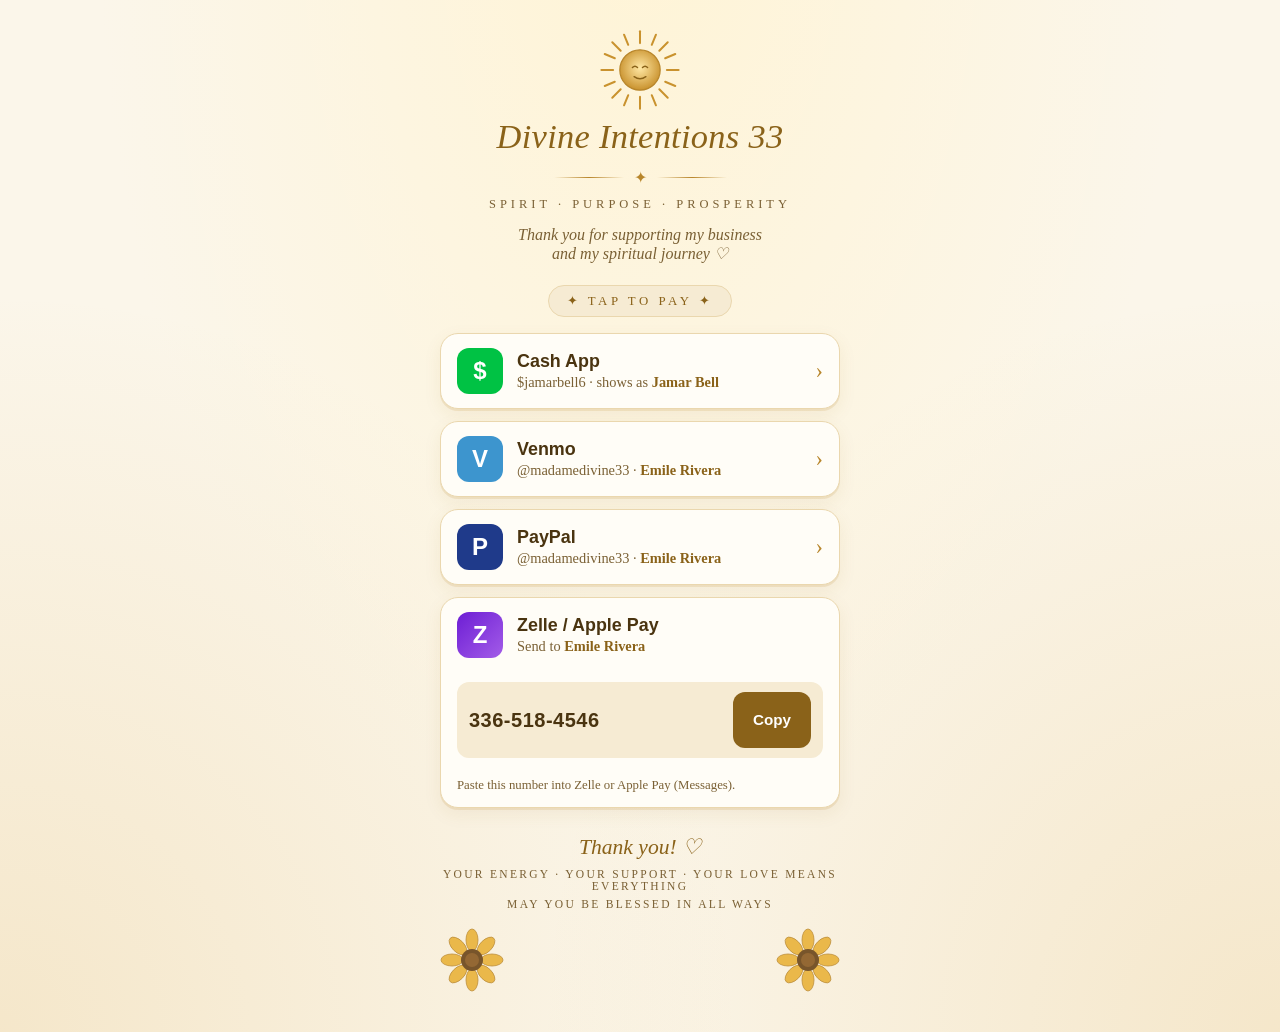
<file: market-pay.html>
<!DOCTYPE html>
<html lang="en">
<head>
<meta charset="utf-8">
<meta name="viewport" content="width=device-width, initial-scale=1, viewport-fit=cover">
<meta name="robots" content="noindex, nofollow">
<meta name="color-scheme" content="light">
<meta name="theme-color" content="#F6EBD3">
<title>Pay · Divine Intentions 33</title>
<style>
  :root{
    --ivory:#FBF6EA; --cream:#F6EBD3; --champagne:#EAD7AE;
    --gold:#B8862B; --gold-deep:#8A6219; --amber:#D9A23A;
    --ink:#4A3410; --muted:#7A6034; --rose:#E8C3B5;
  }
  *{box-sizing:border-box}
  html,body{margin:0}
  body{
    font-family: Georgia, "Iowan Old Style", "Palatino Linotype", Palatino, serif;
    color:var(--ink);
    background:
      radial-gradient(ellipse at 50% -10%, #FFF4D6 0%, rgba(255,244,214,0) 60%),
      radial-gradient(circle at 0% 100%, rgba(217,162,58,.18) 0, rgba(217,162,58,0) 45%),
      radial-gradient(circle at 100% 100%, rgba(217,162,58,.18) 0, rgba(217,162,58,0) 45%),
      var(--ivory);
    min-height:100vh;
    -webkit-font-smoothing:antialiased;
  }
  main{max-width:440px;margin:0 auto;padding:calc(28px + env(safe-area-inset-top)) calc(20px + env(safe-area-inset-right)) calc(40px + env(safe-area-inset-bottom)) calc(20px + env(safe-area-inset-left));text-align:center}
  .sun{width:84px;height:84px;margin:0 auto 6px;display:block}
  h1{
    font-style:italic;font-weight:normal;font-size:2.15rem;line-height:1.1;
    margin:0;color:var(--gold-deep);letter-spacing:.3px;
  }
  .rule{display:flex;align-items:center;gap:10px;justify-content:center;margin:12px auto 10px;color:var(--gold)}
  .rule span{height:1px;width:70px;background:linear-gradient(90deg,transparent,var(--gold),transparent)}
  .tag{font-size:.78rem;letter-spacing:.32em;text-transform:uppercase;color:var(--muted);margin:0}
  .thanks{font-style:italic;color:var(--muted);margin:14px 0 22px;font-size:1rem}
  .label{
    display:inline-block;font-size:.8rem;letter-spacing:.28em;text-transform:uppercase;
    color:var(--gold-deep);background:var(--cream);border:1px solid var(--champagne);
    border-radius:999px;padding:7px 18px;margin-bottom:16px;
  }
  .pay{
    display:flex;align-items:center;gap:14px;text-align:left;text-decoration:none;
    color:var(--ink);background:#FFFDF7;border:1.5px solid var(--champagne);
    border-radius:18px;padding:14px 16px;margin:0 0 12px;min-height:72px;
    box-shadow:0 2px 0 rgba(184,134,43,.15), 0 6px 18px rgba(138,98,25,.08);
    transition:transform .12s ease, border-color .12s ease;
  }
  .pay:active{transform:scale(.98);border-color:var(--gold)}
  .icon{
    flex:0 0 46px;height:46px;border-radius:12px;display:grid;place-items:center;
    color:#fff;font:bold 1.5rem/1 -apple-system, "Segoe UI", Arial, sans-serif;
  }
  .cash{background:#00C244}.venmo{background:#3D95CE}.paypal{background:#1F3A8A}
  .apple{background:linear-gradient(135deg,#6D1ED4,#A35CE8)}
  .txt{flex:1;min-width:0}
  .txt b{display:block;font-size:1.12rem;font-weight:bold;font-family:-apple-system,"Segoe UI",Arial,sans-serif;color:var(--ink)}
  .txt small{display:block;color:var(--muted);font-size:.9rem;margin-top:2px}
  .txt small em{font-style:normal;color:var(--gold-deep);font-weight:bold}
  .go{color:var(--gold);font-size:1.4rem;flex:0 0 auto}
  .zelle{flex-wrap:wrap}
  .num{
    display:flex;align-items:center;justify-content:space-between;gap:10px;width:100%;
    margin-top:10px;padding:10px 12px;background:var(--cream);border-radius:12px;
  }
  .num span{white-space:nowrap;font:bold 1.25rem/1 -apple-system,"Segoe UI",Arial,sans-serif;letter-spacing:.5px;color:var(--ink)}
  button.copy{
    appearance:none;border:0;border-radius:12px;padding:10px 20px;min-height:56px;white-space:nowrap;
    font:bold .95rem/1 -apple-system,"Segoe UI",Arial,sans-serif;color:#fff;
    background:#8A6219;cursor:pointer;
  }
  button.copy.done{background:#3F6B24}
  .hint{font-size:.8rem;color:var(--muted);margin:6px 0 0;width:100%}
  footer{margin-top:26px}
  footer p{margin:0;font-size:.72rem;letter-spacing:.2em;text-transform:uppercase;color:var(--muted)}
  footer p.bless{font-style:italic;font-size:1.35rem;letter-spacing:0;text-transform:none;color:var(--gold-deep);margin:0 0 8px}
  .flowers{display:flex;justify-content:space-between;margin-top:18px;opacity:.9}
  .flowers svg{width:64px;height:64px}
</style>
</head>
<body>
<main>
  <svg class="sun" viewBox="0 0 100 100" aria-hidden="true">
    <defs><radialGradient id="g" cx="50%" cy="45%" r="55%"><stop offset="0" stop-color="#FFE7A3"/><stop offset="1" stop-color="#C9922E"/></radialGradient></defs>
    <g stroke="#C9922E" stroke-width="2.4" stroke-linecap="round">
      <line x1="50" y1="4" x2="50" y2="18"/><line x1="50" y1="82" x2="50" y2="96"/>
      <line x1="4" y1="50" x2="18" y2="50"/><line x1="82" y1="50" x2="96" y2="50"/>
      <line x1="17" y1="17" x2="27" y2="27"/><line x1="73" y1="73" x2="83" y2="83"/>
      <line x1="83" y1="17" x2="73" y2="27"/><line x1="27" y1="73" x2="17" y2="83"/>
      <line x1="31" y1="8" x2="36" y2="20"/><line x1="69" y1="8" x2="64" y2="20"/>
      <line x1="31" y1="92" x2="36" y2="80"/><line x1="69" y1="92" x2="64" y2="80"/>
      <line x1="8" y1="31" x2="20" y2="36"/><line x1="92" y1="31" x2="80" y2="36"/>
      <line x1="8" y1="69" x2="20" y2="64"/><line x1="92" y1="69" x2="80" y2="64"/>
    </g>
    <circle cx="50" cy="50" r="24" fill="url(#g)" stroke="#B8862B" stroke-width="1.5"/>
    <path d="M41 47q3-3 6 0M53 47q3-3 6 0M43 58q7 5 14 0" fill="none" stroke="#8A6219" stroke-width="1.8" stroke-linecap="round"/>
  </svg>

  <h1>Divine Intentions 33</h1>
  <div class="rule"><span></span>✦<span></span></div>
  <p class="tag">Spirit · Purpose · Prosperity</p>
  <p class="thanks">Thank you for supporting my business<br>and my spiritual journey ♡</p>

  <div class="label">✦ Tap to Pay ✦</div>

  <a class="pay" href="https://cash.app/$jamarbell6">
    <div class="icon cash">$</div>
    <div class="txt"><b>Cash App</b><small>$jamarbell6 · shows as <em>Jamar Bell</em></small></div>
    <div class="go">›</div>
  </a>

  <a class="pay" href="https://venmo.com/u/madamedivine33">
    <div class="icon venmo">V</div>
    <div class="txt"><b>Venmo</b><small>@madamedivine33 · <em>Emile Rivera</em></small></div>
    <div class="go">›</div>
  </a>

  <a class="pay" href="https://paypal.me/madamedivine33">
    <div class="icon paypal">P</div>
    <div class="txt"><b>PayPal</b><small>@madamedivine33 · <em>Emile Rivera</em></small></div>
    <div class="go">›</div>
  </a>

  <div class="pay zelle">
    <div class="icon apple">Z</div>
    <div class="txt"><b>Zelle / Apple Pay</b><small>Send to <em>Emile Rivera</em></small></div>
    <div class="num">
      <span>336-518-4546</span>
      <button class="copy" type="button" data-copy="3365184546">Copy</button>
    </div>
    <p class="hint">Paste this number into Zelle or Apple Pay (Messages).</p>
  </div>

  <footer>
    <p class="bless">Thank you! ♡</p>
    <p>Your energy · Your support · Your love means everything</p>
    <p style="margin-top:6px">May you be blessed in all ways</p>
    <div class="flowers" aria-hidden="true">
      <svg viewBox="0 0 64 64"><g fill="#E9B23A" stroke="#B8862B" stroke-width=".8"><ellipse cx="32" cy="12" rx="6" ry="11"/><ellipse cx="32" cy="52" rx="6" ry="11"/><ellipse cx="12" cy="32" rx="11" ry="6"/><ellipse cx="52" cy="32" rx="11" ry="6"/><ellipse cx="18" cy="18" rx="6" ry="11" transform="rotate(-45 18 18)"/><ellipse cx="46" cy="46" rx="6" ry="11" transform="rotate(-45 46 46)"/><ellipse cx="46" cy="18" rx="6" ry="11" transform="rotate(45 46 18)"/><ellipse cx="18" cy="46" rx="6" ry="11" transform="rotate(45 18 46)"/></g><circle cx="32" cy="32" r="11" fill="#6B4518"/><circle cx="32" cy="32" r="7" fill="#8A5A22"/></svg>
      <svg viewBox="0 0 64 64"><g fill="#E9B23A" stroke="#B8862B" stroke-width=".8"><ellipse cx="32" cy="12" rx="6" ry="11"/><ellipse cx="32" cy="52" rx="6" ry="11"/><ellipse cx="12" cy="32" rx="11" ry="6"/><ellipse cx="52" cy="32" rx="11" ry="6"/><ellipse cx="18" cy="18" rx="6" ry="11" transform="rotate(-45 18 18)"/><ellipse cx="46" cy="46" rx="6" ry="11" transform="rotate(-45 46 46)"/><ellipse cx="46" cy="18" rx="6" ry="11" transform="rotate(45 46 18)"/><ellipse cx="18" cy="46" rx="6" ry="11" transform="rotate(45 18 46)"/></g><circle cx="32" cy="32" r="11" fill="#6B4518"/><circle cx="32" cy="32" r="7" fill="#8A5A22"/></svg>
    </div>
  </footer>
</main>
<script>
(function(){
  function fallbackCopy(text){
    var t = document.createElement('textarea');
    t.value = text; t.setAttribute('readonly','');
    t.style.position='fixed'; t.style.top='-1000px'; t.style.fontSize='16px';
    document.body.appendChild(t);
    t.focus(); t.select(); t.setSelectionRange(0, text.length);
    var ok = false;
    try { ok = document.execCommand('copy'); } catch(e) {}
    document.body.removeChild(t);
    return ok;
  }
  document.querySelectorAll('button.copy').forEach(function(btn){
    btn.addEventListener('click', function(){
      var text = btn.getAttribute('data-copy');
      function reset(){ btn.textContent='Copy'; btn.classList.remove('done'); }
      function done(){
        btn.textContent = 'Copied!'; btn.classList.add('done');
        setTimeout(reset, 2000);
      }
      function fail(){ btn.textContent = 'Hold number'; setTimeout(reset, 4000); }
      if (navigator.clipboard && window.isSecureContext) {
        navigator.clipboard.writeText(text).then(done, function(){ fallbackCopy(text) ? done() : fail(); });
      } else {
        fallbackCopy(text) ? done() : fail();
      }
    });
  });
})();
</script>
</body>
</html>
</file>
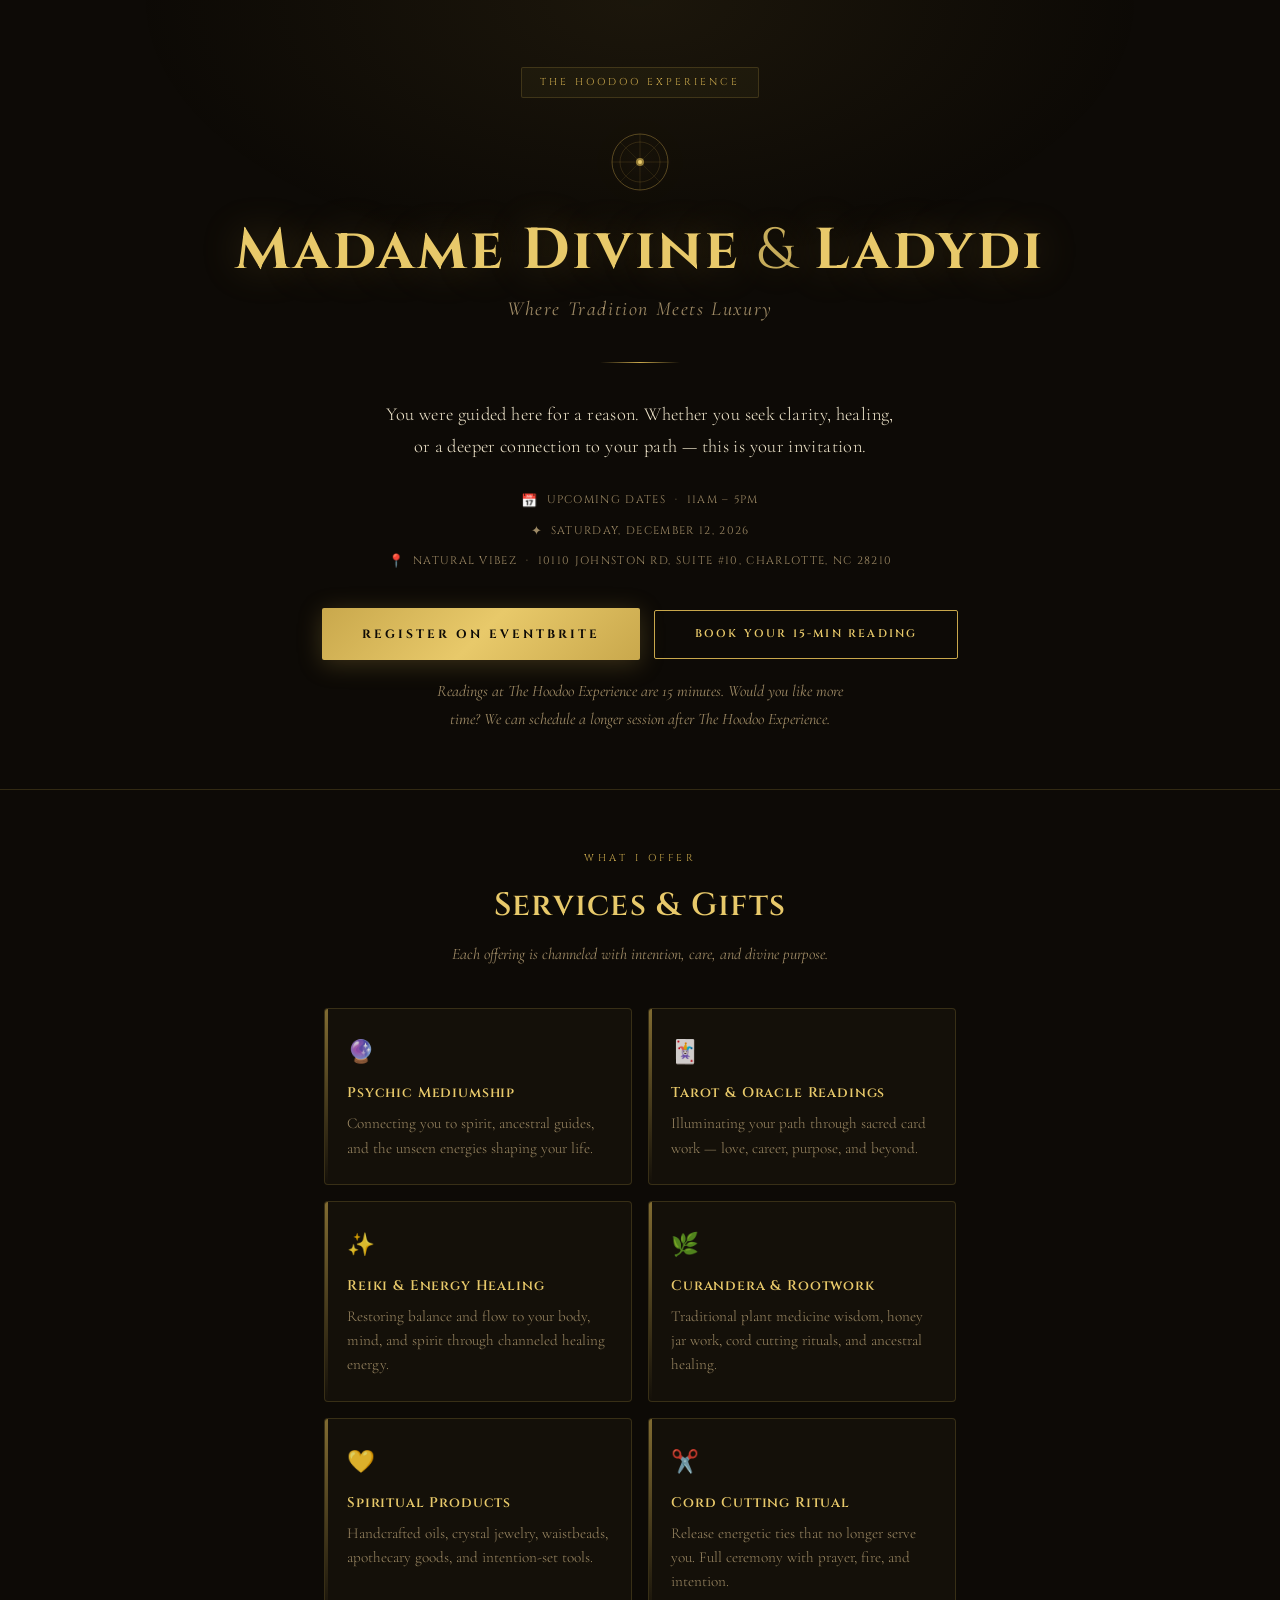
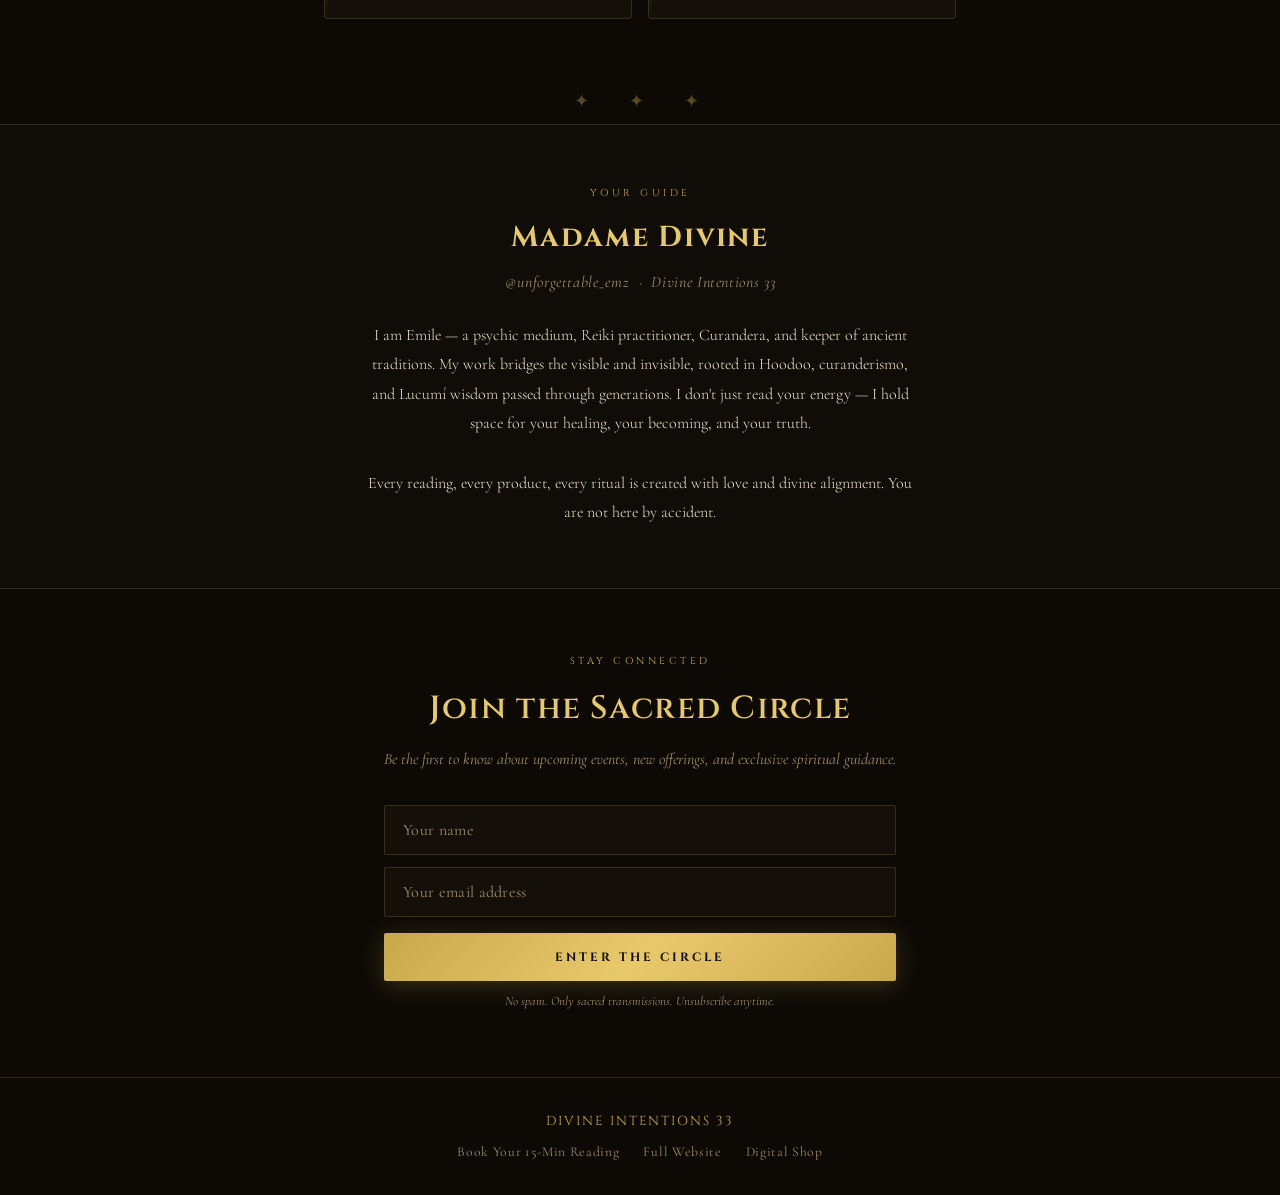
<file: queen-city-spirit-market.html>
<!DOCTYPE html>
<html lang="en">
<head>
  <meta charset="UTF-8" />
  <meta name="viewport" content="width=device-width, initial-scale=1.0"/>
  <title>The Hoodoo Experience | Madame Divine &amp; Ladydi</title>
  <link href="https://fonts.googleapis.com/css2?family=Cinzel:wght@400;600;700&family=Cormorant+Garamond:ital,wght@0,300;0,400;1,300;1,400&display=swap" rel="stylesheet"/>
  <style>
    *, *::before, *::after { box-sizing: border-box; margin: 0; padding: 0; }

    :root {
      --gold: #C9A84C;
      --gold-light: #E8C96A;
      --gold-pale: #F5E6B8;
      --bg: #0D0A06;
      --bg-card: #141009;
      --bg-section: #100D08;
      --text: #F0E6CC;
      --text-muted: #9E8A65;
      --border: rgba(201,168,76,0.2);
    }

    html { scroll-behavior: smooth; }

    body {
      background: var(--bg);
      color: var(--text);
      font-family: 'Cormorant Garamond', serif;
      font-size: 18px;
      line-height: 1.7;
      min-height: 100vh;
      overflow-x: hidden;
    }

    /* ── AMBIENT GLOW ── */
    .ambient {
      position: fixed;
      top: -30vh;
      left: 50%;
      transform: translateX(-50%);
      width: 80vw;
      height: 60vh;
      background: radial-gradient(ellipse, rgba(201,168,76,0.08) 0%, transparent 70%);
      pointer-events: none;
      z-index: 0;
    }

    /* ── HERO ── */
    .hero {
      position: relative;
      z-index: 1;
      text-align: center;
      padding: 64px 24px 56px;
      border-bottom: 1px solid var(--border);
    }

    .event-badge {
      display: inline-block;
      font-family: 'Cinzel', serif;
      font-size: 10px;
      letter-spacing: 0.3em;
      color: var(--gold);
      text-transform: uppercase;
      border: 1px solid var(--border);
      padding: 6px 18px;
      border-radius: 2px;
      margin-bottom: 32px;
      background: rgba(201,168,76,0.05);
    }

    .sigil {
      width: 64px;
      height: 64px;
      margin: 0 auto 24px;
      position: relative;
    }

    .sigil svg {
      width: 100%;
      height: 100%;
      filter: drop-shadow(0 0 12px rgba(201,168,76,0.4));
    }

    h1 {
      font-family: 'Cinzel', serif;
      font-size: clamp(2.2rem, 8vw, 3.6rem);
      font-weight: 700;
      letter-spacing: 0.05em;
      color: var(--gold-light);
      line-height: 1.15;
      margin-bottom: 8px;
      text-shadow: 0 0 40px rgba(201,168,76,0.3);
    }

    .subtitle {
      font-family: 'Cormorant Garamond', serif;
      font-style: italic;
      font-size: clamp(1rem, 3.5vw, 1.25rem);
      color: var(--text-muted);
      letter-spacing: 0.08em;
      margin-bottom: 36px;
    }

    .divider {
      width: 80px;
      height: 1px;
      background: linear-gradient(to right, transparent, var(--gold), transparent);
      margin: 0 auto 36px;
    }

    .hero-copy {
      max-width: 520px;
      margin: 0 auto 28px;
      font-size: clamp(1rem, 3vw, 1.15rem);
      color: var(--text);
      font-weight: 300;
      letter-spacing: 0.02em;
    }

    .cta-group {
      display: flex;
      flex-direction: column;
      gap: 14px;
      align-items: center;
    }

    .btn-primary {
      display: inline-block;
      background: linear-gradient(135deg, #C9A84C, #E8C96A, #C9A84C);
      color: #0D0A06;
      font-family: 'Cinzel', serif;
      font-size: 12px;
      font-weight: 700;
      letter-spacing: 0.25em;
      text-transform: uppercase;
      text-decoration: none;
      padding: 16px 40px;
      border-radius: 2px;
      width: 100%;
      max-width: 320px;
      text-align: center;
      transition: opacity 0.2s, transform 0.2s;
      box-shadow: 0 4px 24px rgba(201,168,76,0.25);
    }

    .btn-primary:hover { opacity: 0.88; transform: translateY(-1px); }

    .btn-secondary {
      display: inline-block;
      border: 1px solid var(--gold);
      color: var(--gold-light);
      font-family: 'Cinzel', serif;
      font-size: 11px;
      font-weight: 600;
      letter-spacing: 0.2em;
      text-transform: uppercase;
      text-decoration: none;
      padding: 14px 40px;
      border-radius: 2px;
      width: 100%;
      max-width: 320px;
      text-align: center;
      transition: background 0.2s, color 0.2s;
      background: transparent;
      cursor: pointer;
    }

    .reading-note {
      max-width: 420px;
      margin: 18px auto 0;
      text-align: center;
      font-style: italic;
      font-size: 1rem;
      color: var(--text-muted);
    }

    .btn-secondary:hover {
      background: rgba(201,168,76,0.08);
    }

    /* ── SERVICES ── */
    .section {
      position: relative;
      z-index: 1;
      padding: 60px 24px;
      max-width: 680px;
      margin: 0 auto;
    }

    .section-label {
      font-family: 'Cinzel', serif;
      font-size: 10px;
      letter-spacing: 0.35em;
      color: var(--gold);
      text-transform: uppercase;
      text-align: center;
      margin-bottom: 12px;
    }

    .section-title {
      font-family: 'Cinzel', serif;
      font-size: clamp(1.4rem, 5vw, 2rem);
      font-weight: 600;
      color: var(--gold-light);
      text-align: center;
      margin-bottom: 8px;
      letter-spacing: 0.04em;
    }

    .section-intro {
      text-align: center;
      font-style: italic;
      color: var(--text-muted);
      font-size: 1rem;
      margin-bottom: 40px;
    }

    .services-grid {
      display: grid;
      grid-template-columns: 1fr;
      gap: 16px;
    }

    .service-card {
      background: var(--bg-card);
      border: 1px solid var(--border);
      border-radius: 4px;
      padding: 24px 22px;
      position: relative;
      overflow: hidden;
      transition: border-color 0.2s;
    }

    .service-card::before {
      content: '';
      position: absolute;
      top: 0; left: 0;
      width: 3px; height: 100%;
      background: linear-gradient(to bottom, var(--gold), transparent);
      opacity: 0.6;
    }

    .service-card:hover { border-color: rgba(201,168,76,0.45); }

    .service-name {
      font-family: 'Cinzel', serif;
      font-size: 14px;
      font-weight: 600;
      color: var(--gold-light);
      letter-spacing: 0.06em;
      margin-bottom: 6px;
    }

    .service-desc {
      font-size: 0.95rem;
      color: var(--text-muted);
      font-weight: 300;
      line-height: 1.6;
    }

    .service-icon {
      font-size: 1.4rem;
      margin-bottom: 10px;
      display: block;
      opacity: 0.85;
    }

    /* ── ABOUT ── */
    .about-section {
      position: relative;
      z-index: 1;
      background: var(--bg-section);
      border-top: 1px solid var(--border);
      border-bottom: 1px solid var(--border);
      padding: 60px 24px;
      text-align: center;
    }

    .about-inner {
      max-width: 560px;
      margin: 0 auto;
    }

    .about-name {
      font-family: 'Cinzel', serif;
      font-size: clamp(1.3rem, 5vw, 1.8rem);
      color: var(--gold-light);
      margin-bottom: 6px;
      letter-spacing: 0.06em;
    }

    .about-title {
      font-style: italic;
      color: var(--text-muted);
      font-size: 1rem;
      margin-bottom: 24px;
      letter-spacing: 0.04em;
    }

    .about-text {
      font-size: 1rem;
      color: var(--text);
      font-weight: 300;
      line-height: 1.85;
    }

    /* ── EMAIL CAPTURE ── */
    .capture-section {
      position: relative;
      z-index: 1;
      padding: 64px 24px;
      max-width: 560px;
      margin: 0 auto;
      text-align: center;
    }

    .capture-section .section-title { margin-bottom: 10px; }

    .capture-section .section-intro { margin-bottom: 32px; }

    .form-group {
      display: flex;
      flex-direction: column;
      gap: 12px;
      margin-bottom: 16px;
    }

    .form-input {
      background: var(--bg-card);
      border: 1px solid var(--border);
      border-radius: 2px;
      color: var(--text);
      font-family: 'Cormorant Garamond', serif;
      font-size: 1rem;
      padding: 14px 18px;
      outline: none;
      transition: border-color 0.2s;
      width: 100%;
      letter-spacing: 0.02em;
    }

    .form-input::placeholder { color: var(--text-muted); }
    .form-input:focus { border-color: var(--gold); }

    .form-note {
      font-size: 0.8rem;
      color: var(--text-muted);
      font-style: italic;
      margin-top: 10px;
    }

    .success-msg {
      display: none;
      background: rgba(201,168,76,0.08);
      border: 1px solid var(--border);
      border-radius: 4px;
      padding: 20px;
      font-style: italic;
      color: var(--gold-light);
      font-size: 1rem;
      margin-top: 16px;
    }

    /* ── FOOTER ── */
    footer {
      position: relative;
      z-index: 1;
      border-top: 1px solid var(--border);
      padding: 32px 24px;
      text-align: center;
    }

    .footer-brand {
      font-family: 'Cinzel', serif;
      font-size: 13px;
      color: var(--gold);
      letter-spacing: 0.15em;
      margin-bottom: 8px;
    }

    .footer-links {
      display: flex;
      justify-content: center;
      gap: 24px;
      flex-wrap: wrap;
    }

    .footer-links a {
      color: var(--text-muted);
      text-decoration: none;
      font-size: 0.85rem;
      letter-spacing: 0.05em;
      transition: color 0.2s;
    }

    .footer-links a:hover { color: var(--gold-light); }

    /* ── ORNAMENT DIVIDER ── */
    .ornament {
      text-align: center;
      color: var(--gold);
      opacity: 0.4;
      font-size: 1.1rem;
      letter-spacing: 0.4em;
      padding: 8px 0;
    }

    .event-details {
      display: flex;
      flex-direction: column;
      gap: 8px;
      align-items: center;
      margin-bottom: 36px;
    }

    .event-detail-item {
      display: flex;
      align-items: center;
      gap: 8px;
      font-family: 'Cinzel', serif;
      font-size: 11px;
      letter-spacing: 0.12em;
      color: var(--text-muted);
      text-transform: uppercase;
    }

    .event-detail-icon { font-size: 13px; }

    @media (min-width: 480px) {
      .cta-group { flex-direction: row; justify-content: center; }
      .btn-primary, .btn-secondary { width: auto; }
    }

    @media (min-width: 600px) {
      .services-grid { grid-template-columns: 1fr 1fr; }
    }

    /* Fade in on load */
    @keyframes fadeUp {
      from { opacity: 0; transform: translateY(18px); }
      to   { opacity: 1; transform: translateY(0); }
    }
    .hero > * { animation: fadeUp 0.7s ease both; }
    .hero > *:nth-child(1) { animation-delay: 0.1s; }
    .hero > *:nth-child(2) { animation-delay: 0.2s; }
    .hero > *:nth-child(3) { animation-delay: 0.3s; }
    .hero > *:nth-child(4) { animation-delay: 0.4s; }
    .hero > *:nth-child(5) { animation-delay: 0.5s; }
    .hero > *:nth-child(6) { animation-delay: 0.6s; }
    .hero > *:nth-child(7) { animation-delay: 0.7s; }
    .hero h1 .amp { font-weight: 400; opacity: 0.85; }
  </style>
</head>
<body>

<div class="ambient"></div>

<!-- HERO -->
<section class="hero">
  <div class="event-badge">The Hoodoo Experience</div>

  <div class="sigil">
    <svg viewBox="0 0 64 64" fill="none" xmlns="http://www.w3.org/2000/svg">
      <circle cx="32" cy="32" r="28" stroke="#C9A84C" stroke-width="0.75" opacity="0.5"/>
      <circle cx="32" cy="32" r="20" stroke="#C9A84C" stroke-width="0.5" opacity="0.35"/>
      <line x1="32" y1="4" x2="32" y2="60" stroke="#C9A84C" stroke-width="0.5" opacity="0.3"/>
      <line x1="4" y1="32" x2="60" y2="32" stroke="#C9A84C" stroke-width="0.5" opacity="0.3"/>
      <line x1="12" y1="12" x2="52" y2="52" stroke="#C9A84C" stroke-width="0.5" opacity="0.2"/>
      <line x1="52" y1="12" x2="12" y2="52" stroke="#C9A84C" stroke-width="0.5" opacity="0.2"/>
      <circle cx="32" cy="32" r="4" fill="#C9A84C" opacity="0.7"/>
      <circle cx="32" cy="32" r="2" fill="#E8C96A"/>
    </svg>
  </div>

  <h1>Madame Divine <span class="amp">&amp;</span> Ladydi</h1>
  <p class="subtitle">Where Tradition Meets Luxury</p>
  <div class="divider"></div>
  <p class="hero-copy">
    You were guided here for a reason. Whether you seek clarity, healing, or a deeper connection to your path — this is your invitation.
  </p>
  <div class="event-details">
    <div class="event-detail-item">
      <span class="event-detail-icon">📅</span>
      <span>Upcoming dates &nbsp;·&nbsp; 11am – 5pm</span>
    </div>
    <div class="event-detail-item event-date" data-date="2026-11-14">
      <span class="event-detail-icon">✦</span>
      <span>Saturday, November 14, 2026</span>
    </div>
    <div class="event-detail-item event-date" data-date="2026-11-28">
      <span class="event-detail-icon">✦</span>
      <span>Saturday, November 28, 2026</span>
    </div>
    <div class="event-detail-item event-date" data-date="2026-12-12">
      <span class="event-detail-icon">✦</span>
      <span>Saturday, December 12, 2026</span>
    </div>
    <div class="event-detail-item">
      <span class="event-detail-icon">📍</span>
      <span>Natural Vibez &nbsp;·&nbsp; 10110 Johnston Rd, Suite #10, Charlotte, NC 28210</span>
    </div>
  </div>

  <div class="cta-group">
    <a href="https://www.eventbrite.com/e/the-hoodoo-experience-where-tradition-meets-luxury-tickets-1997169927014" class="btn-primary" target="_blank" rel="noopener">Register on Eventbrite</a>
    <a href="https://shopdivineintentions33.myshopify.com/products/private-reading-session-15-minutes" class="btn-secondary" target="_blank" rel="noopener">Book Your 15-Min Reading</a>
  </div>
  <p class="reading-note">Readings at The Hoodoo Experience are 15 minutes. Would you like more time? We can schedule a longer session after The Hoodoo Experience.</p>
</section>

<!-- SERVICES -->
<section class="section">
  <p class="section-label">What I Offer</p>
  <h2 class="section-title">Services & Gifts</h2>
  <p class="section-intro">Each offering is channeled with intention, care, and divine purpose.</p>

  <div class="services-grid">
    <div class="service-card">
      <span class="service-icon">🔮</span>
      <div class="service-name">Psychic Mediumship</div>
      <p class="service-desc">Connecting you to spirit, ancestral guides, and the unseen energies shaping your life.</p>
    </div>
    <div class="service-card">
      <span class="service-icon">🃏</span>
      <div class="service-name">Tarot & Oracle Readings</div>
      <p class="service-desc">Illuminating your path through sacred card work — love, career, purpose, and beyond.</p>
    </div>
    <div class="service-card">
      <span class="service-icon">✨</span>
      <div class="service-name">Reiki & Energy Healing</div>
      <p class="service-desc">Restoring balance and flow to your body, mind, and spirit through channeled healing energy.</p>
    </div>
    <div class="service-card">
      <span class="service-icon">🌿</span>
      <div class="service-name">Curandera & Rootwork</div>
      <p class="service-desc">Traditional plant medicine wisdom, honey jar work, cord cutting rituals, and ancestral healing.</p>
    </div>
    <div class="service-card">
      <span class="service-icon">💛</span>
      <div class="service-name">Spiritual Products</div>
      <p class="service-desc">Handcrafted oils, crystal jewelry, waistbeads, apothecary goods, and intention-set tools.</p>
    </div>
    <div class="service-card">
      <span class="service-icon">✂️</span>
      <div class="service-name">Cord Cutting Ritual</div>
      <p class="service-desc">Release energetic ties that no longer serve you. Full ceremony with prayer, fire, and intention.</p>
    </div>
  </div>
</section>

<div class="ornament">✦ &nbsp; ✦ &nbsp; ✦</div>

<!-- ABOUT -->
<section class="about-section">
  <div class="about-inner">
    <p class="section-label">Your Guide</p>
    <h2 class="about-name">Madame Divine</h2>
    <p class="about-title">@unforgettable_emz &nbsp;·&nbsp; Divine Intentions 33</p>
    <p class="about-text">
      I am Emile — a psychic medium, Reiki practitioner, Curandera, and keeper of ancient traditions. My work bridges the visible and invisible, rooted in Hoodoo, curanderismo, and Lucumí wisdom passed through generations. I don't just read your energy — I hold space for your healing, your becoming, and your truth.
      <br><br>
      Every reading, every product, every ritual is created with love and divine alignment. You are not here by accident.
    </p>
  </div>
</section>

<!-- EMAIL CAPTURE -->
<section class="capture-section" id="sacred-circle">
  <p class="section-label">Stay Connected</p>
  <h2 class="section-title">Join the Sacred Circle</h2>
  <p class="section-intro">Be the first to know about upcoming events, new offerings, and exclusive spiritual guidance.</p>

  <div class="form-group">
    <input type="text" class="form-input" id="name-input" placeholder="Your name" autocomplete="given-name"/>
    <input type="email" class="form-input" id="email-input" placeholder="Your email address" autocomplete="email"/>
  </div>

  <button class="btn-primary" onclick="handleSubmit()" style="width:100%; max-width:100%; cursor:pointer; border:none;">
    Enter the Circle
  </button>

  <p class="form-note">No spam. Only sacred transmissions. Unsubscribe anytime.</p>

  <div class="success-msg" id="success-msg">
    🌟 Welcome to the Sacred Circle. Watch your inbox — something beautiful is coming.
  </div>
</section>

<!-- FOOTER -->
<footer>
  <p class="footer-brand">DIVINE INTENTIONS 33</p>
  <div class="footer-links">
    <a href="https://shopdivineintentions33.myshopify.com/products/private-reading-session-15-minutes" target="_blank" rel="noopener">Book Your 15-Min Reading</a>
    <a href="https://madamedivine33.github.io/divine-intentions-33/" target="_blank" rel="noopener">Full Website</a>
    <a href="https://payhip.com/b/XkziM" target="_blank" rel="noopener">Digital Shop</a>
  </div>
</footer>

<script>
  function handleSubmit() {
    const name = document.getElementById('name-input').value.trim();
    const email = document.getElementById('email-input').value.trim();

    if (!name || !email) {
      alert('Please enter your name and email to join the Sacred Circle.');
      return;
    }

    const emailRegex = /^[^\s@]+@[^\s@]+\.[^\s@]+$/;
    if (!emailRegex.test(email)) {
      alert('Please enter a valid email address.');
      return;
    }

    // Send to your email via mailto fallback (replace with Mailchimp/ConvertKit later)
    const subject = encodeURIComponent('New Sacred Circle Sign-Up: ' + name);
    const body = encodeURIComponent('Name: ' + name + '\nEmail: ' + email + '\nSource: The Hoodoo Experience Landing Page');
    window.open('mailto:divinexintentions33@gmail.com?subject=' + subject + '&body=' + body);

    document.getElementById('success-msg').style.display = 'block';
    document.getElementById('name-input').value = '';
    document.getElementById('email-input').value = '';
  }

  // Hide event dates once they have passed
  (function () {
    var today = new Date(); today.setHours(0, 0, 0, 0);
    document.querySelectorAll('.event-date').forEach(function (el) {
      var d = new Date(el.getAttribute('data-date') + 'T23:59:59');
      if (d < today) el.style.display = 'none';
    });
  })();
</script>

</body>
</html>
</file>
<file: sanctuary.css>
/* Divine Intentions 33 — Soul Tribe sanctuary background.
   Shared by every page that links this file (add class "st-sanctuary" to <body>).
   The artwork sits on a fixed layer behind the page, softened by a warm ivory veil,
   so the figures and golden light glow through without competing with the content. */

:root {
  --st-ivory: #FFFCF4;
  --st-parchment: #FBF5E6;
  --st-cream: #F5EBD3;
  --st-ink: #3B2812;
  --st-ink-soft: #6E5332;
  --st-gold: #B08A3E;
  --st-gold-text: #7E5A1E;
  --st-honey: #D99A3C;
  --st-sunflower: #F2C24F;
  --st-blush: #EBC9C0;
}

html { background-color: var(--st-parchment); }

body.st-sanctuary {
  background: transparent !important;
  position: relative;
  isolation: isolate;
}

/* The artwork layer (position: fixed works on iOS, unlike background-attachment: fixed) */
body.st-sanctuary::after {
  content: '';
  position: fixed;
  inset: 0;
  z-index: -1;
  pointer-events: none;
  background-color: var(--st-parchment);
  /* a "pool of light": calmer in the centre where text sits, the artwork glowing more at the edges */
  background-image:
    radial-gradient(ellipse 62% 75% at 50% 50%, rgba(251,245,230,0.95) 0%, rgba(251,245,230,0.92) 45%, rgba(251,245,230,0.80) 100%),
    url("images/soul-tribe-1200.jpg");
  background-image:
    radial-gradient(ellipse 62% 75% at 50% 50%, rgba(251,245,230,0.95) 0%, rgba(251,245,230,0.92) 45%, rgba(251,245,230,0.80) 100%),
    image-set(url("images/soul-tribe-1200.avif") type("image/avif"),
              url("images/soul-tribe-1200.webp") type("image/webp"),
              url("images/soul-tribe-1200.jpg") type("image/jpeg"));
  background-size: cover, cover;
  background-position: center, 50% 32%;
  background-repeat: no-repeat;
}
/* Phones: smaller file, keep the central figures in view */
@media (max-width: 700px) {
  body.st-sanctuary::after {
    background-image:
      linear-gradient(180deg, rgba(251,245,230,0.89) 0%, rgba(251,245,230,0.91) 45%, rgba(251,245,230,0.93) 100%),
      url("images/soul-tribe-800.webp");
    background-image:
      linear-gradient(180deg, rgba(251,245,230,0.89) 0%, rgba(251,245,230,0.91) 45%, rgba(251,245,230,0.93) 100%),
      image-set(url("images/soul-tribe-800.avif") type("image/avif"),
                url("images/soul-tribe-800.webp") type("image/webp"));
    background-position: center, 45% 30%;
  }
}

/* Homepage hero: the full artwork, never cropped, fading softly into parchment */
.st-hero-art {
  position: relative;
  width: 100%;
  max-width: 1920px;
  margin: 0 auto;
}
.st-hero-art img {
  display: block;
  width: 100%;
  height: auto;
  aspect-ratio: 1672 / 941;
  -webkit-mask-image: linear-gradient(to bottom, #000 0%, #000 84%, transparent 100%);
          mask-image: linear-gradient(to bottom, #000 0%, #000 84%, transparent 100%);
}
@media (min-width: 1921px) {
  .st-hero-art img {
    -webkit-mask-image: linear-gradient(to bottom, #000 84%, transparent 100%), linear-gradient(to right, transparent 0%, #000 5%, #000 95%, transparent 100%);
    -webkit-mask-composite: source-in;
            mask-image: linear-gradient(to bottom, #000 84%, transparent 100%), linear-gradient(to right, transparent 0%, #000 5%, #000 95%, transparent 100%);
            mask-composite: intersect;
  }
}
.st-hero-caption {
  position: absolute;
  left: 0; right: 0; bottom: 3%;
  margin: 0;
  text-align: center;
  font-family: 'Cormorant Garamond', Georgia, serif;
  font-style: italic;
  font-size: clamp(0.85rem, 1.4vw, 1.05rem);
  letter-spacing: 0.08em;
  color: var(--st-ink-soft);
}

@media (prefers-reduced-motion: reduce) {
  body.st-sanctuary *, body.st-sanctuary *::before, body.st-sanctuary *::after {
    animation-duration: 0.01ms !important;
    animation-iteration-count: 1 !important;
    transition-duration: 0.01ms !important;
    scroll-behavior: auto !important;
  }
}

/* Let the sanctuary show softly through full-width content panels */
body.st-sanctuary #shop { background: transparent; }
body.st-sanctuary .pc,
body.st-sanctuary #services.pc {
  background: linear-gradient(180deg, rgba(251,245,230,0.45) 0%, rgba(253,249,239,0.35) 50%, rgba(245,235,211,0.5) 100%);
}

/* Cards and panels: a warm ivory fill so text always rests on calm ground above the artwork */
body.st-sanctuary .pillar,
body.st-sanctuary .s-pillar,
body.st-sanctuary .service-card,
body.st-sanctuary .pay-method,
body.st-sanctuary .notice-box,
body.st-sanctuary .strand-card,
body.st-sanctuary .product-card {
  background: rgba(255,252,244,0.84);
}
body.st-sanctuary .strand-card.luxe-card {
  background: linear-gradient(135deg, rgba(255,246,220,0.9) 0%, rgba(255,252,244,0.86) 100%);
}
body.st-sanctuary #herbals { background: linear-gradient(180deg, rgba(214,226,190,0.18) 0%, transparent 80%); }
body.st-sanctuary .herbal-category { background: rgba(250,251,242,0.86); }
body.st-sanctuary .herbal-cat-header { background: rgba(226,234,206,0.78); }
</file>
<file: reviews.css>
/* Soul Tribe Reviews — Divine Intentions 33 by Madame Divine
   Warm ivory, antique gold, honey amber and sunflower on parchment.
   Shared by index.html (Reviews page + homepage feature) and leave-a-review/. */

.st-scope, .st-form-wrap, .st-gallery-wrap, [data-st-review-featured] {
  --st-ivory: #FFFCF4;
  --st-parchment: #FBF5E6;
  --st-cream: #F5EBD3;
  --st-ink: #3B2812;
  --st-ink-soft: #6E5332;
  --st-gold: #B08A3E;
  --st-gold-deep: #7E5A1E;
  --st-gold-rule: rgba(176, 138, 62, 0.38);
  --st-honey: #D99A3C;
  --st-sunflower: #F2C24F;
  --st-blush: #EBC9C0;
  --st-sage: #6E7A4C;
  --st-error: #8A2E1A;
}

.st-sr { position: absolute !important; width: 1px; height: 1px; padding: 0; margin: -1px; overflow: hidden; clip: rect(0 0 0 0); white-space: nowrap; border: 0; }
.st-center { text-align: center; }
[data-st-featured-section][hidden], .st-scope [hidden] { display: none !important; }

/* ── Page hero ─────────────────────────────────────────── */
.st-hero {
  max-width: 820px;
  margin: 0 auto;
  padding: 4.5rem 1.5rem 2.5rem;
  text-align: center;
  color: var(--st-ink);
}
.st-sun { width: 100%; height: 100%; color: var(--st-gold); }
.st-hero-sun { display: block; width: 58px; height: 58px; margin: 0 auto 1rem; }
.st-eyebrow {
  font-family: 'Cinzel', serif;
  font-size: 0.7rem;
  letter-spacing: 0.32em;
  text-transform: uppercase;
  color: var(--st-gold-deep);
  margin: 0 0 0.9rem;
}
.st-title {
  font-family: 'Cinzel', serif;
  font-weight: 600;
  font-size: clamp(2rem, 5.4vw, 3.2rem);
  letter-spacing: 0.06em;
  line-height: 1.15;
  color: var(--st-ink);
  margin: 0 0 0.8rem;
}
.st-subtitle {
  font-family: 'Cormorant Garamond', Georgia, serif;
  font-style: italic;
  font-size: clamp(1.15rem, 2.6vw, 1.45rem);
  color: var(--st-gold-deep);
  margin: 0 0 1.6rem;
}
/* Taíno-inspired rule: sun in the middle, stepped spirals at each end */
.st-rule {
  display: flex; align-items: center; justify-content: center; gap: 0.9rem;
  margin: 0 auto 1.6rem; max-width: 420px; color: var(--st-gold);
}
.st-rule::before, .st-rule::after {
  content: ''; flex: 1; height: 1px;
  background: linear-gradient(90deg, transparent, var(--st-gold-rule) 30%, var(--st-gold) 100%);
}
.st-rule::after { transform: scaleX(-1); }
.st-rule svg { width: 26px; height: 26px; flex: none; }
.st-welcome {
  font-family: 'Cormorant Garamond', Georgia, serif;
  font-size: clamp(1.08rem, 2.2vw, 1.22rem);
  line-height: 1.85;
  color: var(--st-ink);
  margin: 0 auto 2rem;
  max-width: 680px;
}

/* ── Buttons ───────────────────────────────────────────── */
.st-btn {
  display: inline-flex; align-items: center; justify-content: center; gap: 0.6rem;
  min-height: 48px;
  padding: 0.9rem 2.2rem;
  font-family: 'Cinzel', serif;
  font-size: 0.8rem;
  font-weight: 600;
  letter-spacing: 0.2em;
  text-transform: uppercase;
  text-decoration: none;
  border-radius: 2px;
  cursor: pointer;
  transition: background 0.25s, color 0.25s, box-shadow 0.25s, transform 0.2s;
}
.st-btn-gold {
  background: linear-gradient(135deg, #E9C878 0%, var(--st-gold) 55%, #9A7430 100%);
  color: #2A1C0A;
  border: 1px solid #8F6C2C;
  box-shadow: 0 6px 22px rgba(176, 138, 62, 0.28), inset 0 1px 0 rgba(255, 246, 220, 0.6);
}
.st-btn-gold:hover { transform: translateY(-1px); box-shadow: 0 10px 28px rgba(176, 138, 62, 0.36), inset 0 1px 0 rgba(255, 246, 220, 0.6); }
.st-btn-gold:disabled { opacity: 0.65; cursor: wait; transform: none; }
.st-btn-outline {
  background: rgba(255, 252, 244, 0.7);
  color: var(--st-gold-deep);
  border: 1px solid var(--st-gold);
}
.st-btn-outline:hover { background: var(--st-cream); color: var(--st-ink); }
.st-btn:focus-visible, .st-filter:focus-visible, .st-more:focus-visible,
.st-photo-pick:focus-visible, .st-photo-remove:focus-visible {
  outline: 2px solid var(--st-honey); outline-offset: 3px;
}

/* ── Sections ──────────────────────────────────────────── */
.st-section { max-width: 1180px; margin: 0 auto; padding: 1rem 1.25rem 3.5rem; }
.st-section-head { text-align: center; margin-bottom: 1.8rem; }
.st-section-title {
  font-family: 'Cinzel', serif; font-weight: 600;
  font-size: clamp(1.35rem, 3vw, 1.75rem);
  letter-spacing: 0.08em; color: var(--st-ink); margin: 0 0 0.4rem;
}
.st-section-sub {
  font-family: 'Cormorant Garamond', Georgia, serif; font-style: italic;
  font-size: 1.08rem; color: var(--st-ink-soft); margin: 0;
}

/* ── Summary + filters ─────────────────────────────────── */
.st-status { text-align: center; font-family: 'Cormorant Garamond', Georgia, serif; font-style: italic; font-size: 1.1rem; color: var(--st-ink-soft); padding: 2rem 0; }
.st-summary {
  display: flex; flex-wrap: wrap; align-items: center; justify-content: center; gap: 0.3rem 0.8rem;
  margin: 0 0 1.4rem; font-family: 'Jost', sans-serif; font-size: 0.92rem; color: var(--st-ink-soft);
}
.st-summary-stars { color: var(--st-honey); letter-spacing: 0.14em; font-size: 1.1rem; }
.st-filters { display: flex; flex-wrap: wrap; justify-content: center; gap: 0.6rem; margin: 0 0 2rem; }
.st-filter {
  display: inline-flex; align-items: center; gap: 0.55rem;
  min-height: 44px; padding: 0.55rem 1.3rem;
  font-family: 'Cinzel', serif; font-size: 0.74rem; font-weight: 600; letter-spacing: 0.16em; text-transform: uppercase;
  color: var(--st-gold-deep); background: rgba(255, 252, 244, 0.8);
  border: 1px solid var(--st-gold-rule); border-radius: 999px; cursor: pointer;
  transition: background 0.2s, color 0.2s, border-color 0.2s;
}
.st-filter:hover { border-color: var(--st-gold); }
.st-filter[aria-pressed="true"] { background: var(--st-gold); color: #2A1C0A; border-color: var(--st-gold); }
.st-filter:disabled { opacity: 0.45; cursor: default; }
.st-count {
  font-family: 'Jost', sans-serif; font-size: 0.72rem; letter-spacing: 0;
  min-width: 1.6em; padding: 0.05rem 0.45rem; border-radius: 999px;
  background: rgba(176, 138, 62, 0.14);
}
.st-filter[aria-pressed="true"] .st-count { background: rgba(255, 252, 244, 0.45); }

/* ── Review cards ──────────────────────────────────────── */
.st-grid {
  display: grid;
  grid-template-columns: repeat(auto-fit, minmax(min(100%, 300px), 370px));
  justify-content: center;
  gap: 1.5rem;
  align-items: start;
}
.st-card {
  position: relative;
  display: flex; flex-direction: column;
  background:
    linear-gradient(180deg, rgba(255, 252, 244, 0.96) 0%, rgba(251, 245, 230, 0.94) 100%);
  border: 1px solid var(--st-gold-rule);
  box-shadow: 0 10px 30px rgba(59, 40, 18, 0.08);
  color: var(--st-ink);
}
/* inner gilt frame */
.st-card::before {
  content: ''; position: absolute; inset: 6px; pointer-events: none;
  border: 1px solid rgba(176, 138, 62, 0.22);
}
/* sunflower-gold top hairline */
.st-card::after {
  content: ''; position: absolute; top: 0; left: 18%; right: 18%; height: 2px;
  background: linear-gradient(90deg, transparent, var(--st-gold), var(--st-sunflower), var(--st-gold), transparent);
}
.st-card[hidden] { display: none; }
.st-card-photo { margin: 0; padding: 12px 12px 0; }
.st-card-photo img {
  display: block; width: 100%; aspect-ratio: 4 / 3; object-fit: cover;
  border: 1px solid rgba(176, 138, 62, 0.3); background: var(--st-cream);
}
.st-card-body { padding: 1.5rem 1.6rem 1.4rem; display: flex; flex-direction: column; gap: 0.75rem; flex: 1; }
.st-card-stars { margin: 0; color: var(--st-honey); font-size: 1.15rem; letter-spacing: 0.16em; line-height: 1; }
.st-card-cat { margin: 0; display: flex; flex-wrap: wrap; align-items: center; gap: 0.4rem 0.6rem; }
.st-chip {
  display: inline-block; padding: 0.22rem 0.7rem; border-radius: 999px;
  font-family: 'Cinzel', serif; font-size: 0.64rem; font-weight: 600; letter-spacing: 0.14em; text-transform: uppercase;
  border: 1px solid;
}
.st-chip-service { color: var(--st-gold-deep); border-color: rgba(176, 138, 62, 0.5); background: rgba(242, 194, 79, 0.14); }
.st-chip-product { color: #5E5A2E; border-color: rgba(110, 122, 76, 0.45); background: rgba(214, 226, 190, 0.32); }
.st-card-item { font-family: 'Jost', sans-serif; font-size: 0.8rem; color: var(--st-ink-soft); }
.st-card-text {
  margin: 0; padding: 0;
  font-family: 'Cormorant Garamond', Georgia, serif;
  font-size: 1.12rem; line-height: 1.75; color: var(--st-ink);
  overflow-wrap: anywhere;
}
.st-card-text p { margin: 0 0 0.6rem; }
.st-card-text p:last-child { margin-bottom: 0; }
.st-card-text p:first-child::before { content: '“'; color: var(--st-gold); font-size: 1.5em; line-height: 0; margin-right: 0.05em; vertical-align: -0.2em; }
.st-card-text p:last-child::after { content: '”'; color: var(--st-gold); }
.st-clamped { display: -webkit-box; -webkit-line-clamp: 8; -webkit-box-orient: vertical; overflow: hidden; }
.st-clamped-short { display: -webkit-box; -webkit-line-clamp: 6; -webkit-box-orient: vertical; overflow: hidden; }
.st-more {
  align-self: flex-start; min-height: 40px; padding: 0.3rem 0; background: none; border: 0; cursor: pointer;
  font-family: 'Jost', sans-serif; font-size: 0.85rem; color: var(--st-gold-deep);
  text-decoration: underline; text-underline-offset: 3px;
}
.st-card-foot { margin-top: auto; padding-top: 0.8rem; border-top: 1px solid rgba(176, 138, 62, 0.2); display: flex; flex-wrap: wrap; justify-content: space-between; align-items: baseline; gap: 0.3rem 1rem; }
.st-card-name { margin: 0; font-family: 'Cinzel', serif; font-size: 0.82rem; font-weight: 600; letter-spacing: 0.1em; color: var(--st-gold-deep); }
.st-card-date { font-family: 'Jost', sans-serif; font-size: 0.78rem; color: var(--st-ink-soft); }

/* ── Empty / closed / thank-you states ─────────────────── */
.st-empty, .st-closed, .st-thanks {
  max-width: 620px; margin: 0 auto; padding: 2.5rem 1.8rem; text-align: center;
  background: rgba(255, 252, 244, 0.88); border: 1px solid var(--st-gold-rule);
  box-shadow: 0 10px 30px rgba(59, 40, 18, 0.06);
}
.st-thanks:focus { outline: none; }
.st-empty-sun { display: block; width: 48px; height: 48px; margin: 0 auto 1rem; }
.st-empty-title { font-family: 'Cinzel', serif; font-weight: 600; font-size: 1.15rem; letter-spacing: 0.06em; color: var(--st-ink); margin: 0 0 0.6rem; }
.st-empty-text { font-family: 'Cormorant Garamond', Georgia, serif; font-size: 1.1rem; line-height: 1.75; color: var(--st-ink-soft); margin: 0; }

/* ── Form ──────────────────────────────────────────────── */
.st-form-card {
  max-width: 760px; margin: 0 auto;
  background:
    radial-gradient(ellipse at 50% 0%, rgba(242, 194, 79, 0.12), transparent 60%),
    linear-gradient(180deg, rgba(255, 252, 244, 0.96), rgba(251, 245, 230, 0.95));
  border: 1px solid var(--st-gold-rule);
  box-shadow: 0 16px 44px rgba(59, 40, 18, 0.10);
  padding: 2.4rem 2.2rem 2.2rem;
  position: relative;
}
.st-form-card::before { content: ''; position: absolute; inset: 8px; border: 1px solid rgba(176, 138, 62, 0.2); pointer-events: none; }
.st-form-card > * { position: relative; }
.st-form-card .st-section-head { margin-bottom: 1.6rem; }
.st-form { display: flex; flex-direction: column; gap: 1.35rem; color: var(--st-ink); }
.st-row { display: grid; grid-template-columns: 1fr 1fr; gap: 1.35rem; }
.st-field { display: flex; flex-direction: column; gap: 0.45rem; margin: 0; padding: 0; border: 0; min-width: 0; }
.st-field > label:not(.st-choice), .st-field > legend, .st-label {
  font-family: 'Cinzel', serif; font-size: 0.74rem; font-weight: 600; letter-spacing: 0.14em; text-transform: uppercase;
  color: var(--st-gold-deep); padding: 0; margin: 0 0 0.1rem;
}
.st-opt { font-family: 'Jost', sans-serif; font-weight: 400; text-transform: none; letter-spacing: 0; color: var(--st-ink-soft); font-size: 0.8rem; }
.st-form input[type="text"], .st-form input[type="email"], .st-form select, .st-form textarea {
  width: 100%; box-sizing: border-box;
  min-height: 48px; padding: 0.8rem 0.95rem;
  font-family: 'Jost', sans-serif; font-size: 16px; /* 16px stops iPhones zooming in */
  color: var(--st-ink); background: #FFFDF8;
  border: 1px solid rgba(176, 138, 62, 0.45); border-radius: 2px;
  transition: border-color 0.2s, box-shadow 0.2s;
}
.st-form textarea { min-height: 150px; resize: vertical; line-height: 1.6; }
.st-form select { appearance: none; -webkit-appearance: none; padding-right: 2.4rem;
  background-image: url("data:image/svg+xml,%3Csvg xmlns='http://www.w3.org/2000/svg' viewBox='0 0 10 6'%3E%3Cpath d='M1 1l4 4 4-4' fill='none' stroke='%23B08A3E' stroke-width='1.5'/%3E%3C/svg%3E");
  background-repeat: no-repeat; background-position: right 0.95rem center; background-size: 12px 8px; }
.st-form input::placeholder, .st-form textarea::placeholder { color: rgba(110, 83, 50, 0.62); }
.st-form input:focus, .st-form select:focus, .st-form textarea:focus {
  outline: none; border-color: var(--st-gold); box-shadow: 0 0 0 3px rgba(242, 194, 79, 0.3);
}
.st-hint { margin: 0; font-family: 'Jost', sans-serif; font-size: 0.82rem; line-height: 1.55; color: var(--st-ink-soft); }
.st-privacy { color: var(--st-gold-deep); }
.st-counter:empty { display: none; }

/* stars */
.st-stars { position: relative; display: inline-flex; gap: 0.25rem; }
.st-star-input { position: absolute; opacity: 0; width: 1px; height: 1px; }
.st-star { cursor: pointer; width: 46px; height: 46px; display: inline-flex; align-items: center; justify-content: center; }
.st-star svg { width: 36px; height: 36px; fill: transparent; stroke: var(--st-gold); stroke-width: 1.4; transition: fill 0.15s, transform 0.15s; }
/* the chosen star lights itself and every star before it */
.st-stars:has(.st-star-input:checked) .st-star svg { fill: var(--st-honey); }
.st-star-input:checked + .st-star ~ .st-star svg { fill: transparent; }
/* hover preview on devices with a mouse */
@media (hover: hover) {
  .st-stars.st-stars:hover .st-star svg { fill: var(--st-sunflower); }
  .st-stars.st-stars .st-star:hover ~ .st-star svg { fill: transparent; }
  .st-star:hover svg { transform: scale(1.08); }
}
.st-star-input:focus-visible + .st-star { outline: 2px solid var(--st-honey); outline-offset: 2px; border-radius: 4px; }
.st-rating-label { margin: 0; min-height: 1.3em; font-family: 'Cormorant Garamond', Georgia, serif; font-style: italic; font-size: 1.08rem; color: var(--st-gold-deep); }

/* photo */
.st-photo { display: flex; flex-wrap: wrap; align-items: center; gap: 0.8rem; }
.st-photo-input { position: absolute; opacity: 0; width: 1px; height: 1px; }
.st-photo-pick, .st-photo-remove {
  display: inline-flex; align-items: center; min-height: 44px; padding: 0.55rem 1.2rem; cursor: pointer;
  font-family: 'Jost', sans-serif; font-size: 0.9rem; color: var(--st-gold-deep);
  background: #FFFDF8; border: 1px dashed var(--st-gold); border-radius: 2px;
}
.st-photo-input:focus-visible + .st-photo-pick { outline: 2px solid var(--st-honey); outline-offset: 3px; }
.st-photo-preview { display: flex; align-items: center; gap: 0.9rem; }
.st-photo-preview img { width: 88px; height: 88px; object-fit: cover; border: 1px solid var(--st-gold-rule); }
.st-photo-remove { border-style: solid; font-size: 0.85rem; }

/* consent */
.st-choice {
  display: flex; text-transform: none; letter-spacing: 0; align-items: flex-start; gap: 0.7rem; cursor: pointer;
  padding: 0.75rem 0.95rem; background: #FFFDF8; border: 1px solid rgba(176, 138, 62, 0.3);
  font-family: 'Jost', sans-serif; font-size: 0.92rem; line-height: 1.5; color: var(--st-ink);
}
.st-choice:has(input:checked) { border-color: var(--st-gold); background: rgba(242, 194, 79, 0.1); }
.st-choice input { margin-top: 0.2rem; width: 18px; height: 18px; accent-color: var(--st-gold); flex: none; }

.st-hp { position: absolute; left: -9999px; width: 1px; height: 1px; overflow: hidden; }
.st-error {
  margin: 0; padding: 0.8rem 1rem; font-family: 'Jost', sans-serif; font-size: 0.9rem; line-height: 1.5;
  color: var(--st-error); background: rgba(235, 201, 192, 0.35); border-left: 3px solid var(--st-error);
}
.st-submit { align-self: center; margin-top: 0.4rem; }

/* ── Homepage feature ──────────────────────────────────── */
.st-home { padding: 3.5rem 1.25rem 3rem; border-top: 1px solid rgba(176, 138, 62, 0.27); }
.st-grid-featured { max-width: 1100px; margin: 0 auto; }
.st-featured-more { text-align: center; margin: 2rem 0 0; }

/* ── Leave-a-review landing page (QR code destination) ── */
.st-landing-header {
  display: flex; justify-content: center; padding: 1.4rem 1rem 0.4rem;
}
.st-landing-logo { display: inline-flex; flex-direction: column; align-items: center; text-decoration: none; color: var(--st-ink, #3B2812); line-height: 1; }
.st-landing-logo .st-logo-name { font-family: 'Cinzel', serif; font-weight: 600; font-size: 1.05rem; letter-spacing: 0.16em; }
.st-landing-logo .st-logo-by { font-family: 'Cormorant Garamond', serif; font-style: italic; font-size: 0.92rem; color: #6E5332; margin-top: 4px; }
.st-landing .st-hero { padding: 1.6rem 1.25rem 1.4rem; }
.st-landing .st-welcome { margin-bottom: 0; }
.st-landing-foot { text-align: center; padding: 1rem 1.25rem 3rem; font-family: 'Jost', sans-serif; font-size: 0.9rem; color: #6E5332; }
.st-landing-foot a { color: #7E5A1E; text-underline-offset: 3px; }
.st-tagline { font-family: 'Cormorant Garamond', serif; font-style: italic; font-size: 1rem; color: #7E5A1E; margin: 0.8rem 0 0; }

@media (max-width: 640px) {
  .st-hero { padding: 3rem 1.1rem 1.8rem; }
  .st-row { grid-template-columns: 1fr; }
  .st-form-card { padding: 1.8rem 1.15rem 1.6rem; }
  .st-form-card::before { inset: 5px; }
  .st-card-body { padding: 1.3rem 1.25rem 1.2rem; }
  .st-btn { width: 100%; padding: 0.9rem 1.2rem; }
  .st-filters { gap: 0.45rem; }
  .st-filter { padding: 0.5rem 0.95rem; letter-spacing: 0.1em; }
  .st-star { width: 44px; height: 44px; }
}

@media (prefers-reduced-motion: reduce) {
  .st-btn, .st-star svg, .st-filter { transition: none; }
}
</file>
